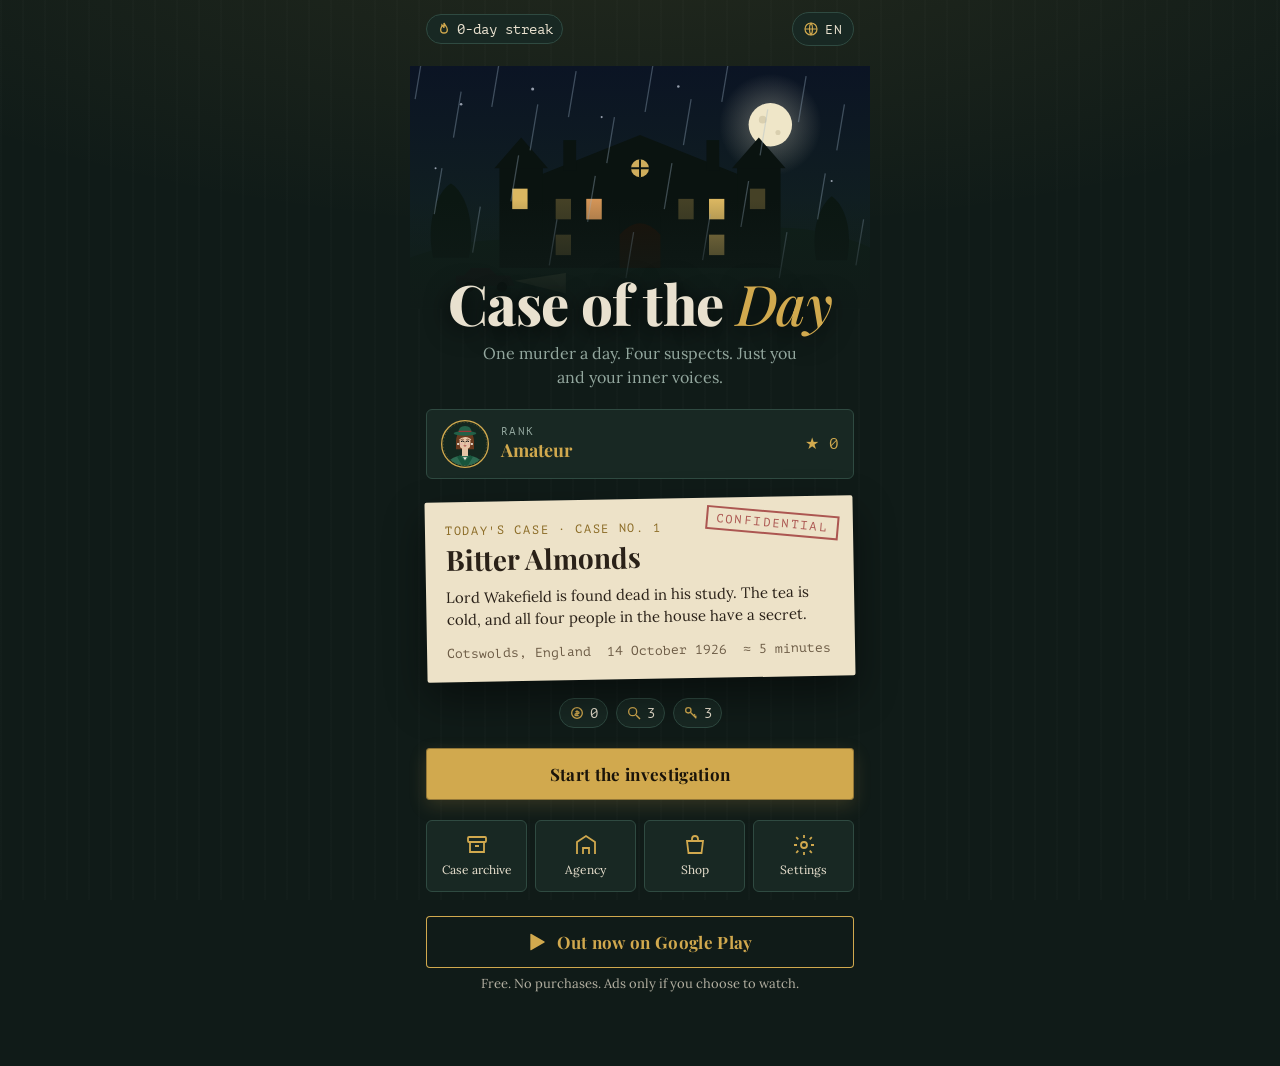
<file: index.html>
<!doctype html><html lang="en"><head><meta charset="utf-8">
<meta name="viewport" content="width=device-width,initial-scale=1,viewport-fit=cover,user-scalable=no">
<meta name="theme-color" content="#101b18">
<title>Case of the Day</title>
<style>html{background:#101b18}:root{padding-top:env(safe-area-inset-top,0px);padding-bottom:env(safe-area-inset-bottom,0px)}body{margin:0;overscroll-behavior:none}img{max-width:100%}</style>
<meta name="description" content="A cozy 1920s mystery: one new case every day. Search the scene, catch the lie, name the culprit. Free in your browser.">
<meta property="og:title" content="Case of the Day">
<meta property="og:description" content="A cozy 1920s mystery: one new case every day. Search the scene, catch the lie, name the culprit. Free in your browser.">
<meta property="og:type" content="website">
<meta property="og:url" content="https://frameoneproduction-hash.github.io/case-of-the-day/">
<meta property="og:image" content="https://frameoneproduction-hash.github.io/case-of-the-day/og-image.png">
<meta name="twitter:card" content="summary_large_image">
<link rel="icon" type="image/png" href="icon.png">
</head><body>
<link rel="stylesheet" href="fonts.css">
<link rel="stylesheet" href="css/app.css">

<div class="app" id="app">

  <!-- HOME -->
  <section id="s-home" hidden>
    <div class="title-top">
      <span class="chip" id="home-streak-chip"><svg viewBox="0 0 24 24" fill="none" stroke="currentColor" stroke-width="2"><path d="M12 3c1 4 5 5 5 10a5 5 0 0 1-10 0c0-3 2-4 2-7 1 1 2 2 3 4 0-3 0-5 0-7Z"/></svg><span id="home-streak"></span></span>
      <button class="lang-btn" data-open-lang><svg viewBox="0 0 24 24" fill="none" stroke="currentColor" stroke-width="1.8"><circle cx="12" cy="12" r="9"/><path d="M3 12h18M12 3c3 3.2 3 14.8 0 18M12 3c-3 3.2-3 14.8 0 18"/></svg><span class="lang-code">RU</span></button>
    </div>
    <div class="hero" aria-hidden="true">
      <svg viewBox="0 0 360 190">
        <defs>
          <linearGradient id="sky" x1="0" y1="0" x2="0" y2="1"><stop offset="0" stop-color="#0b1424"/><stop offset="1" stop-color="#14261f"/></linearGradient>
          <radialGradient id="moonglow" cx=".5" cy=".5" r=".5"><stop offset="0" stop-color="#f3ecd2" stop-opacity=".35"/><stop offset="1" stop-color="#f3ecd2" stop-opacity="0"/></radialGradient>
          <linearGradient id="fade" x1="0" y1="0" x2="0" y2="1"><stop offset=".55" stop-color="#101b18" stop-opacity="0"/><stop offset="1" stop-color="#101b18"/></linearGradient>
          <clipPath id="heroclip"><rect width="360" height="190"/></clipPath>
        </defs>
        <rect width="360" height="190" fill="url(#sky)"/>
        <circle cx="282" cy="46" r="40" fill="url(#moonglow)"/><circle cx="282" cy="46" r="17" fill="#efe6c8"/>
        <circle cx="276" cy="42" r="3" fill="#d9cfaf"/><circle cx="288" cy="52" r="2" fill="#d9cfaf"/>
        <g fill="#cfd7e6" opacity=".7"><circle cx="40" cy="30" r="1"/><circle cx="96" cy="18" r="1.2"/><circle cx="150" cy="40" r=".8"/><circle cx="210" cy="16" r="1"/><circle cx="330" cy="90" r=".8"/><circle cx="20" cy="80" r=".8"/></g>
        <path d="M0 150q60-22 120-10t120-6 120 8v48H0Z" fill="#0f1f19"/>
        <path d="M18 150c-6-30 4-52 14-58 10 6 20 28 14 58Z" fill="#0b1712"/><path d="M318 152c-5-26 4-44 12-50 9 6 17 24 12 50Z" fill="#0b1712"/>
        <g fill="#0a1310"><rect x="88" y="92" width="184" height="66"/><path d="M80 94 180 54 280 94Z"/><rect x="70" y="78" width="34" height="80"/><path d="M66 80 87 56 108 80Z"/><rect x="256" y="78" width="34" height="80"/><path d="M252 80 273 56 294 80Z"/><rect x="120" y="58" width="10" height="24"/><rect x="232" y="58" width="10" height="24"/><rect x="164" y="118" width="32" height="40"/></g>
        <path d="M164 158v-26q16-18 32 0v26" fill="#1a120a"/>
        <g fill="#f2c96a"><rect x="80" y="96" width="12" height="16" opacity=".9"/><rect x="114" y="104" width="12" height="16" opacity=".25"/><rect x="138" y="104" width="12" height="16" class="lit"/><rect x="210" y="104" width="12" height="16" opacity=".25"/><rect x="234" y="104" width="12" height="16" opacity=".9"/><rect x="266" y="96" width="12" height="16" opacity=".25"/><rect x="114" y="132" width="12" height="16" opacity=".25"/><rect x="234" y="132" width="12" height="16" opacity=".6"/><circle cx="180" cy="80" r="7" opacity=".85"/></g>
        <rect x="138" y="104" width="12" height="16" fill="#9c3434" opacity=".35"/><path d="M180 73v14M173 80h14" stroke="#0a1310" stroke-width="1.5"/>
        <g transform="translate(36 160)"><path d="M0 12h46l-4-8h-10l-6-6h-14l-6 6H0Z" fill="#161616"/><circle cx="10" cy="13" r="4" fill="#050505"/><circle cx="36" cy="13" r="4" fill="#050505"/><path d="M46 8l40-6v16Z" fill="#f2e3a6" opacity=".18"/></g>
        <g clip-path="url(#heroclip)" stroke="#9fb4c8" stroke-opacity=".35" stroke-width="1"><g class="rain"><path d="M10 -10l-6 36M40 20l-6 36M70 -4l-6 36M100 30l-6 36M130 4l-6 36M160 40l-6 36M190 0l-6 36M220 26l-6 36M250 -8l-6 36M280 34l-6 36M310 8l-6 36M340 30l-6 36"/><path d="M25 80l-6 36M55 110l-6 36M85 70l-6 36M115 120l-6 36M145 86l-6 36M175 130l-6 36M205 76l-6 36M235 116l-6 36M265 90l-6 36M295 130l-6 36M325 84l-6 36M355 120l-6 36"/></g></g>
        <rect width="360" height="190" fill="url(#fade)"/>
      </svg>
    </div>
    <div class="brand-wrap">
      <div class="brand" data-i18n-html="brand"></div>
      <p class="tagline" data-i18n="tagline"></p>
    </div>
    <div class="rank-card" id="home-rank"></div>
    <button class="offer-banner" id="home-offer" data-act="shop" hidden></button>
    <div class="gift-line" id="home-gift" hidden></div>
    <article class="case-card" id="home-case"></article>
    <div class="home-stats">
      <span class="chip"><svg viewBox="0 0 24 24" fill="none" stroke="currentColor" stroke-width="2"><circle cx="12" cy="12" r="8"/><path d="M12 8v8M9.5 10h4a1.5 1.5 0 0 1 0 3h-3a1.5 1.5 0 0 0 0 3h4"/></svg><span id="home-coins">0</span></span>
      <span class="chip"><svg viewBox="0 0 24 24" fill="none" stroke="currentColor" stroke-width="2"><circle cx="10" cy="10" r="6"/><path d="m15 15 6 6"/></svg><span id="home-hints">3</span></span>
      <span class="chip"><svg viewBox="0 0 24 24" fill="none" stroke="currentColor" stroke-width="2"><circle cx="8" cy="8" r="4"/><path d="M11 11l9 9M16 16l2-2M18 18l2-2"/></svg><span id="home-keys">3</span></span>
    </div>
    <button class="btn wide" id="btn-daily"></button>
    <button class="arch-hint" id="home-arch-hint" hidden></button>
    <div class="home-nav">
      <button class="icon-btn" id="btn-archive"><svg viewBox="0 0 24 24" fill="none" stroke="currentColor" stroke-width="1.8"><rect x="3" y="4" width="18" height="5" rx="1"/><path d="M5 9v10h14V9M10 13h4"/></svg><span data-i18n="archive"></span></button>
      <button class="icon-btn" id="btn-agency"><svg viewBox="0 0 24 24" fill="none" stroke="currentColor" stroke-width="1.8"><path d="M3 21V9l9-6 9 6v12"/><path d="M9 21v-6h6v6"/></svg><span data-i18n="agency"></span></button>
      <button class="icon-btn" id="btn-shop"><svg viewBox="0 0 24 24" fill="none" stroke="currentColor" stroke-width="1.8"><path d="M4 8h16l-1.5 12h-13Z"/><path d="M9 8V6a3 3 0 0 1 6 0v2"/></svg><span data-i18n="shop"></span></button>
      <button class="icon-btn" id="btn-settings"><svg viewBox="0 0 24 24" fill="none" stroke="currentColor" stroke-width="1.8"><circle cx="12" cy="12" r="3"/><path d="M12 2v3M12 19v3M4.2 4.2l2.1 2.1M17.7 17.7l2.1 2.1M2 12h3M19 12h3M4.2 19.8l2.1-2.1M17.7 6.3l2.1-2.1"/></svg><span data-i18n="settings"></span></button>
    </div>
  </section>

  <!-- INTRO -->
  <section id="s-intro" hidden>
    <div class="eyebrow" id="intro-eyebrow"></div>
    <h2 style="font-size:30px" id="intro-title"></h2>
    <div class="narr" id="intro-text"></div>
    <div class="cast" id="intro-cast"></div>
    <div class="howto" id="intro-howto" hidden></div>
    <div class="voice static" id="intro-voice"></div>
    <div id="intro-disguise"></div>
    <button class="btn wide" id="btn-enter" data-i18n="enter"></button>
    <button class="btn ghost wide" data-go="home" data-i18n="home"></button>
  </section>

  <!-- SEARCH -->
  <section id="s-search" hidden style="padding-top:0">
    <header class="topbar">
      <button class="back" data-go="home" data-i18n-aria="home">‹</button>
      <h1 id="search-title"></h1>
      <div class="chips">
        <span class="timer" id="search-timer">1:15</span>
        <button class="chip btnlike" id="search-hint"><svg viewBox="0 0 24 24" fill="none" stroke="currentColor" stroke-width="2"><circle cx="10" cy="10" r="6"/><path d="m15 15 6 6"/></svg><span id="search-hints">3</span></button>
      </div>
    </header>
    <div class="search-count" id="search-count"></div>
    <div class="scene-wrap" id="search-scene"></div>
    <p style="color:var(--muted);font-size:14px;margin:12px 0 0" data-i18n="searchHelp"></p>
  </section>

  <!-- MINI-GAME -->
  <section id="s-mini" hidden>
    <div class="mini-head">
      <div><div class="eyebrow" id="mini-eyebrow"></div><h2 style="font-size:26px;margin-top:4px" id="mini-title"></h2></div>
      <span class="chip"><svg viewBox="0 0 24 24" fill="none" stroke="currentColor" stroke-width="2"><circle cx="10" cy="10" r="6"/><path d="m15 15 6 6"/></svg><span id="mini-hints">3</span></span>
    </div>
    <p style="margin:0;color:var(--muted)" id="mini-help"></p>
    <div class="mini-box" id="mini-box"></div>
    <div class="finding mini-result" id="mini-result" hidden></div>
    <button class="btn ghost wide" id="mini-hint" data-i18n="miniHint"></button>
    <button class="btn wide" id="mini-next" data-i18n="next" hidden></button>
  </section>

  <!-- FINDINGS -->
  <section id="s-findings" hidden>
    <div class="eyebrow" data-i18n="searchDone"></div>
    <h2 style="font-size:28px" data-i18n="findingsTitle"></h2>
    <div style="display:grid;gap:10px" id="findings-list"></div>
    <button class="btn wide" id="btn-to-hub" data-i18n="toHub"></button>
  </section>

  <!-- HUB -->
  <section id="s-hub" hidden style="padding-top:0">
    <header class="topbar">
      <button class="back" data-go="home" data-i18n-aria="home">‹</button>
      <h1 id="hub-title"></h1>
      <div class="chips">
        <button class="chip btnlike" id="hub-hint"><svg viewBox="0 0 24 24" fill="none" stroke="currentColor" stroke-width="2"><circle cx="10" cy="10" r="6"/><path d="m15 15 6 6"/></svg><span id="hub-hints">3</span></button>
        <span class="chip"><svg viewBox="0 0 24 24" fill="none" stroke="currentColor" stroke-width="2"><circle cx="12" cy="12" r="8"/><path d="M12 8v8M9.5 10h4a1.5 1.5 0 0 1 0 3h-3a1.5 1.5 0 0 0 0 3h4"/></svg><span id="hub-coins">0</span></span>
      </div>
    </header>
    <div class="stage">
      <div id="tab-scene" hidden>
        <div class="hintline"><span data-i18n="sceneHelp"></span></div>
        <div class="token-line" id="token-line"></div>
        <div class="scene-wrap" id="hub-scene" style="margin-top:12px"></div>
      </div>
      <div id="tab-suspects">
        <div class="hintline"><span data-i18n="suspectsHelp"></span></div>
        <div class="suspects" id="suspects" style="margin-top:12px"></div>
      </div>
      <div id="tab-notes" hidden>
        <div class="hintline"><span data-i18n="notesHelp"></span></div>
        <div class="notebook" id="notebook" style="margin-top:12px"></div>
      </div>
    </div>
    <nav class="tabbar">
      <div class="tabbar-in" role="tablist">
        <button class="tab" role="tab" data-tab="scene"><svg viewBox="0 0 24 24" fill="none" stroke="currentColor" stroke-width="1.8"><circle cx="10" cy="10" r="6"/><path d="m15 15 6 6"/></svg><span class="lbl" data-i18n="tabScene"></span></button>
        <button class="tab" role="tab" data-tab="suspects"><svg viewBox="0 0 24 24" fill="none" stroke="currentColor" stroke-width="1.8"><circle cx="9" cy="8" r="3.5"/><path d="M2.5 20c.8-4 3.4-6 6.5-6s5.7 2 6.5 6"/><circle cx="17" cy="9" r="2.5"/><path d="M17 14c2.3 0 4 1.5 4.5 4.5"/></svg><span class="lbl" data-i18n="tabSus"></span><span class="badge" id="badge-sus" hidden></span></button>
        <button class="tab" role="tab" data-tab="notes"><svg viewBox="0 0 24 24" fill="none" stroke="currentColor" stroke-width="1.8"><path d="M5 3h12a2 2 0 0 1 2 2v16H7a2 2 0 0 1-2-2Z"/><path d="M9 8h6M9 12h6M9 16h4"/></svg><span class="lbl" data-i18n="tabNotes"></span></button>
        <button class="btn accuse-btn" id="btn-accuse" data-i18n="accuse"></button>
      </div>
    </nav>
  </section>

  <!-- ACCUSE -->
  <section id="s-accuse" hidden>
    <div>
      <div class="eyebrow" data-i18n="accEyebrow"></div>
      <h2 style="font-size:28px;margin-top:6px" data-i18n="accTitle"></h2>
    </div>
    <div class="attempts" id="attempts"></div>
    <div class="pick-grid" id="pick-sus"></div>
    <div class="verdict" id="verdict" role="status" hidden></div>
    <div id="ev-wrap" hidden>
      <div class="prove-head"><h3 style="font-size:19px" data-i18n="prove"></h3><span id="prove-count">0 / 2</span></div>
      <div class="ev-list" id="pick-ev"></div>
    </div>
    <button class="btn ghost wide" id="btn-ask-logic" data-act="ask-logic" data-i18n="askLogic" hidden></button>
    <button class="btn wide" id="btn-confirm" disabled data-i18n="confirm"></button>
    <button class="btn ghost wide" data-go="hub" data-i18n="back"></button>
  </section>

  <!-- RESULT -->
  <section id="s-result" hidden>
    <div class="result-hero"><div id="r-portrait"></div><div class="stamp" id="r-stamp"></div></div>
    <div class="stars" id="r-stars"></div><ul class="star-why" id="r-why"></ul>
    <div class="reward-row">
      <div class="reward"><b id="r-coins">0</b><span data-i18n="rCoins"></span></div>
      <div class="reward"><b id="r-time">0:00</b><span data-i18n="rTime"></span></div>
      <div class="reward"><b id="r-lies">0/0</b><span>💥</span></div>
    </div>
    <p class="arch-note" id="r-arch" hidden></p>
    <div class="solution" id="r-solution"></div>
    <button class="btn wide" id="btn-double" data-act="double" hidden></button>
    <div class="share-box">
      <div class="eyebrow" data-i18n="brag"></div>
      <pre id="r-share"></pre>
      <button class="btn" id="btn-share" data-i18n="shareBtn"></button>
    </div>
    <button class="agency-progress" id="r-agency" data-go="agency"></button>
    <div class="countdown" id="r-count"><span id="r-next-lbl" data-i18n="nextIn"></span> <b id="r-next">--:--:--</b></div>
    <div class="notif-ask" id="r-notif" hidden></div>
    <form class="feedback" id="fb">
      <h3 data-i18n="fbTitle"></h3>
      <div class="rate" id="fb-rate" role="group" data-i18n-aria="rateAria">
        <button type="button" data-r="1">1</button><button type="button" data-r="2">2</button><button type="button" data-r="3">3</button><button type="button" data-r="4">4</button><button type="button" data-r="5">5</button>
      </div>
      <label for="fb-text" data-i18n="fbLabel"></label>
      <textarea id="fb-text" maxlength="2000" data-i18n-ph="fbPh"></textarea>
      <button class="btn" type="submit" id="fb-send" data-i18n="fbSend"></button>
      <div class="fb-status" id="fb-status" role="status"></div>
    </form>
    <button class="btn ghost wide" data-go="home" data-i18n="home"></button>
  </section>

  <!-- AGENCY -->
  <section id="s-agency" hidden style="padding-top:0">
    <header class="topbar">
      <button class="back" data-go="home" data-i18n-aria="home">‹</button>
      <h1 data-i18n="agencyT"></h1>
      <div class="chips"><span class="chip"><svg viewBox="0 0 24 24" fill="none" stroke="currentColor" stroke-width="2"><circle cx="12" cy="12" r="8"/><path d="M12 8v8M9.5 10h4a1.5 1.5 0 0 1 0 3h-3a1.5 1.5 0 0 0 0 3h4"/></svg><span id="agency-coins">0</span></span></div>
    </header>
    <div id="agency-room"></div>
    <div><div class="eyebrow" data-i18n="agencyStory"></div><p style="margin:6px 0 0;color:var(--muted);font-size:15px" id="agency-intro"></p></div>
    <div class="rooms" id="agency-rooms"></div>
    <div id="agency-disguise"></div>
    <div><div class="eyebrow" style="margin-bottom:10px" data-i18n="trophies"></div><div class="trophies" id="agency-trophies"></div></div>
  </section>
</div>

<div class="voice-layer" id="voice-layer" aria-live="polite"></div>
<div id="overlay-root"></div>

<script src="js/ui-text.js"></script>
<script src="js/meta-text.js"></script>
<script src="js/minigames.js"></script>
<script src="js/portraits.js"></script>
<script src="js/scenes.js"></script>
<script src="js/audio.js"></script>
<script src="js/platform.js"></script>
<!-- Cases in the game. A new case is added here only after qa-tester ✅ (studio/design/case-pipeline.md); a file in cases/ alone does not reach players. -->
<script src="cases/case001.js"></script>
<script src="cases/case002.js"></script>
<script src="cases/case003.js"></script>
<script src="cases/case004.js"></script>
<script src="cases/case005.js"></script>
<script src="cases/case006.js"></script>
<script src="cases/case007.js"></script>
<script src="cases/case008.js"></script>
<script src="cases/case009.js"></script>
<script src="cases/case010.js"></script>
<script src="cases/case011.js"></script>
<script src="cases/case012.js"></script>
<script src="cases/case013.js"></script>
<script src="cases/case014.js"></script>
<script src="cases/case015.js"></script>
<script src="cases/case016.js"></script>
<script src="cases/case017.js"></script>
<script src="cases/case018.js"></script>
<script src="cases/case019.js"></script>
<script src="cases/case020.js"></script>
<script src="cases/case021.js"></script>
<script src="cases/case022.js"></script>
<script src="cases/case023.js"></script>
<script src="cases/case024.js"></script>
<script src="cases/case025.js"></script>
<script src="cases/case026.js"></script>
<script src="cases/case027.js"></script>
<script src="cases/case028.js"></script>
<script src="cases/case029.js"></script>
<script src="cases/case030.js"></script>
<script src="cases/case031.js"></script>
<script src="cases/case032.js"></script>
<script src="cases/case033.js"></script>
<script src="cases/case034.js"></script>
<script src="cases/case035.js"></script>
<script src="cases/case036.js"></script>
<script src="cases/case037.js"></script>
<script src="cases/case038.js"></script>
<script src="cases/case039.js"></script>
<script src="cases/case040.js"></script>
<script src="cases/case041.js"></script>
<script src="cases/case042.js"></script>
<script src="cases/case043.js"></script>
<script src="cases/case044.js"></script>
 
<script src="cases/case045.js"></script>
 
<script src="cases/case046.js"></script>
 
<script src="cases/case047.js"></script>
 
<script src="cases/case048.js"></script>
<script src="cases/case049.js"></script>
<script src="cases/case050.js"></script>
<script src="cases/case051.js"></script>
<script src="cases/case052.js"></script>
<script src="cases/case053.js"></script>
<script src="cases/case054.js"></script>
<script src="js/demo-config.js"></script>
<script src="js/game.js"></script>
<script src="js/demo-play.js"></script>

</body></html>
</file>
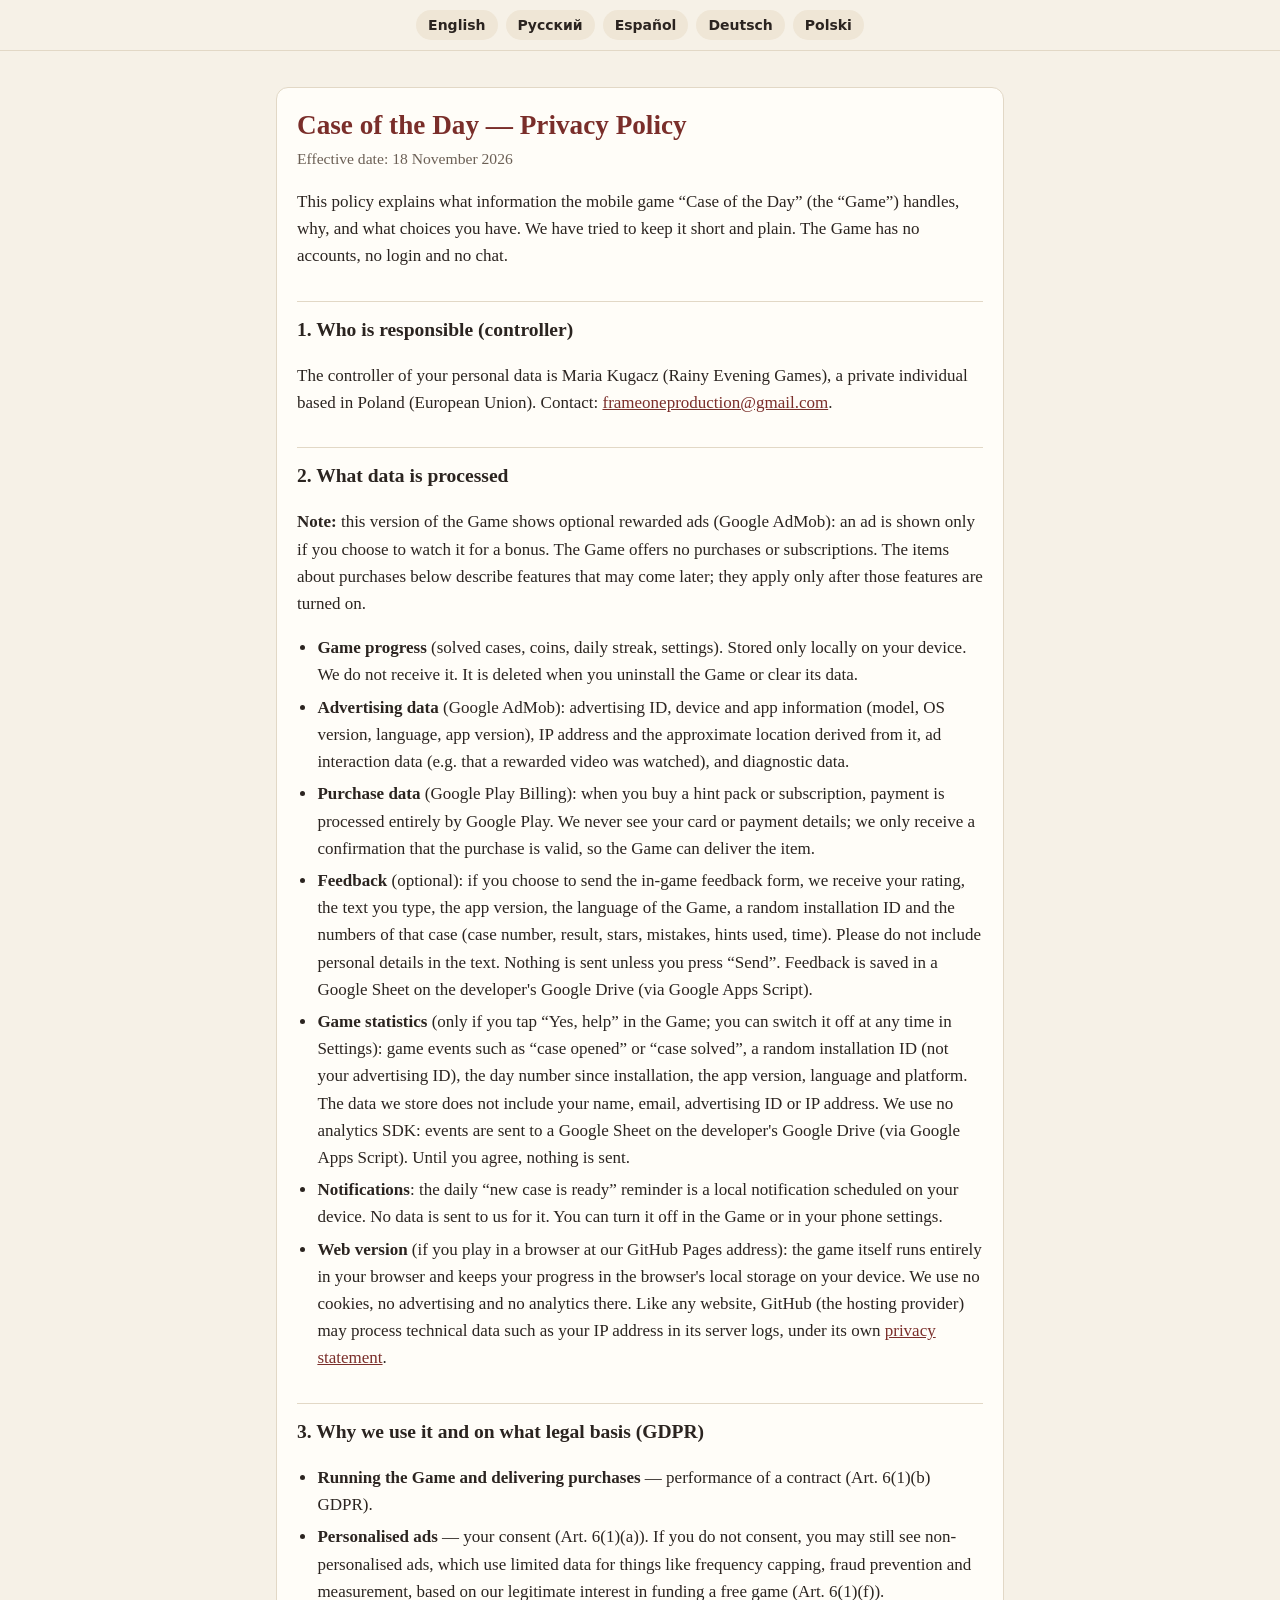
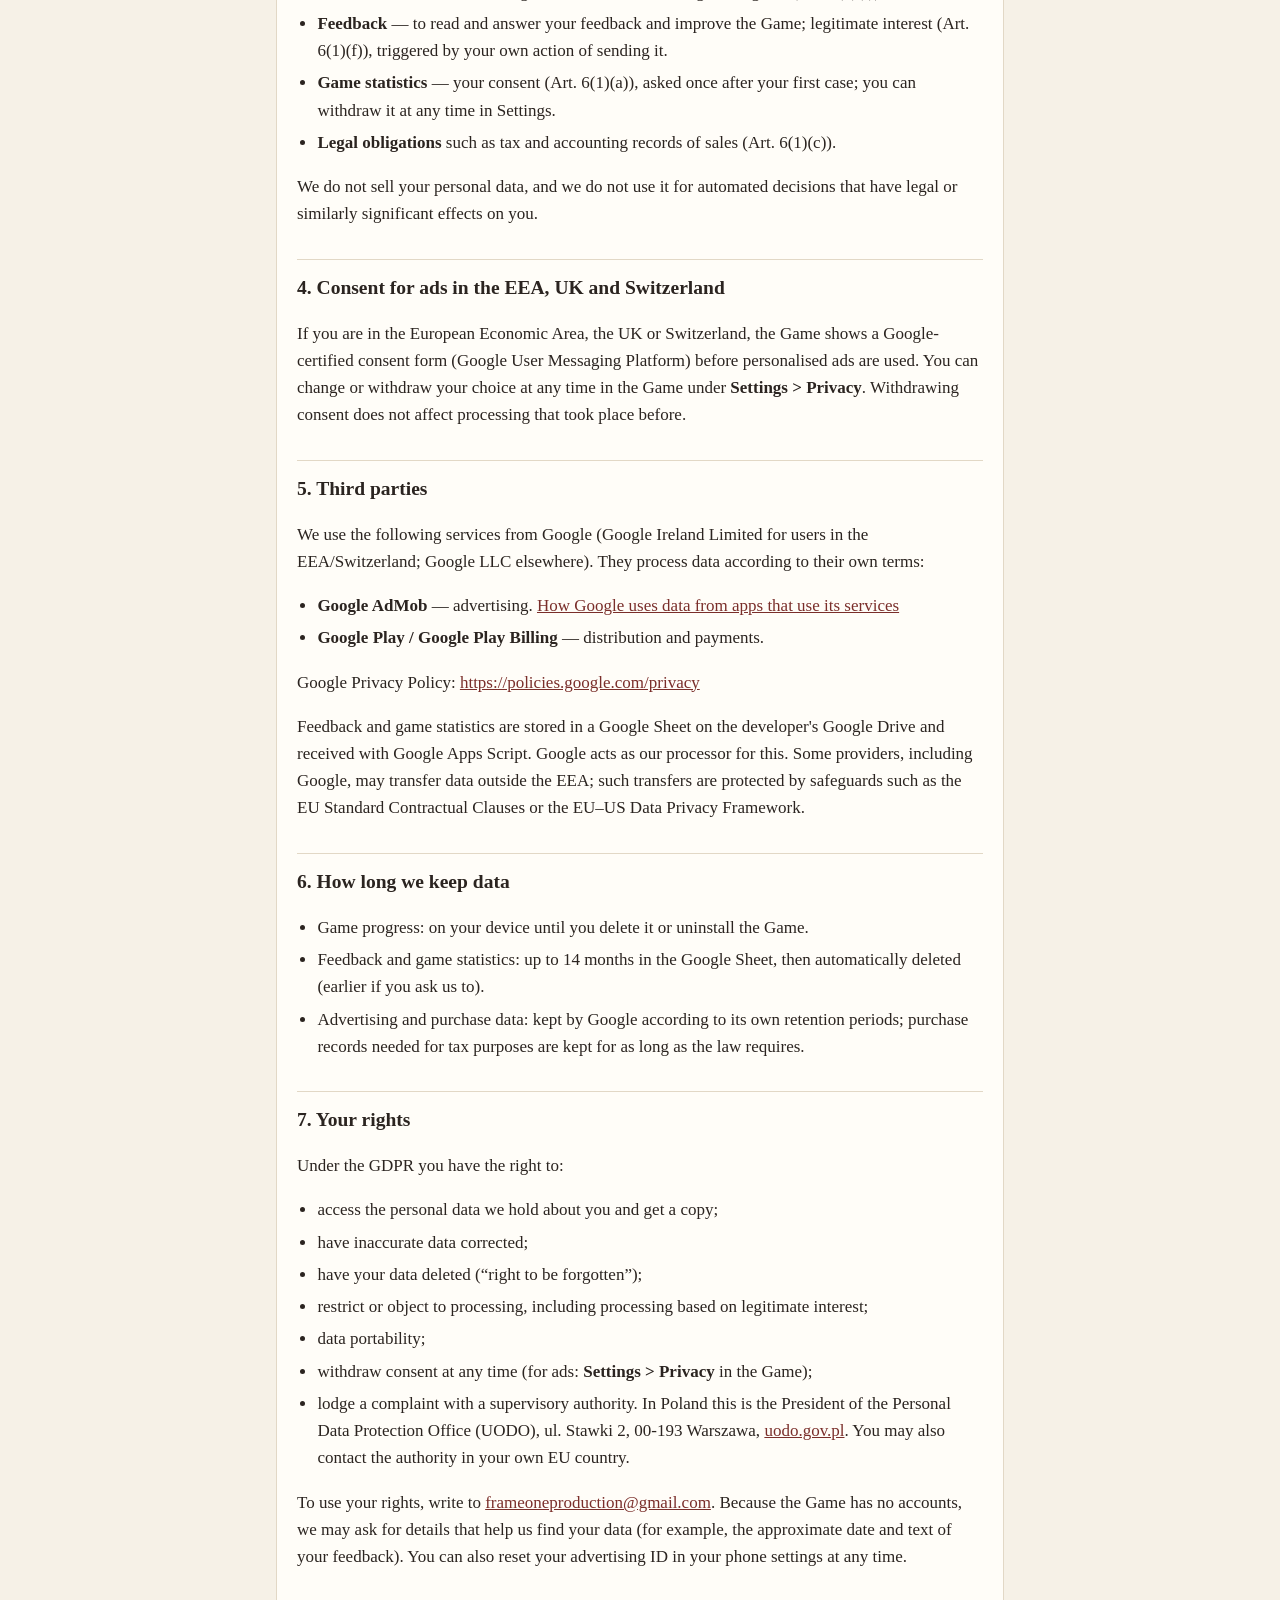
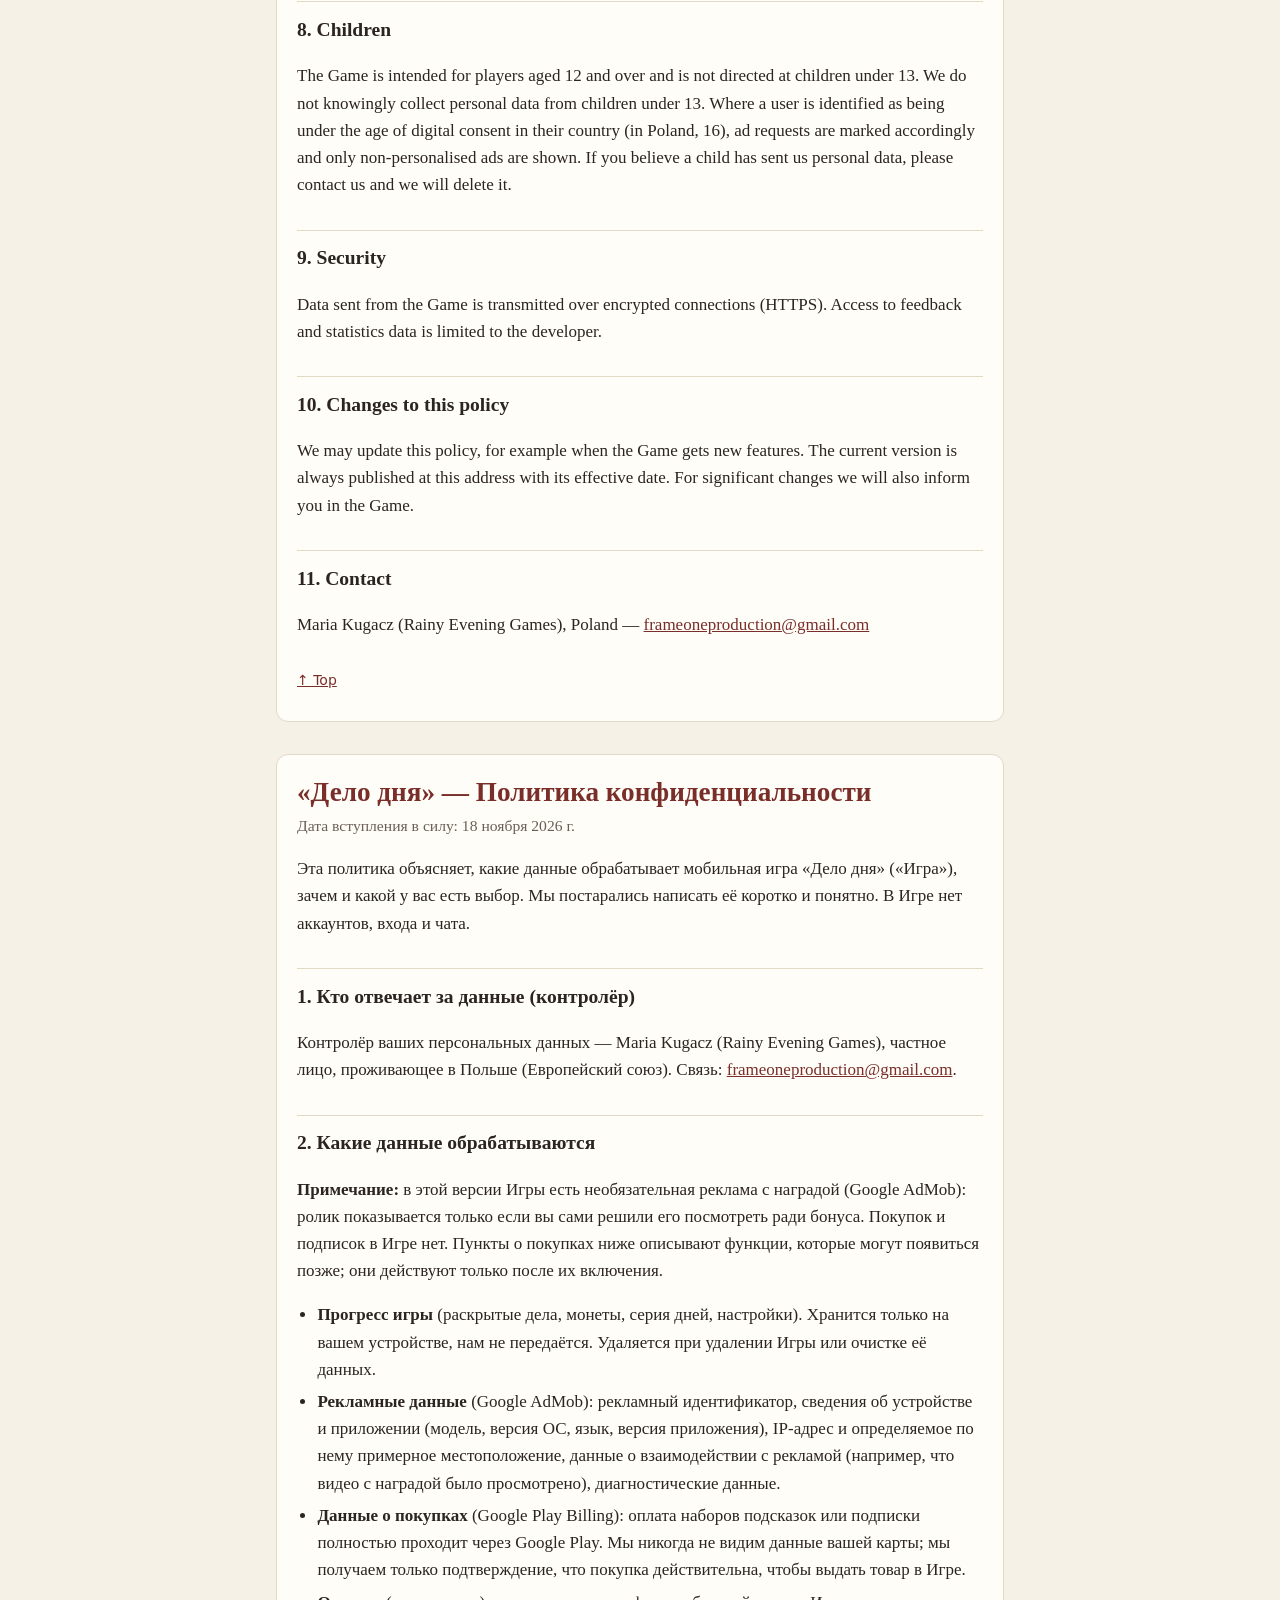
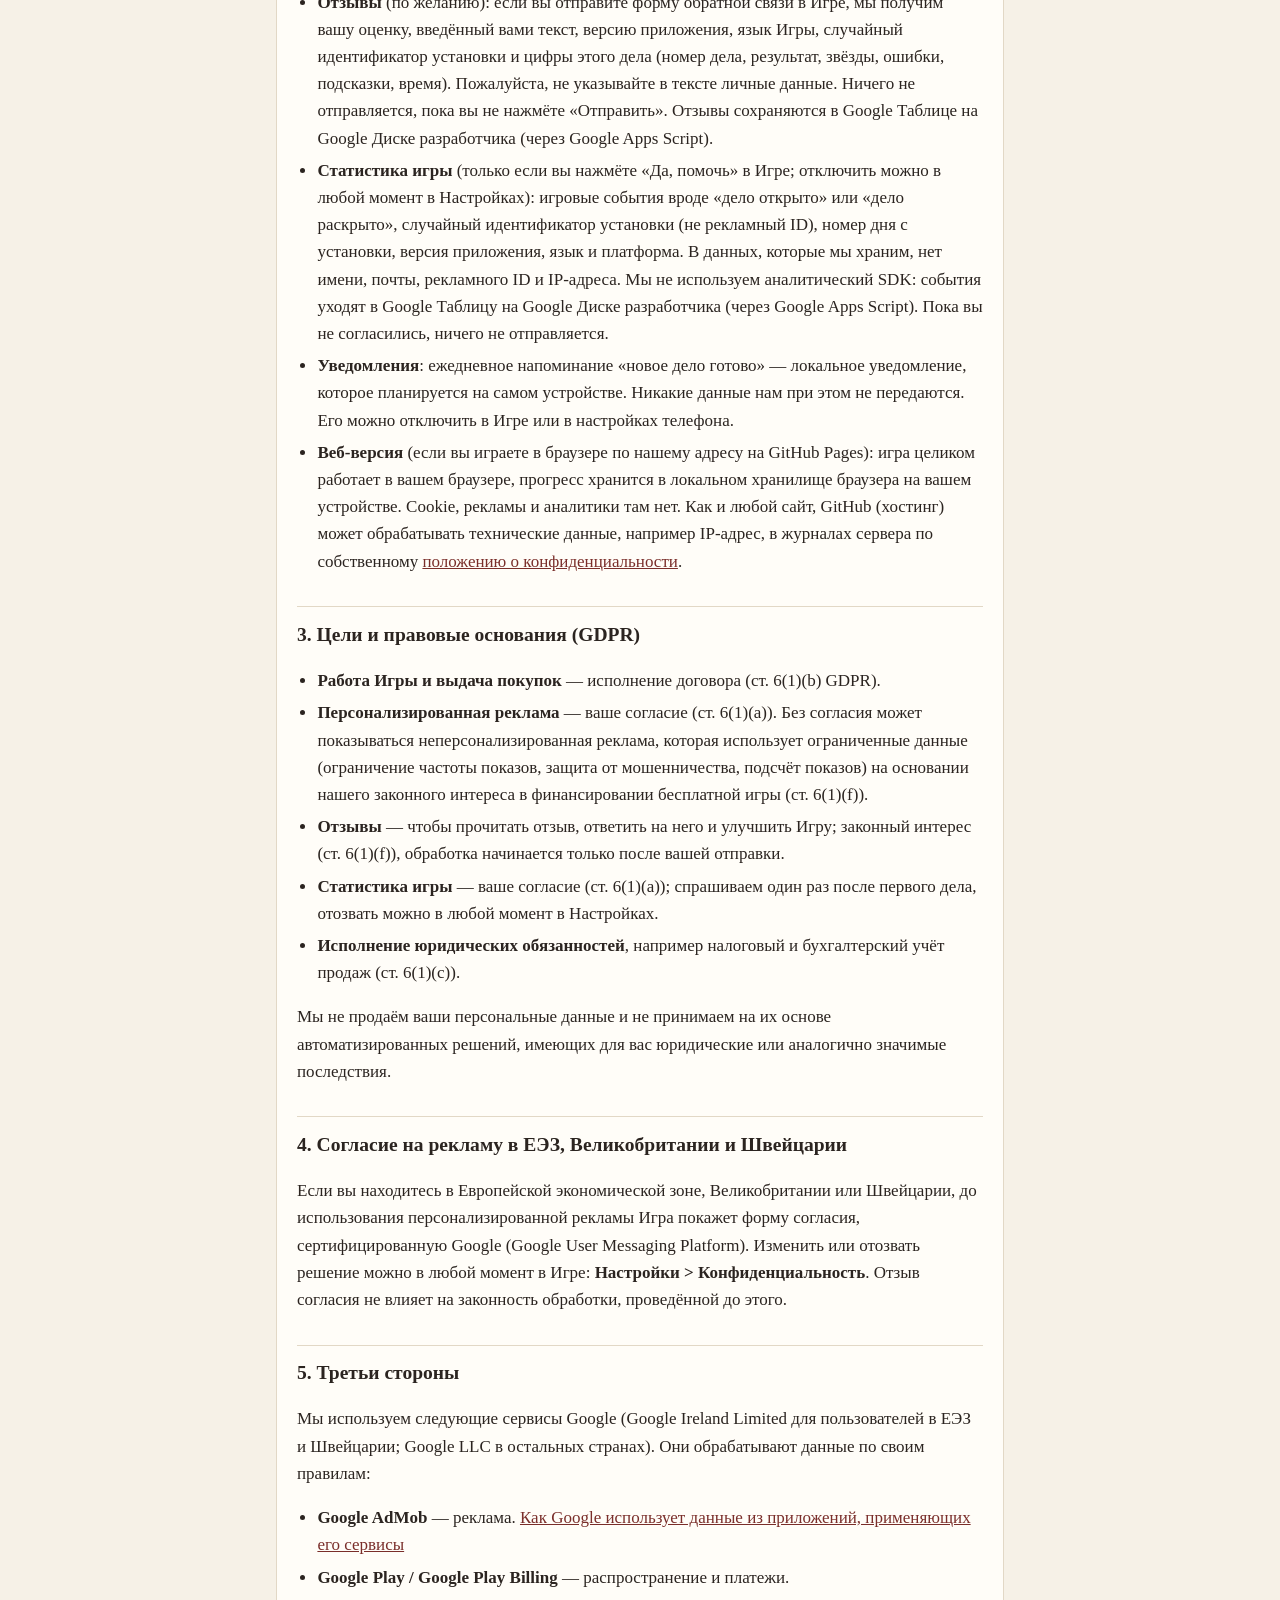
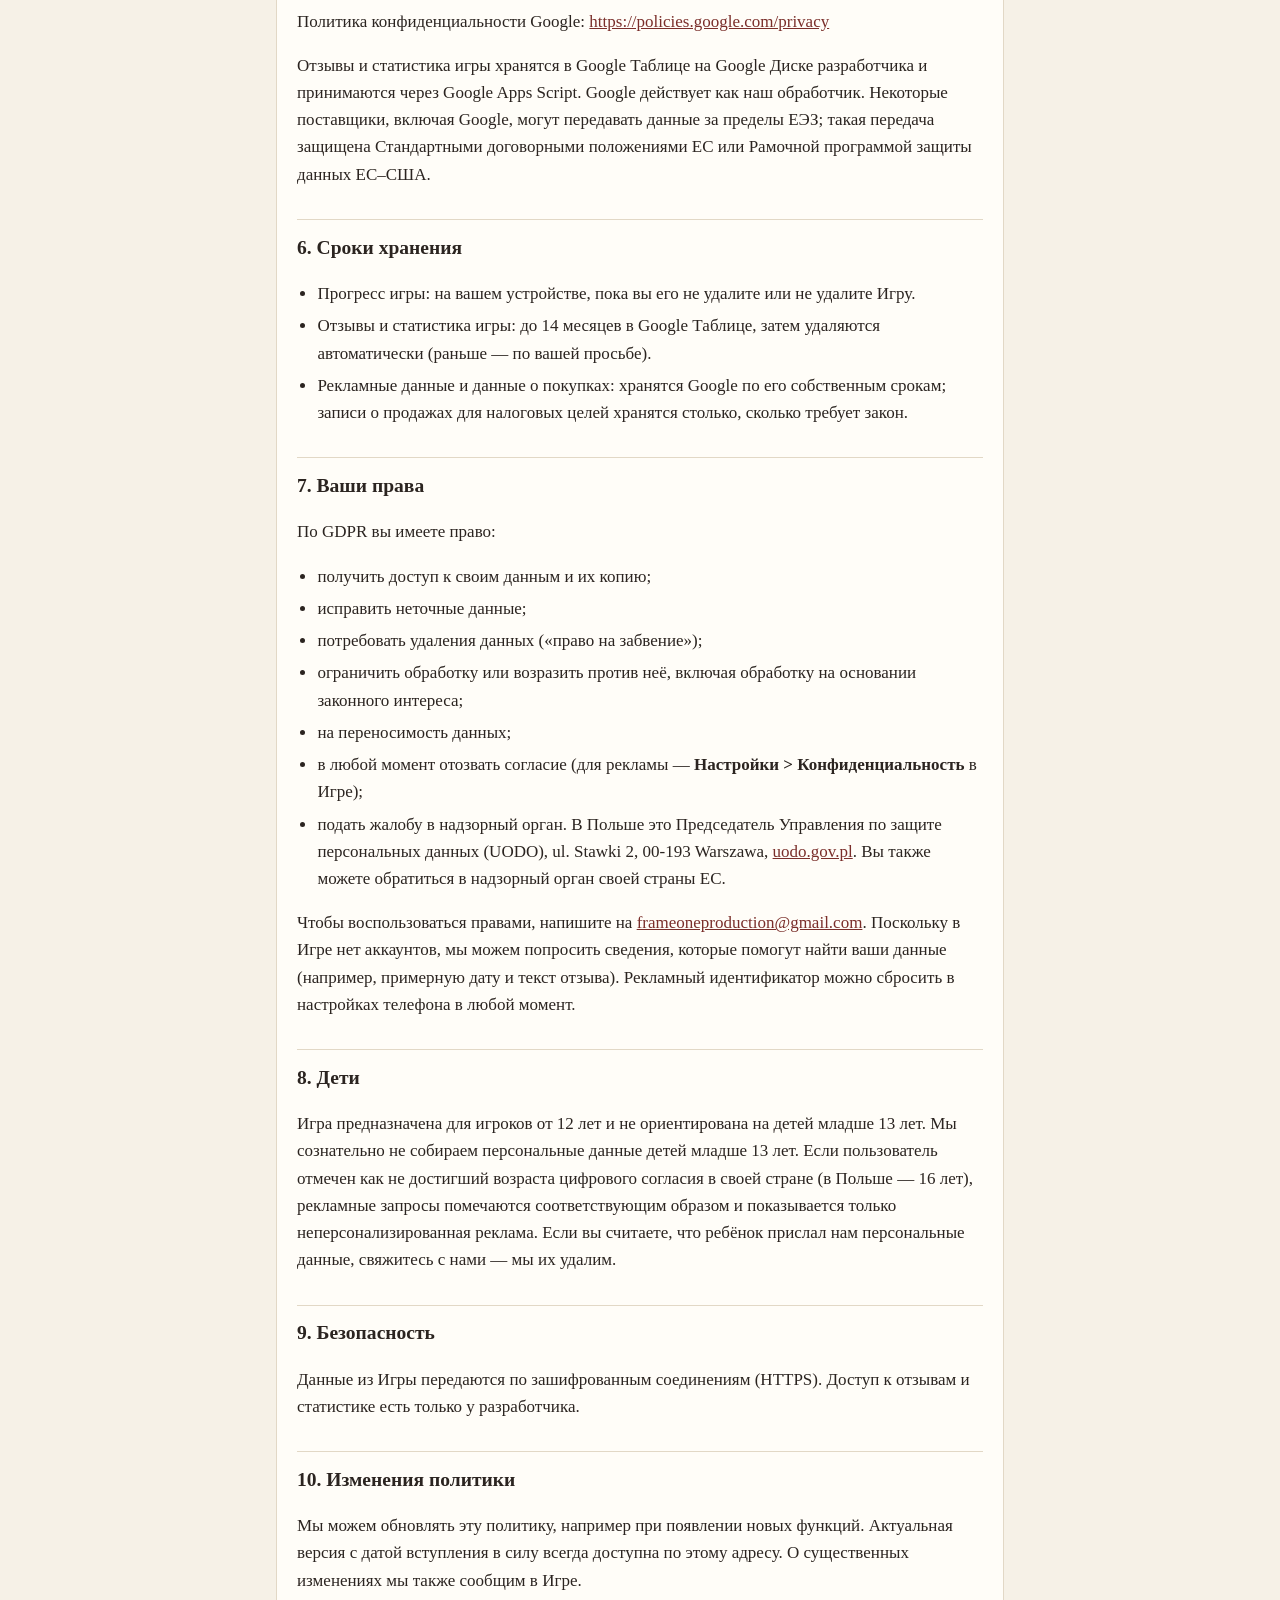
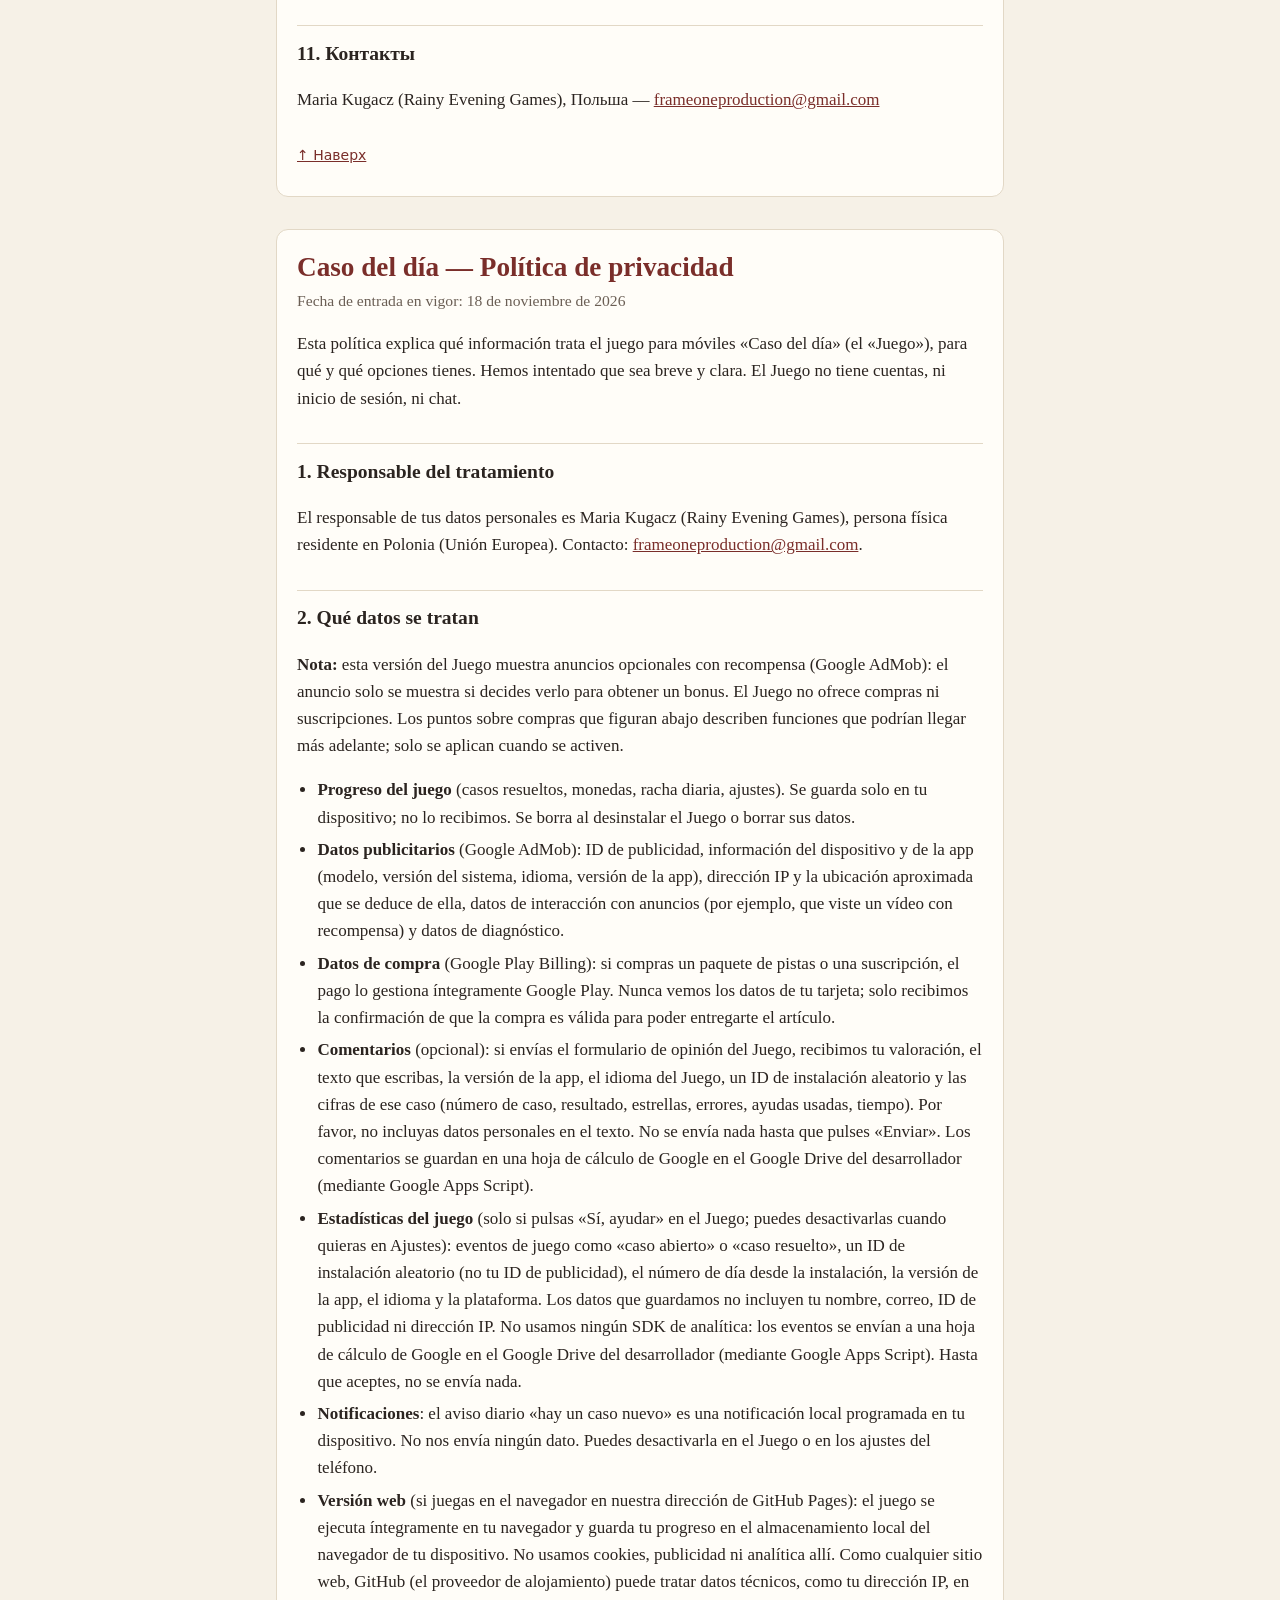
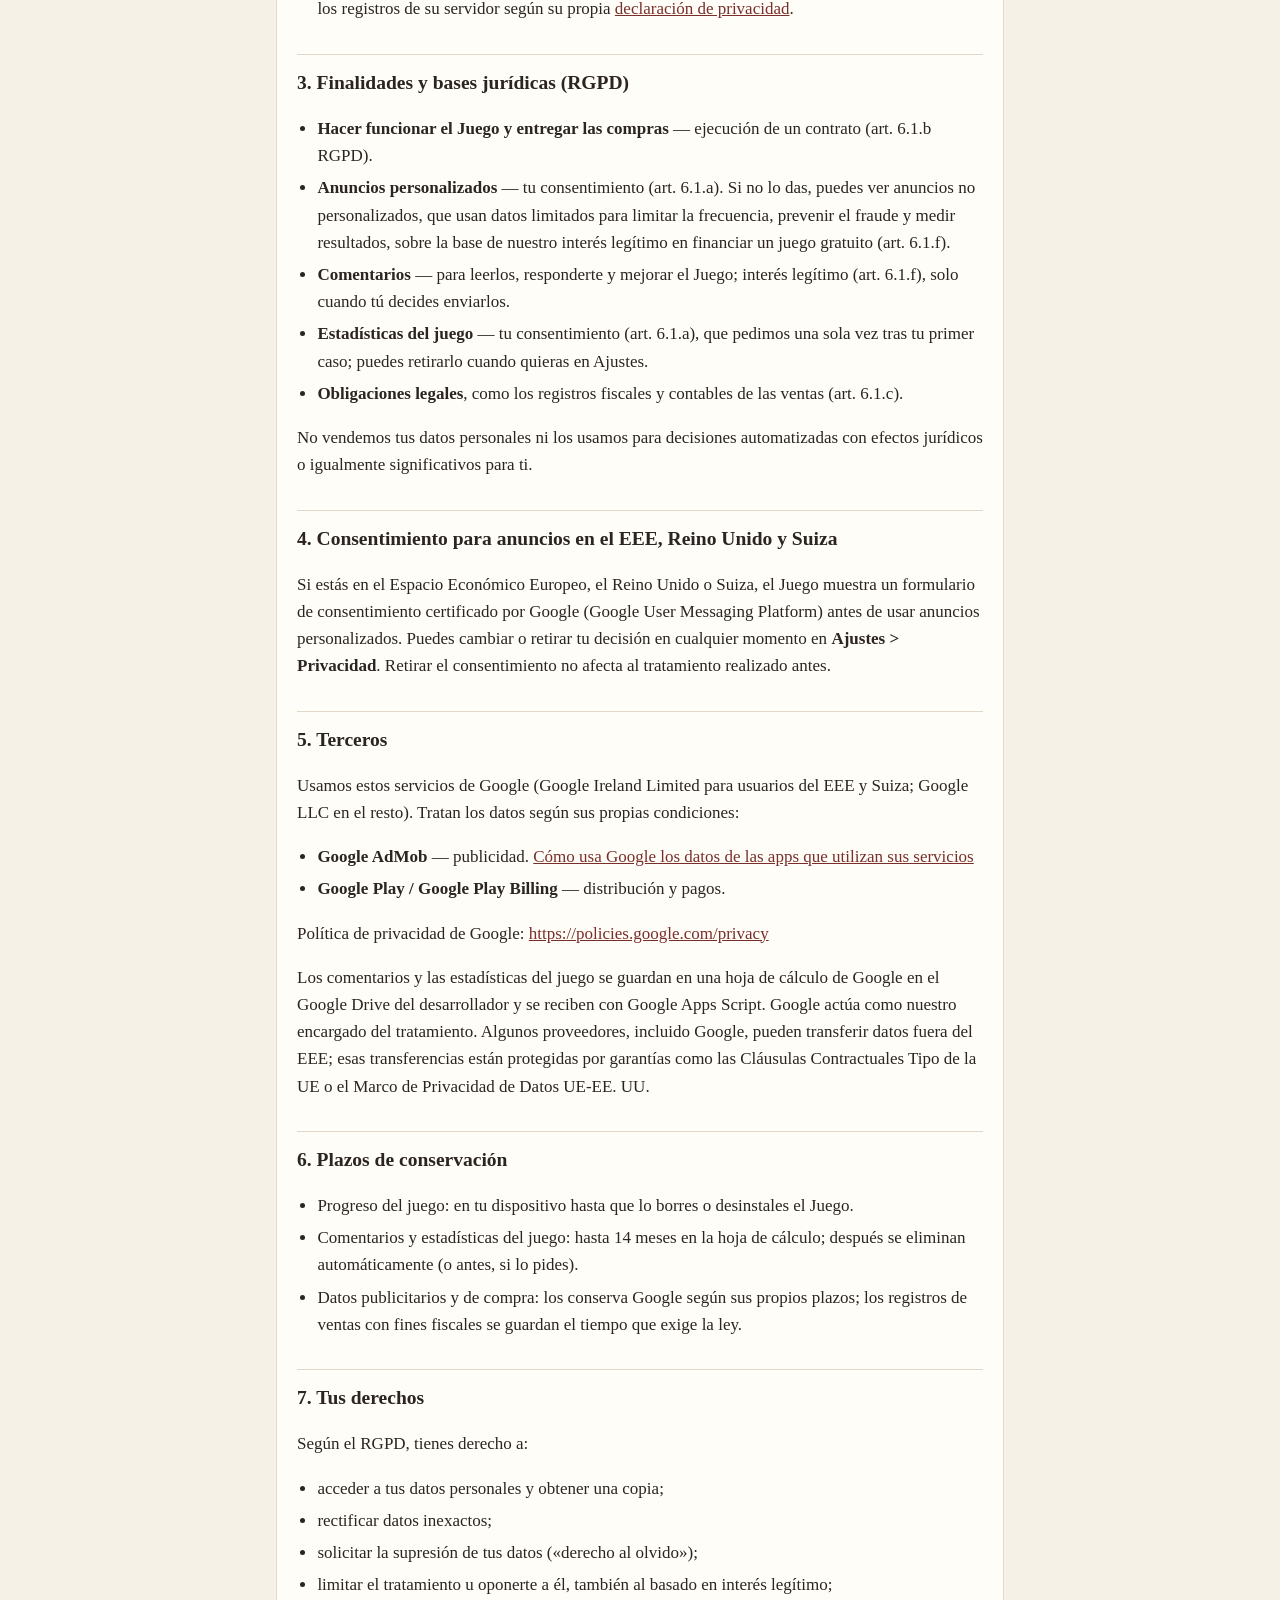
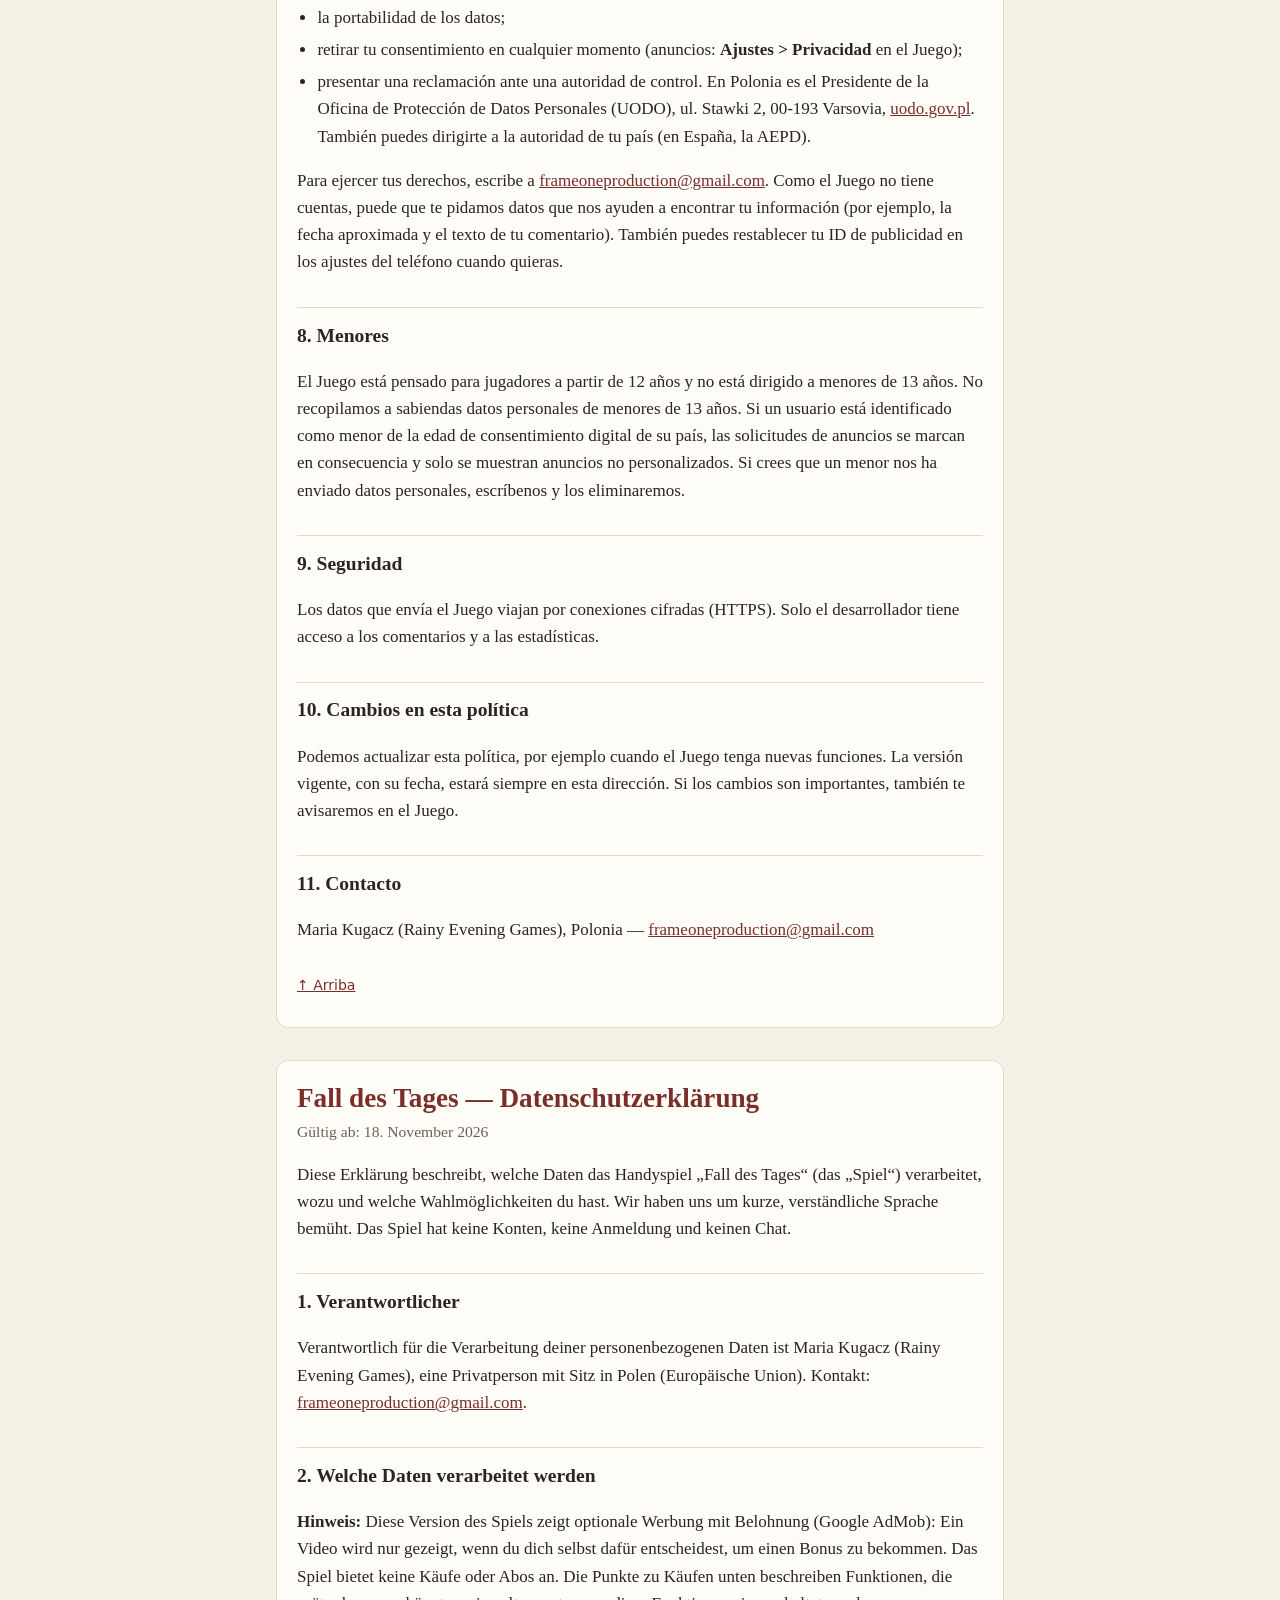
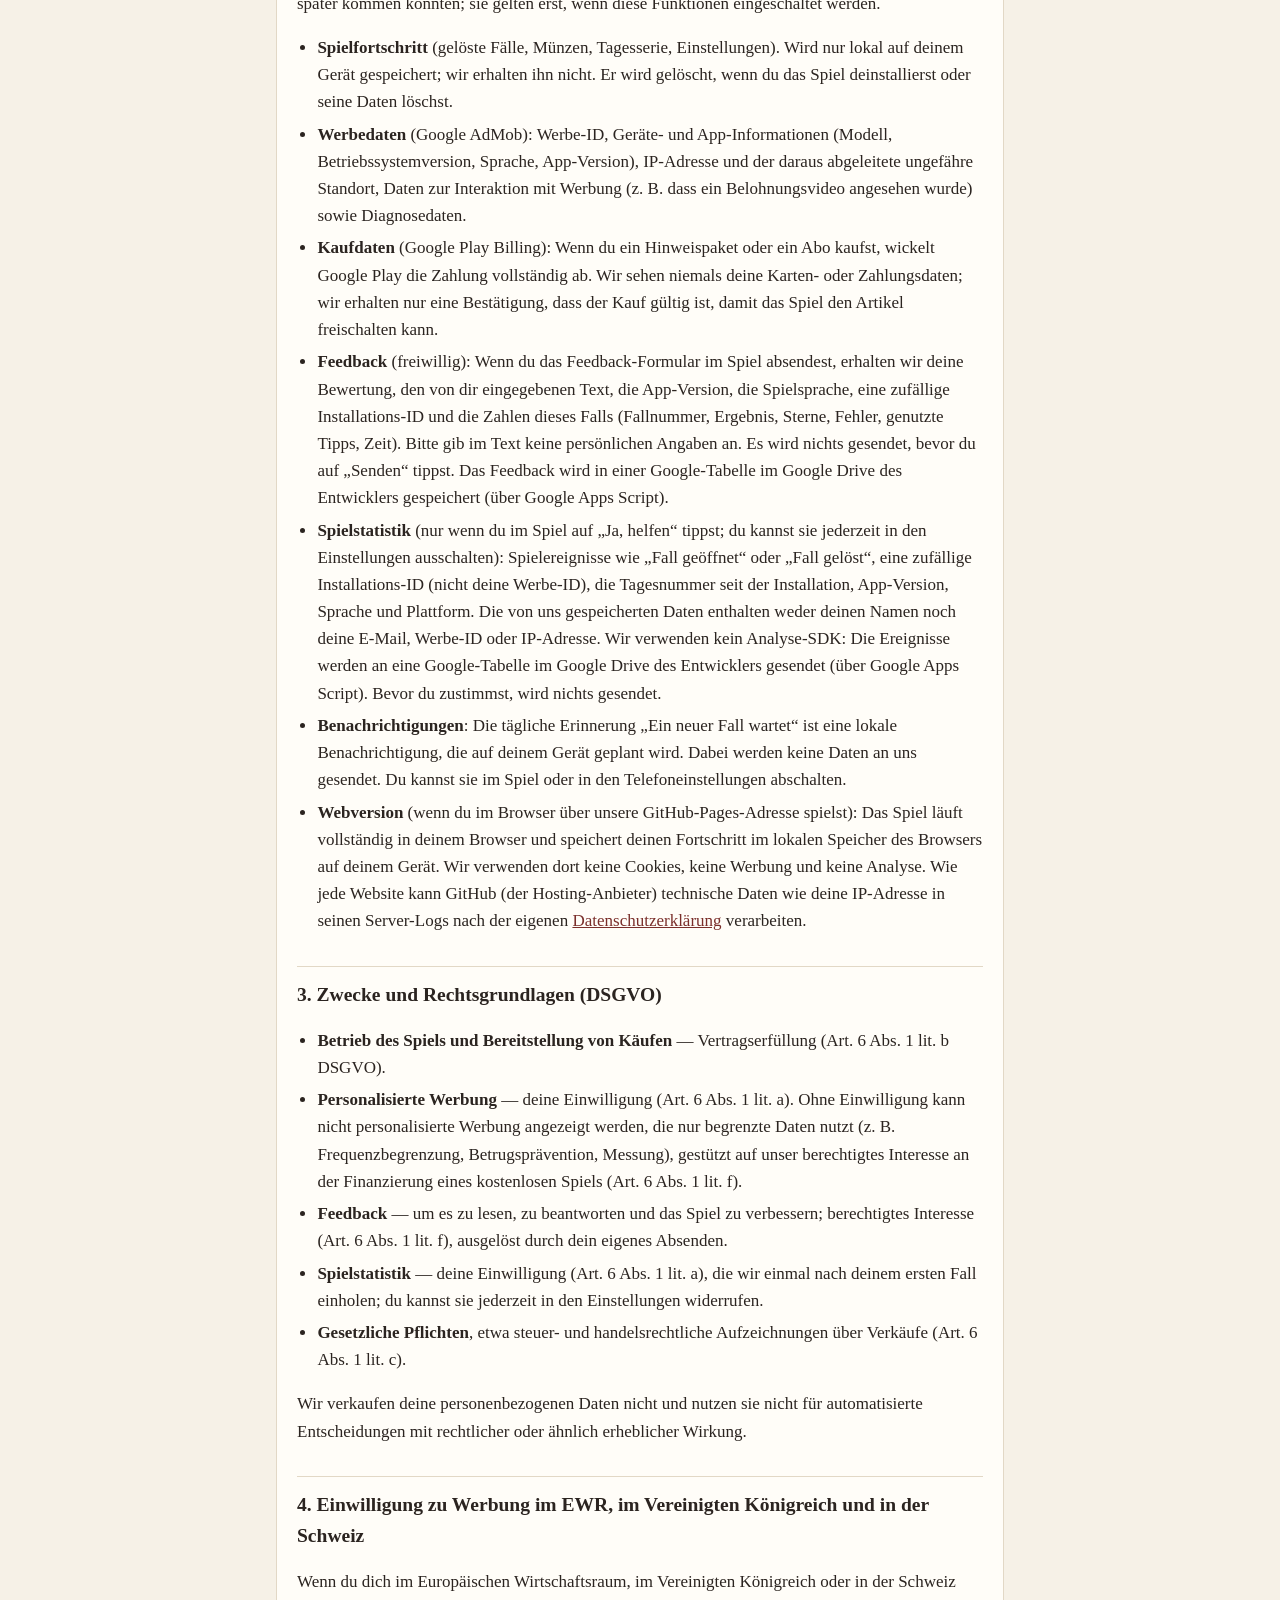
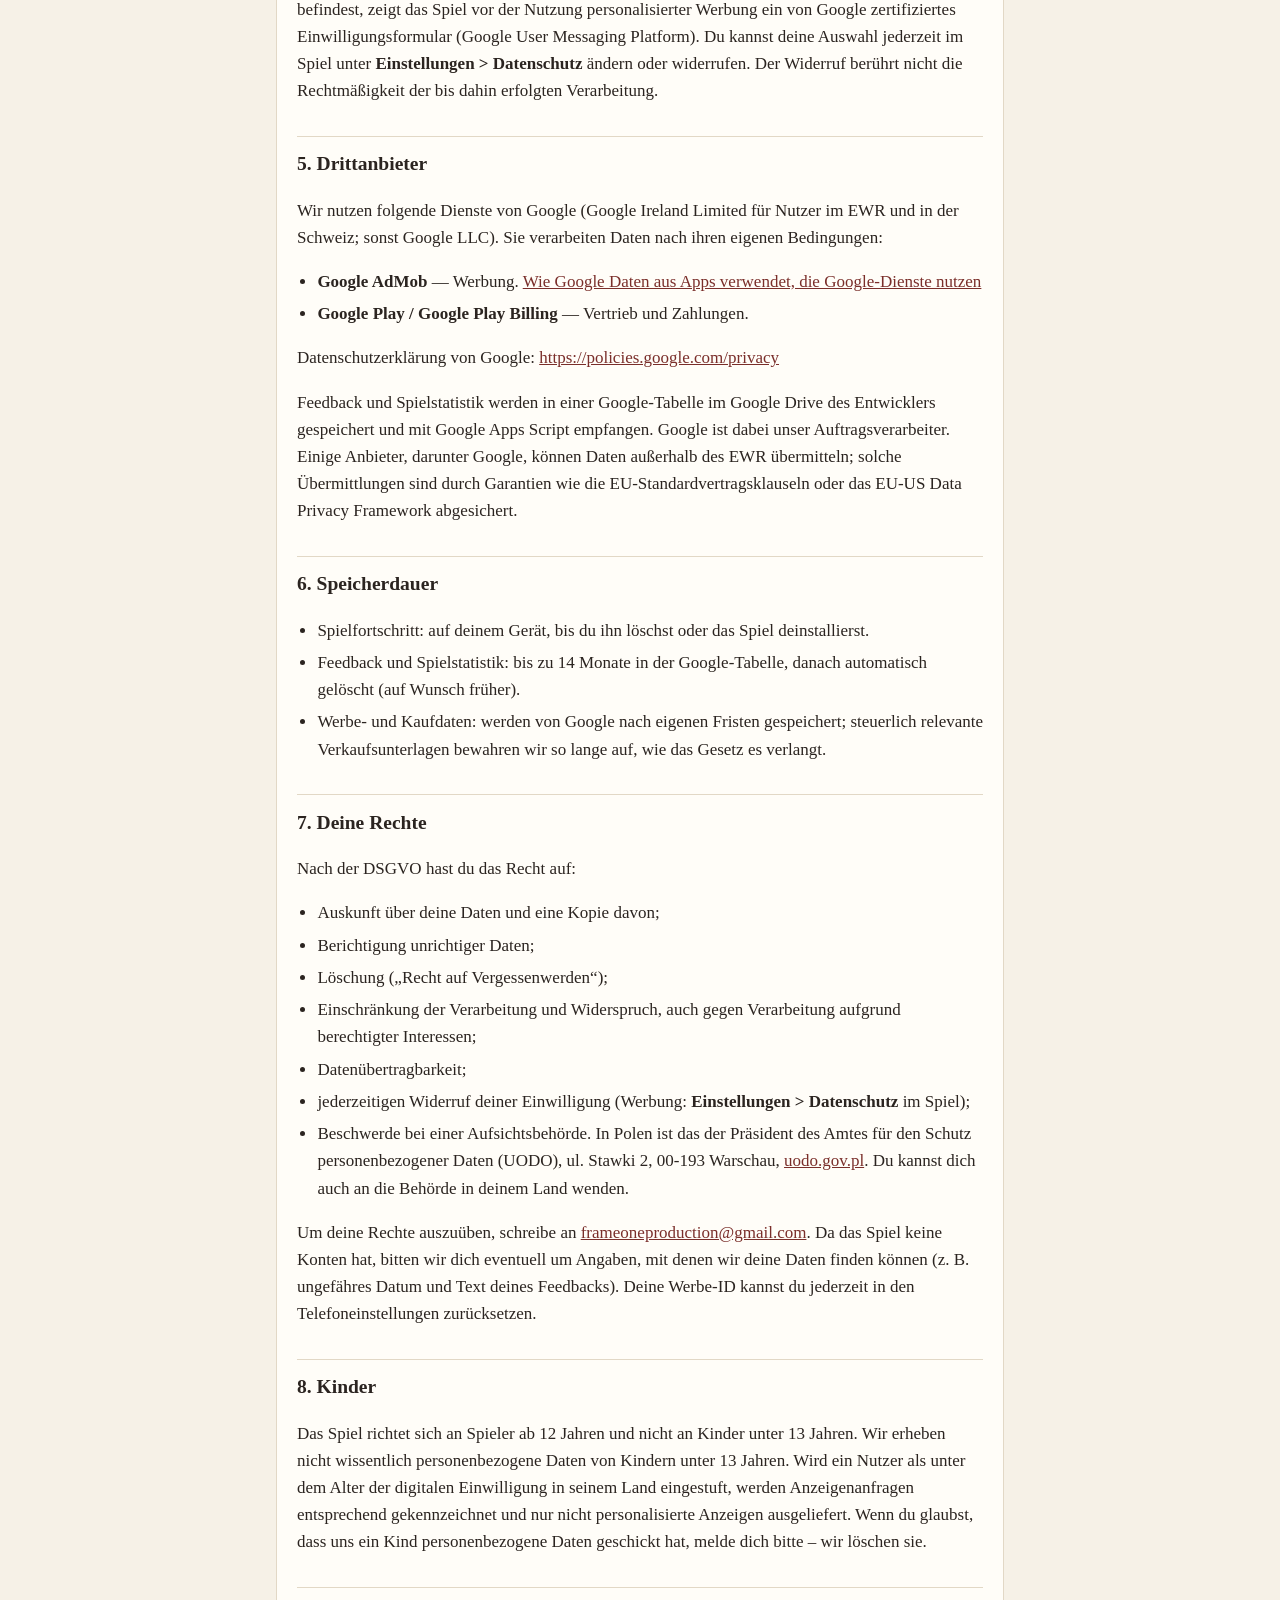
<file: privacy-policy.html>
<!DOCTYPE html>
<html lang="en">
<head>
<meta charset="utf-8">
<meta name="viewport" content="width=device-width, initial-scale=1">
<title>Case of the Day — Privacy Policy</title>
<style>
  :root {
    --bg: #f6f1e7; --paper: #fffdf8; --ink: #2b2420; --muted: #6b5f55;
    --accent: #7a2e2a; --line: #e2d8c6; --chip: #efe6d6;
  }
  @media (prefers-color-scheme: dark) {
    :root { --bg: #1b1816; --paper: #24201d; --ink: #eee6da; --muted: #b3a797;
            --accent: #e0928a; --line: #3a332d; --chip: #2f2925; }
  }
  * { box-sizing: border-box; }
  html { scroll-behavior: smooth; }
  body { margin: 0; background: var(--bg); color: var(--ink);
         font: 17px/1.6 Georgia, "Times New Roman", serif; }
  nav { position: sticky; top: 0; z-index: 10; background: var(--bg);
        border-bottom: 1px solid var(--line); padding: 10px 16px;
        display: flex; flex-wrap: wrap; gap: 8px; justify-content: center; }
  nav a { font: 600 14px/1 system-ui, -apple-system, "Segoe UI", Roboto, sans-serif;
          text-decoration: none; color: var(--ink); background: var(--chip);
          padding: 8px 12px; border-radius: 999px; }
  nav a:hover, nav a:focus { background: var(--accent); color: var(--paper); }
  main { max-width: 760px; margin: 0 auto; padding: 16px; }
  section.lang { background: var(--paper); border: 1px solid var(--line);
                 border-radius: 12px; padding: 20px 20px 28px; margin: 20px 0 32px;
                 scroll-margin-top: 64px; }
  h1 { font-size: 1.6em; line-height: 1.25; margin: 0 0 4px; color: var(--accent); }
  h2 { font-size: 1.15em; margin: 1.6em 0 .4em; padding-top: .6em; border-top: 1px solid var(--line); }
  .meta { color: var(--muted); font-size: .92em; margin: 0 0 1em; }
  ul { padding-left: 1.2em; }
  li { margin: .3em 0; }
  a { color: var(--accent); overflow-wrap: anywhere; }
  .top { display: inline-block; margin-top: 1.2em; font: 14px system-ui, sans-serif; }
  footer { text-align: center; color: var(--muted); font-size: .85em; padding: 8px 16px 32px; }
</style>
</head>
<body>

<nav aria-label="Language">
  <a href="#en" hreflang="en">English</a>
  <a href="#ru" hreflang="ru">Русский</a>
  <a href="#es" hreflang="es">Español</a>
  <a href="#de" hreflang="de">Deutsch</a>
  <a href="#pl" hreflang="pl">Polski</a>
</nav>

<main>

<!-- ============================ ENGLISH ============================ -->
<section class="lang" id="en" lang="en">
<h1>Case of the Day — Privacy Policy</h1>
<p class="meta">Effective date: 18 November 2026</p>

<p>This policy explains what information the mobile game “Case of the Day” (the “Game”) handles, why, and what choices you have. We have tried to keep it short and plain. The Game has no accounts, no login and no chat.</p>

<h2>1. Who is responsible (controller)</h2>
<p>The controller of your personal data is Maria Kugacz (Rainy Evening Games), a private individual based in Poland (European Union). Contact: <a href="mailto:frameoneproduction@gmail.com">frameoneproduction@gmail.com</a>.</p>

<h2>2. What data is processed</h2>
<p><strong>Note:</strong> this version of the Game shows optional rewarded ads (Google AdMob): an ad is shown only if you choose to watch it for a bonus. The Game offers no purchases or subscriptions. The items about purchases below describe features that may come later; they apply only after those features are turned on.</p>
<ul>
  <li><strong>Game progress</strong> (solved cases, coins, daily streak, settings). Stored only locally on your device. We do not receive it. It is deleted when you uninstall the Game or clear its data.</li>
  <li><strong>Advertising data</strong> (Google AdMob): advertising ID, device and app information (model, OS version, language, app version), IP address and the approximate location derived from it, ad interaction data (e.g. that a rewarded video was watched), and diagnostic data.</li>
  <li><strong>Purchase data</strong> (Google Play Billing): when you buy a hint pack or subscription, payment is processed entirely by Google Play. We never see your card or payment details; we only receive a confirmation that the purchase is valid, so the Game can deliver the item.</li>
  <li><strong>Feedback</strong> (optional): if you choose to send the in-game feedback form, we receive your rating, the text you type, the app version, the language of the Game, a random installation ID and the numbers of that case (case number, result, stars, mistakes, hints used, time). Please do not include personal details in the text. Nothing is sent unless you press “Send”. Feedback is saved in a Google Sheet on the developer's Google Drive (via Google Apps Script).</li>
  <li><strong>Game statistics</strong> (only if you tap “Yes, help” in the Game; you can switch it off at any time in Settings): game events such as “case opened” or “case solved”, a random installation ID (not your advertising ID), the day number since installation, the app version, language and platform. The data we store does not include your name, email, advertising ID or IP address. We use no analytics SDK: events are sent to a Google Sheet on the developer's Google Drive (via Google Apps Script). Until you agree, nothing is sent.</li>
  <li><strong>Notifications</strong>: the daily “new case is ready” reminder is a local notification scheduled on your device. No data is sent to us for it. You can turn it off in the Game or in your phone settings.</li>
  <li><strong>Web version</strong> (if you play in a browser at our GitHub Pages address): the game itself runs entirely in your browser and keeps your progress in the browser's local storage on your device. We use no cookies, no advertising and no analytics there. Like any website, GitHub (the hosting provider) may process technical data such as your IP address in its server logs, under its own <a href="https://docs.github.com/en/site-policy/privacy-policies/github-general-privacy-statement">privacy statement</a>.</li>
</ul>

<h2>3. Why we use it and on what legal basis (GDPR)</h2>
<ul>
  <li><strong>Running the Game and delivering purchases</strong> — performance of a contract (Art. 6(1)(b) GDPR).</li>
  <li><strong>Personalised ads</strong> — your consent (Art. 6(1)(a)). If you do not consent, you may still see non-personalised ads, which use limited data for things like frequency capping, fraud prevention and measurement, based on our legitimate interest in funding a free game (Art. 6(1)(f)).</li>
  <li><strong>Feedback</strong> — to read and answer your feedback and improve the Game; legitimate interest (Art. 6(1)(f)), triggered by your own action of sending it.</li>
  <li><strong>Game statistics</strong> — your consent (Art. 6(1)(a)), asked once after your first case; you can withdraw it at any time in Settings.</li>
  <li><strong>Legal obligations</strong> such as tax and accounting records of sales (Art. 6(1)(c)).</li>
</ul>
<p>We do not sell your personal data, and we do not use it for automated decisions that have legal or similarly significant effects on you.</p>

<h2>4. Consent for ads in the EEA, UK and Switzerland</h2>
<p>If you are in the European Economic Area, the UK or Switzerland, the Game shows a Google-certified consent form (Google User Messaging Platform) before personalised ads are used. You can change or withdraw your choice at any time in the Game under <strong>Settings &gt; Privacy</strong>. Withdrawing consent does not affect processing that took place before.</p>

<h2>5. Third parties</h2>
<p>We use the following services from Google (Google Ireland Limited for users in the EEA/Switzerland; Google LLC elsewhere). They process data according to their own terms:</p>
<ul>
  <li><strong>Google AdMob</strong> — advertising. <a href="https://policies.google.com/technologies/partner-sites">How Google uses data from apps that use its services</a></li>
  <li><strong>Google Play / Google Play Billing</strong> — distribution and payments.</li>
</ul>
<p>Google Privacy Policy: <a href="https://policies.google.com/privacy">https://policies.google.com/privacy</a></p>
<p>Feedback and game statistics are stored in a Google Sheet on the developer's Google Drive and received with Google Apps Script. Google acts as our processor for this. Some providers, including Google, may transfer data outside the EEA; such transfers are protected by safeguards such as the EU Standard Contractual Clauses or the EU–US Data Privacy Framework.</p>

<h2>6. How long we keep data</h2>
<ul>
  <li>Game progress: on your device until you delete it or uninstall the Game.</li>
  <li>Feedback and game statistics: up to 14 months in the Google Sheet, then automatically deleted (earlier if you ask us to).</li>
  <li>Advertising and purchase data: kept by Google according to its own retention periods; purchase records needed for tax purposes are kept for as long as the law requires.</li>
</ul>

<h2>7. Your rights</h2>
<p>Under the GDPR you have the right to:</p>
<ul>
  <li>access the personal data we hold about you and get a copy;</li>
  <li>have inaccurate data corrected;</li>
  <li>have your data deleted (“right to be forgotten”);</li>
  <li>restrict or object to processing, including processing based on legitimate interest;</li>
  <li>data portability;</li>
  <li>withdraw consent at any time (for ads: <strong>Settings &gt; Privacy</strong> in the Game);</li>
  <li>lodge a complaint with a supervisory authority. In Poland this is the President of the Personal Data Protection Office (UODO), ul. Stawki 2, 00-193 Warszawa, <a href="https://uodo.gov.pl">uodo.gov.pl</a>. You may also contact the authority in your own EU country.</li>
</ul>
<p>To use your rights, write to <a href="mailto:frameoneproduction@gmail.com">frameoneproduction@gmail.com</a>. Because the Game has no accounts, we may ask for details that help us find your data (for example, the approximate date and text of your feedback). You can also reset your advertising ID in your phone settings at any time.</p>

<h2>8. Children</h2>
<p>The Game is intended for players aged 12 and over and is not directed at children under 13. We do not knowingly collect personal data from children under 13. Where a user is identified as being under the age of digital consent in their country (in Poland, 16), ad requests are marked accordingly and only non-personalised ads are shown. If you believe a child has sent us personal data, please contact us and we will delete it.</p>

<h2>9. Security</h2>
<p>Data sent from the Game is transmitted over encrypted connections (HTTPS). Access to feedback and statistics data is limited to the developer.</p>

<h2>10. Changes to this policy</h2>
<p>We may update this policy, for example when the Game gets new features. The current version is always published at this address with its effective date. For significant changes we will also inform you in the Game.</p>

<h2>11. Contact</h2>
<p>Maria Kugacz (Rainy Evening Games), Poland — <a href="mailto:frameoneproduction@gmail.com">frameoneproduction@gmail.com</a></p>
<a class="top" href="#en">↑ Top</a>
</section>

<!-- ============================ RUSSIAN ============================ -->
<section class="lang" id="ru" lang="ru">
<h1>«Дело дня» — Политика конфиденциальности</h1>
<p class="meta">Дата вступления в силу: 18 ноября 2026 г.</p>

<p>Эта политика объясняет, какие данные обрабатывает мобильная игра «Дело дня» («Игра»), зачем и какой у вас есть выбор. Мы постарались написать её коротко и понятно. В Игре нет аккаунтов, входа и чата.</p>

<h2>1. Кто отвечает за данные (контролёр)</h2>
<p>Контролёр ваших персональных данных — Maria Kugacz (Rainy Evening Games), частное лицо, проживающее в Польше (Европейский союз). Связь: <a href="mailto:frameoneproduction@gmail.com">frameoneproduction@gmail.com</a>.</p>

<h2>2. Какие данные обрабатываются</h2>
<p><strong>Примечание:</strong> в этой версии Игры есть необязательная реклама с наградой (Google AdMob): ролик показывается только если вы сами решили его посмотреть ради бонуса. Покупок и подписок в Игре нет. Пункты о покупках ниже описывают функции, которые могут появиться позже; они действуют только после их включения.</p>
<ul>
  <li><strong>Прогресс игры</strong> (раскрытые дела, монеты, серия дней, настройки). Хранится только на вашем устройстве, нам не передаётся. Удаляется при удалении Игры или очистке её данных.</li>
  <li><strong>Рекламные данные</strong> (Google AdMob): рекламный идентификатор, сведения об устройстве и приложении (модель, версия ОС, язык, версия приложения), IP-адрес и определяемое по нему примерное местоположение, данные о взаимодействии с рекламой (например, что видео с наградой было просмотрено), диагностические данные.</li>
  <li><strong>Данные о покупках</strong> (Google Play Billing): оплата наборов подсказок или подписки полностью проходит через Google Play. Мы никогда не видим данные вашей карты; мы получаем только подтверждение, что покупка действительна, чтобы выдать товар в Игре.</li>
  <li><strong>Отзывы</strong> (по желанию): если вы отправите форму обратной связи в Игре, мы получим вашу оценку, введённый вами текст, версию приложения, язык Игры, случайный идентификатор установки и цифры этого дела (номер дела, результат, звёзды, ошибки, подсказки, время). Пожалуйста, не указывайте в тексте личные данные. Ничего не отправляется, пока вы не нажмёте «Отправить». Отзывы сохраняются в Google Таблице на Google Диске разработчика (через Google Apps Script).</li>
  <li><strong>Статистика игры</strong> (только если вы нажмёте «Да, помочь» в Игре; отключить можно в любой момент в Настройках): игровые события вроде «дело открыто» или «дело раскрыто», случайный идентификатор установки (не рекламный ID), номер дня с установки, версия приложения, язык и платформа. В данных, которые мы храним, нет имени, почты, рекламного ID и IP-адреса. Мы не используем аналитический SDK: события уходят в Google Таблицу на Google Диске разработчика (через Google Apps Script). Пока вы не согласились, ничего не отправляется.</li>
  <li><strong>Уведомления</strong>: ежедневное напоминание «новое дело готово» — локальное уведомление, которое планируется на самом устройстве. Никакие данные нам при этом не передаются. Его можно отключить в Игре или в настройках телефона.</li>
  <li><strong>Веб-версия</strong> (если вы играете в браузере по нашему адресу на GitHub Pages): игра целиком работает в вашем браузере, прогресс хранится в локальном хранилище браузера на вашем устройстве. Cookie, рекламы и аналитики там нет. Как и любой сайт, GitHub (хостинг) может обрабатывать технические данные, например IP-адрес, в журналах сервера по собственному <a href="https://docs.github.com/en/site-policy/privacy-policies/github-general-privacy-statement">положению о конфиденциальности</a>.</li>
</ul>

<h2>3. Цели и правовые основания (GDPR)</h2>
<ul>
  <li><strong>Работа Игры и выдача покупок</strong> — исполнение договора (ст. 6(1)(b) GDPR).</li>
  <li><strong>Персонализированная реклама</strong> — ваше согласие (ст. 6(1)(a)). Без согласия может показываться неперсонализированная реклама, которая использует ограниченные данные (ограничение частоты показов, защита от мошенничества, подсчёт показов) на основании нашего законного интереса в финансировании бесплатной игры (ст. 6(1)(f)).</li>
  <li><strong>Отзывы</strong> — чтобы прочитать отзыв, ответить на него и улучшить Игру; законный интерес (ст. 6(1)(f)), обработка начинается только после вашей отправки.</li>
  <li><strong>Статистика игры</strong> — ваше согласие (ст. 6(1)(a)); спрашиваем один раз после первого дела, отозвать можно в любой момент в Настройках.</li>
  <li><strong>Исполнение юридических обязанностей</strong>, например налоговый и бухгалтерский учёт продаж (ст. 6(1)(c)).</li>
</ul>
<p>Мы не продаём ваши персональные данные и не принимаем на их основе автоматизированных решений, имеющих для вас юридические или аналогично значимые последствия.</p>

<h2>4. Согласие на рекламу в ЕЭЗ, Великобритании и Швейцарии</h2>
<p>Если вы находитесь в Европейской экономической зоне, Великобритании или Швейцарии, до использования персонализированной рекламы Игра покажет форму согласия, сертифицированную Google (Google User Messaging Platform). Изменить или отозвать решение можно в любой момент в Игре: <strong>Настройки &gt; Конфиденциальность</strong>. Отзыв согласия не влияет на законность обработки, проведённой до этого.</p>

<h2>5. Третьи стороны</h2>
<p>Мы используем следующие сервисы Google (Google Ireland Limited для пользователей в ЕЭЗ и Швейцарии; Google LLC в остальных странах). Они обрабатывают данные по своим правилам:</p>
<ul>
  <li><strong>Google AdMob</strong> — реклама. <a href="https://policies.google.com/technologies/partner-sites">Как Google использует данные из приложений, применяющих его сервисы</a></li>
  <li><strong>Google Play / Google Play Billing</strong> — распространение и платежи.</li>
</ul>
<p>Политика конфиденциальности Google: <a href="https://policies.google.com/privacy?hl=ru">https://policies.google.com/privacy</a></p>
<p>Отзывы и статистика игры хранятся в Google Таблице на Google Диске разработчика и принимаются через Google Apps Script. Google действует как наш обработчик. Некоторые поставщики, включая Google, могут передавать данные за пределы ЕЭЗ; такая передача защищена Стандартными договорными положениями ЕС или Рамочной программой защиты данных ЕС–США.</p>

<h2>6. Сроки хранения</h2>
<ul>
  <li>Прогресс игры: на вашем устройстве, пока вы его не удалите или не удалите Игру.</li>
  <li>Отзывы и статистика игры: до 14 месяцев в Google Таблице, затем удаляются автоматически (раньше — по вашей просьбе).</li>
  <li>Рекламные данные и данные о покупках: хранятся Google по его собственным срокам; записи о продажах для налоговых целей хранятся столько, сколько требует закон.</li>
</ul>

<h2>7. Ваши права</h2>
<p>По GDPR вы имеете право:</p>
<ul>
  <li>получить доступ к своим данным и их копию;</li>
  <li>исправить неточные данные;</li>
  <li>потребовать удаления данных («право на забвение»);</li>
  <li>ограничить обработку или возразить против неё, включая обработку на основании законного интереса;</li>
  <li>на переносимость данных;</li>
  <li>в любой момент отозвать согласие (для рекламы — <strong>Настройки &gt; Конфиденциальность</strong> в Игре);</li>
  <li>подать жалобу в надзорный орган. В Польше это Председатель Управления по защите персональных данных (UODO), ul. Stawki 2, 00-193 Warszawa, <a href="https://uodo.gov.pl">uodo.gov.pl</a>. Вы также можете обратиться в надзорный орган своей страны ЕС.</li>
</ul>
<p>Чтобы воспользоваться правами, напишите на <a href="mailto:frameoneproduction@gmail.com">frameoneproduction@gmail.com</a>. Поскольку в Игре нет аккаунтов, мы можем попросить сведения, которые помогут найти ваши данные (например, примерную дату и текст отзыва). Рекламный идентификатор можно сбросить в настройках телефона в любой момент.</p>

<h2>8. Дети</h2>
<p>Игра предназначена для игроков от 12 лет и не ориентирована на детей младше 13 лет. Мы сознательно не собираем персональные данные детей младше 13 лет. Если пользователь отмечен как не достигший возраста цифрового согласия в своей стране (в Польше — 16 лет), рекламные запросы помечаются соответствующим образом и показывается только неперсонализированная реклама. Если вы считаете, что ребёнок прислал нам персональные данные, свяжитесь с нами — мы их удалим.</p>

<h2>9. Безопасность</h2>
<p>Данные из Игры передаются по зашифрованным соединениям (HTTPS). Доступ к отзывам и статистике есть только у разработчика.</p>

<h2>10. Изменения политики</h2>
<p>Мы можем обновлять эту политику, например при появлении новых функций. Актуальная версия с датой вступления в силу всегда доступна по этому адресу. О существенных изменениях мы также сообщим в Игре.</p>

<h2>11. Контакты</h2>
<p>Maria Kugacz (Rainy Evening Games), Польша — <a href="mailto:frameoneproduction@gmail.com">frameoneproduction@gmail.com</a></p>
<a class="top" href="#en">↑ Наверх</a>
</section>

<!-- ============================ SPANISH ============================ -->
<section class="lang" id="es" lang="es">
<h1>Caso del día — Política de privacidad</h1>
<p class="meta">Fecha de entrada en vigor: 18 de noviembre de 2026</p>

<p>Esta política explica qué información trata el juego para móviles «Caso del día» (el «Juego»), para qué y qué opciones tienes. Hemos intentado que sea breve y clara. El Juego no tiene cuentas, ni inicio de sesión, ni chat.</p>

<h2>1. Responsable del tratamiento</h2>
<p>El responsable de tus datos personales es Maria Kugacz (Rainy Evening Games), persona física residente en Polonia (Unión Europea). Contacto: <a href="mailto:frameoneproduction@gmail.com">frameoneproduction@gmail.com</a>.</p>

<h2>2. Qué datos se tratan</h2>
<p><strong>Nota:</strong> esta versión del Juego muestra anuncios opcionales con recompensa (Google AdMob): el anuncio solo se muestra si decides verlo para obtener un bonus. El Juego no ofrece compras ni suscripciones. Los puntos sobre compras que figuran abajo describen funciones que podrían llegar más adelante; solo se aplican cuando se activen.</p>
<ul>
  <li><strong>Progreso del juego</strong> (casos resueltos, monedas, racha diaria, ajustes). Se guarda solo en tu dispositivo; no lo recibimos. Se borra al desinstalar el Juego o borrar sus datos.</li>
  <li><strong>Datos publicitarios</strong> (Google AdMob): ID de publicidad, información del dispositivo y de la app (modelo, versión del sistema, idioma, versión de la app), dirección IP y la ubicación aproximada que se deduce de ella, datos de interacción con anuncios (por ejemplo, que viste un vídeo con recompensa) y datos de diagnóstico.</li>
  <li><strong>Datos de compra</strong> (Google Play Billing): si compras un paquete de pistas o una suscripción, el pago lo gestiona íntegramente Google Play. Nunca vemos los datos de tu tarjeta; solo recibimos la confirmación de que la compra es válida para poder entregarte el artículo.</li>
  <li><strong>Comentarios</strong> (opcional): si envías el formulario de opinión del Juego, recibimos tu valoración, el texto que escribas, la versión de la app, el idioma del Juego, un ID de instalación aleatorio y las cifras de ese caso (número de caso, resultado, estrellas, errores, ayudas usadas, tiempo). Por favor, no incluyas datos personales en el texto. No se envía nada hasta que pulses «Enviar». Los comentarios se guardan en una hoja de cálculo de Google en el Google Drive del desarrollador (mediante Google Apps Script).</li>
  <li><strong>Estadísticas del juego</strong> (solo si pulsas «Sí, ayudar» en el Juego; puedes desactivarlas cuando quieras en Ajustes): eventos de juego como «caso abierto» o «caso resuelto», un ID de instalación aleatorio (no tu ID de publicidad), el número de día desde la instalación, la versión de la app, el idioma y la plataforma. Los datos que guardamos no incluyen tu nombre, correo, ID de publicidad ni dirección IP. No usamos ningún SDK de analítica: los eventos se envían a una hoja de cálculo de Google en el Google Drive del desarrollador (mediante Google Apps Script). Hasta que aceptes, no se envía nada.</li>
  <li><strong>Notificaciones</strong>: el aviso diario «hay un caso nuevo» es una notificación local programada en tu dispositivo. No nos envía ningún dato. Puedes desactivarla en el Juego o en los ajustes del teléfono.</li>
  <li><strong>Versión web</strong> (si juegas en el navegador en nuestra dirección de GitHub Pages): el juego se ejecuta íntegramente en tu navegador y guarda tu progreso en el almacenamiento local del navegador de tu dispositivo. No usamos cookies, publicidad ni analítica allí. Como cualquier sitio web, GitHub (el proveedor de alojamiento) puede tratar datos técnicos, como tu dirección IP, en los registros de su servidor según su propia <a href="https://docs.github.com/en/site-policy/privacy-policies/github-general-privacy-statement">declaración de privacidad</a>.</li>
</ul>

<h2>3. Finalidades y bases jurídicas (RGPD)</h2>
<ul>
  <li><strong>Hacer funcionar el Juego y entregar las compras</strong> — ejecución de un contrato (art. 6.1.b RGPD).</li>
  <li><strong>Anuncios personalizados</strong> — tu consentimiento (art. 6.1.a). Si no lo das, puedes ver anuncios no personalizados, que usan datos limitados para limitar la frecuencia, prevenir el fraude y medir resultados, sobre la base de nuestro interés legítimo en financiar un juego gratuito (art. 6.1.f).</li>
  <li><strong>Comentarios</strong> — para leerlos, responderte y mejorar el Juego; interés legítimo (art. 6.1.f), solo cuando tú decides enviarlos.</li>
  <li><strong>Estadísticas del juego</strong> — tu consentimiento (art. 6.1.a), que pedimos una sola vez tras tu primer caso; puedes retirarlo cuando quieras en Ajustes.</li>
  <li><strong>Obligaciones legales</strong>, como los registros fiscales y contables de las ventas (art. 6.1.c).</li>
</ul>
<p>No vendemos tus datos personales ni los usamos para decisiones automatizadas con efectos jurídicos o igualmente significativos para ti.</p>

<h2>4. Consentimiento para anuncios en el EEE, Reino Unido y Suiza</h2>
<p>Si estás en el Espacio Económico Europeo, el Reino Unido o Suiza, el Juego muestra un formulario de consentimiento certificado por Google (Google User Messaging Platform) antes de usar anuncios personalizados. Puedes cambiar o retirar tu decisión en cualquier momento en <strong>Ajustes &gt; Privacidad</strong>. Retirar el consentimiento no afecta al tratamiento realizado antes.</p>

<h2>5. Terceros</h2>
<p>Usamos estos servicios de Google (Google Ireland Limited para usuarios del EEE y Suiza; Google LLC en el resto). Tratan los datos según sus propias condiciones:</p>
<ul>
  <li><strong>Google AdMob</strong> — publicidad. <a href="https://policies.google.com/technologies/partner-sites?hl=es">Cómo usa Google los datos de las apps que utilizan sus servicios</a></li>
  <li><strong>Google Play / Google Play Billing</strong> — distribución y pagos.</li>
</ul>
<p>Política de privacidad de Google: <a href="https://policies.google.com/privacy?hl=es">https://policies.google.com/privacy</a></p>
<p>Los comentarios y las estadísticas del juego se guardan en una hoja de cálculo de Google en el Google Drive del desarrollador y se reciben con Google Apps Script. Google actúa como nuestro encargado del tratamiento. Algunos proveedores, incluido Google, pueden transferir datos fuera del EEE; esas transferencias están protegidas por garantías como las Cláusulas Contractuales Tipo de la UE o el Marco de Privacidad de Datos UE-EE. UU.</p>

<h2>6. Plazos de conservación</h2>
<ul>
  <li>Progreso del juego: en tu dispositivo hasta que lo borres o desinstales el Juego.</li>
  <li>Comentarios y estadísticas del juego: hasta 14 meses en la hoja de cálculo; después se eliminan automáticamente (o antes, si lo pides).</li>
  <li>Datos publicitarios y de compra: los conserva Google según sus propios plazos; los registros de ventas con fines fiscales se guardan el tiempo que exige la ley.</li>
</ul>

<h2>7. Tus derechos</h2>
<p>Según el RGPD, tienes derecho a:</p>
<ul>
  <li>acceder a tus datos personales y obtener una copia;</li>
  <li>rectificar datos inexactos;</li>
  <li>solicitar la supresión de tus datos («derecho al olvido»);</li>
  <li>limitar el tratamiento u oponerte a él, también al basado en interés legítimo;</li>
  <li>la portabilidad de los datos;</li>
  <li>retirar tu consentimiento en cualquier momento (anuncios: <strong>Ajustes &gt; Privacidad</strong> en el Juego);</li>
  <li>presentar una reclamación ante una autoridad de control. En Polonia es el Presidente de la Oficina de Protección de Datos Personales (UODO), ul. Stawki 2, 00-193 Varsovia, <a href="https://uodo.gov.pl">uodo.gov.pl</a>. También puedes dirigirte a la autoridad de tu país (en España, la AEPD).</li>
</ul>
<p>Para ejercer tus derechos, escribe a <a href="mailto:frameoneproduction@gmail.com">frameoneproduction@gmail.com</a>. Como el Juego no tiene cuentas, puede que te pidamos datos que nos ayuden a encontrar tu información (por ejemplo, la fecha aproximada y el texto de tu comentario). También puedes restablecer tu ID de publicidad en los ajustes del teléfono cuando quieras.</p>

<h2>8. Menores</h2>
<p>El Juego está pensado para jugadores a partir de 12 años y no está dirigido a menores de 13 años. No recopilamos a sabiendas datos personales de menores de 13 años. Si un usuario está identificado como menor de la edad de consentimiento digital de su país, las solicitudes de anuncios se marcan en consecuencia y solo se muestran anuncios no personalizados. Si crees que un menor nos ha enviado datos personales, escríbenos y los eliminaremos.</p>

<h2>9. Seguridad</h2>
<p>Los datos que envía el Juego viajan por conexiones cifradas (HTTPS). Solo el desarrollador tiene acceso a los comentarios y a las estadísticas.</p>

<h2>10. Cambios en esta política</h2>
<p>Podemos actualizar esta política, por ejemplo cuando el Juego tenga nuevas funciones. La versión vigente, con su fecha, estará siempre en esta dirección. Si los cambios son importantes, también te avisaremos en el Juego.</p>

<h2>11. Contacto</h2>
<p>Maria Kugacz (Rainy Evening Games), Polonia — <a href="mailto:frameoneproduction@gmail.com">frameoneproduction@gmail.com</a></p>
<a class="top" href="#en">↑ Arriba</a>
</section>

<!-- ============================ GERMAN ============================ -->
<section class="lang" id="de" lang="de">
<h1>Fall des Tages — Datenschutzerklärung</h1>
<p class="meta">Gültig ab: 18. November 2026</p>

<p>Diese Erklärung beschreibt, welche Daten das Handyspiel „Fall des Tages“ (das „Spiel“) verarbeitet, wozu und welche Wahlmöglichkeiten du hast. Wir haben uns um kurze, verständliche Sprache bemüht. Das Spiel hat keine Konten, keine Anmeldung und keinen Chat.</p>

<h2>1. Verantwortlicher</h2>
<p>Verantwortlich für die Verarbeitung deiner personenbezogenen Daten ist Maria Kugacz (Rainy Evening Games), eine Privatperson mit Sitz in Polen (Europäische Union). Kontakt: <a href="mailto:frameoneproduction@gmail.com">frameoneproduction@gmail.com</a>.</p>

<h2>2. Welche Daten verarbeitet werden</h2>
<p><strong>Hinweis:</strong> Diese Version des Spiels zeigt optionale Werbung mit Belohnung (Google AdMob): Ein Video wird nur gezeigt, wenn du dich selbst dafür entscheidest, um einen Bonus zu bekommen. Das Spiel bietet keine Käufe oder Abos an. Die Punkte zu Käufen unten beschreiben Funktionen, die später kommen könnten; sie gelten erst, wenn diese Funktionen eingeschaltet werden.</p>
<ul>
  <li><strong>Spielfortschritt</strong> (gelöste Fälle, Münzen, Tagesserie, Einstellungen). Wird nur lokal auf deinem Gerät gespeichert; wir erhalten ihn nicht. Er wird gelöscht, wenn du das Spiel deinstallierst oder seine Daten löschst.</li>
  <li><strong>Werbedaten</strong> (Google AdMob): Werbe-ID, Geräte- und App-Informationen (Modell, Betriebssystemversion, Sprache, App-Version), IP-Adresse und der daraus abgeleitete ungefähre Standort, Daten zur Interaktion mit Werbung (z. B. dass ein Belohnungsvideo angesehen wurde) sowie Diagnosedaten.</li>
  <li><strong>Kaufdaten</strong> (Google Play Billing): Wenn du ein Hinweispaket oder ein Abo kaufst, wickelt Google Play die Zahlung vollständig ab. Wir sehen niemals deine Karten- oder Zahlungsdaten; wir erhalten nur eine Bestätigung, dass der Kauf gültig ist, damit das Spiel den Artikel freischalten kann.</li>
  <li><strong>Feedback</strong> (freiwillig): Wenn du das Feedback-Formular im Spiel absendest, erhalten wir deine Bewertung, den von dir eingegebenen Text, die App-Version, die Spielsprache, eine zufällige Installations-ID und die Zahlen dieses Falls (Fallnummer, Ergebnis, Sterne, Fehler, genutzte Tipps, Zeit). Bitte gib im Text keine persönlichen Angaben an. Es wird nichts gesendet, bevor du auf „Senden“ tippst. Das Feedback wird in einer Google-Tabelle im Google Drive des Entwicklers gespeichert (über Google Apps Script).</li>
  <li><strong>Spielstatistik</strong> (nur wenn du im Spiel auf „Ja, helfen“ tippst; du kannst sie jederzeit in den Einstellungen ausschalten): Spielereignisse wie „Fall geöffnet“ oder „Fall gelöst“, eine zufällige Installations-ID (nicht deine Werbe-ID), die Tagesnummer seit der Installation, App-Version, Sprache und Plattform. Die von uns gespeicherten Daten enthalten weder deinen Namen noch deine E-Mail, Werbe-ID oder IP-Adresse. Wir verwenden kein Analyse-SDK: Die Ereignisse werden an eine Google-Tabelle im Google Drive des Entwicklers gesendet (über Google Apps Script). Bevor du zustimmst, wird nichts gesendet.</li>
  <li><strong>Benachrichtigungen</strong>: Die tägliche Erinnerung „Ein neuer Fall wartet“ ist eine lokale Benachrichtigung, die auf deinem Gerät geplant wird. Dabei werden keine Daten an uns gesendet. Du kannst sie im Spiel oder in den Telefoneinstellungen abschalten.</li>
  <li><strong>Webversion</strong> (wenn du im Browser über unsere GitHub-Pages-Adresse spielst): Das Spiel läuft vollständig in deinem Browser und speichert deinen Fortschritt im lokalen Speicher des Browsers auf deinem Gerät. Wir verwenden dort keine Cookies, keine Werbung und keine Analyse. Wie jede Website kann GitHub (der Hosting-Anbieter) technische Daten wie deine IP-Adresse in seinen Server-Logs nach der eigenen <a href="https://docs.github.com/en/site-policy/privacy-policies/github-general-privacy-statement">Datenschutzerklärung</a> verarbeiten.</li>
</ul>

<h2>3. Zwecke und Rechtsgrundlagen (DSGVO)</h2>
<ul>
  <li><strong>Betrieb des Spiels und Bereitstellung von Käufen</strong> — Vertragserfüllung (Art. 6 Abs. 1 lit. b DSGVO).</li>
  <li><strong>Personalisierte Werbung</strong> — deine Einwilligung (Art. 6 Abs. 1 lit. a). Ohne Einwilligung kann nicht personalisierte Werbung angezeigt werden, die nur begrenzte Daten nutzt (z. B. Frequenzbegrenzung, Betrugsprävention, Messung), gestützt auf unser berechtigtes Interesse an der Finanzierung eines kostenlosen Spiels (Art. 6 Abs. 1 lit. f).</li>
  <li><strong>Feedback</strong> — um es zu lesen, zu beantworten und das Spiel zu verbessern; berechtigtes Interesse (Art. 6 Abs. 1 lit. f), ausgelöst durch dein eigenes Absenden.</li>
  <li><strong>Spielstatistik</strong> — deine Einwilligung (Art. 6 Abs. 1 lit. a), die wir einmal nach deinem ersten Fall einholen; du kannst sie jederzeit in den Einstellungen widerrufen.</li>
  <li><strong>Gesetzliche Pflichten</strong>, etwa steuer- und handelsrechtliche Aufzeichnungen über Verkäufe (Art. 6 Abs. 1 lit. c).</li>
</ul>
<p>Wir verkaufen deine personenbezogenen Daten nicht und nutzen sie nicht für automatisierte Entscheidungen mit rechtlicher oder ähnlich erheblicher Wirkung.</p>

<h2>4. Einwilligung zu Werbung im EWR, im Vereinigten Königreich und in der Schweiz</h2>
<p>Wenn du dich im Europäischen Wirtschaftsraum, im Vereinigten Königreich oder in der Schweiz befindest, zeigt das Spiel vor der Nutzung personalisierter Werbung ein von Google zertifiziertes Einwilligungsformular (Google User Messaging Platform). Du kannst deine Auswahl jederzeit im Spiel unter <strong>Einstellungen &gt; Datenschutz</strong> ändern oder widerrufen. Der Widerruf berührt nicht die Rechtmäßigkeit der bis dahin erfolgten Verarbeitung.</p>

<h2>5. Drittanbieter</h2>
<p>Wir nutzen folgende Dienste von Google (Google Ireland Limited für Nutzer im EWR und in der Schweiz; sonst Google LLC). Sie verarbeiten Daten nach ihren eigenen Bedingungen:</p>
<ul>
  <li><strong>Google AdMob</strong> — Werbung. <a href="https://policies.google.com/technologies/partner-sites?hl=de">Wie Google Daten aus Apps verwendet, die Google-Dienste nutzen</a></li>
  <li><strong>Google Play / Google Play Billing</strong> — Vertrieb und Zahlungen.</li>
</ul>
<p>Datenschutzerklärung von Google: <a href="https://policies.google.com/privacy?hl=de">https://policies.google.com/privacy</a></p>
<p>Feedback und Spielstatistik werden in einer Google-Tabelle im Google Drive des Entwicklers gespeichert und mit Google Apps Script empfangen. Google ist dabei unser Auftragsverarbeiter. Einige Anbieter, darunter Google, können Daten außerhalb des EWR übermitteln; solche Übermittlungen sind durch Garantien wie die EU-Standardvertragsklauseln oder das EU-US Data Privacy Framework abgesichert.</p>

<h2>6. Speicherdauer</h2>
<ul>
  <li>Spielfortschritt: auf deinem Gerät, bis du ihn löschst oder das Spiel deinstallierst.</li>
  <li>Feedback und Spielstatistik: bis zu 14 Monate in der Google-Tabelle, danach automatisch gelöscht (auf Wunsch früher).</li>
  <li>Werbe- und Kaufdaten: werden von Google nach eigenen Fristen gespeichert; steuerlich relevante Verkaufsunterlagen bewahren wir so lange auf, wie das Gesetz es verlangt.</li>
</ul>

<h2>7. Deine Rechte</h2>
<p>Nach der DSGVO hast du das Recht auf:</p>
<ul>
  <li>Auskunft über deine Daten und eine Kopie davon;</li>
  <li>Berichtigung unrichtiger Daten;</li>
  <li>Löschung („Recht auf Vergessenwerden“);</li>
  <li>Einschränkung der Verarbeitung und Widerspruch, auch gegen Verarbeitung aufgrund berechtigter Interessen;</li>
  <li>Datenübertragbarkeit;</li>
  <li>jederzeitigen Widerruf deiner Einwilligung (Werbung: <strong>Einstellungen &gt; Datenschutz</strong> im Spiel);</li>
  <li>Beschwerde bei einer Aufsichtsbehörde. In Polen ist das der Präsident des Amtes für den Schutz personenbezogener Daten (UODO), ul. Stawki 2, 00-193 Warschau, <a href="https://uodo.gov.pl">uodo.gov.pl</a>. Du kannst dich auch an die Behörde in deinem Land wenden.</li>
</ul>
<p>Um deine Rechte auszuüben, schreibe an <a href="mailto:frameoneproduction@gmail.com">frameoneproduction@gmail.com</a>. Da das Spiel keine Konten hat, bitten wir dich eventuell um Angaben, mit denen wir deine Daten finden können (z. B. ungefähres Datum und Text deines Feedbacks). Deine Werbe-ID kannst du jederzeit in den Telefoneinstellungen zurücksetzen.</p>

<h2>8. Kinder</h2>
<p>Das Spiel richtet sich an Spieler ab 12 Jahren und nicht an Kinder unter 13 Jahren. Wir erheben nicht wissentlich personenbezogene Daten von Kindern unter 13 Jahren. Wird ein Nutzer als unter dem Alter der digitalen Einwilligung in seinem Land eingestuft, werden Anzeigenanfragen entsprechend gekennzeichnet und nur nicht personalisierte Anzeigen ausgeliefert. Wenn du glaubst, dass uns ein Kind personenbezogene Daten geschickt hat, melde dich bitte – wir löschen sie.</p>

<h2>9. Sicherheit</h2>
<p>Daten aus dem Spiel werden über verschlüsselte Verbindungen (HTTPS) übertragen. Zugriff auf Feedback und Statistik hat nur der Entwickler.</p>

<h2>10. Änderungen</h2>
<p>Wir können diese Erklärung aktualisieren, etwa wenn das Spiel neue Funktionen erhält. Die aktuelle Fassung mit Gültigkeitsdatum steht immer unter dieser Adresse. Über wesentliche Änderungen informieren wir zusätzlich im Spiel.</p>

<h2>11. Kontakt</h2>
<p>Maria Kugacz (Rainy Evening Games), Polen — <a href="mailto:frameoneproduction@gmail.com">frameoneproduction@gmail.com</a></p>
<a class="top" href="#en">↑ Nach oben</a>
</section>

<!-- ============================ POLISH ============================ -->
<section class="lang" id="pl" lang="pl">
<h1>Sprawa dnia — Polityka prywatności</h1>
<p class="meta">Data wejścia w życie: 18 listopada 2026 r.</p>

<p>Ta polityka wyjaśnia, jakie informacje przetwarza gra mobilna „Sprawa dnia” („Gra”), w jakim celu i jakie masz możliwości wyboru. Staraliśmy się pisać krótko i zrozumiale. Gra nie ma kont, logowania ani czatu.</p>

<h2>1. Administrator danych</h2>
<p>Administratorem Twoich danych osobowych jest Maria Kugacz (Rainy Evening Games), osoba fizyczna mieszkająca w Polsce (Unia Europejska). Kontakt: <a href="mailto:frameoneproduction@gmail.com">frameoneproduction@gmail.com</a>.</p>

<h2>2. Jakie dane są przetwarzane</h2>
<p><strong>Uwaga:</strong> ta wersja Gry pokazuje opcjonalne reklamy z nagrodą (Google AdMob): reklama wyświetla się tylko wtedy, gdy sam zdecydujesz się ją obejrzeć dla bonusu. Gra nie oferuje zakupów ani subskrypcji. Punkty o zakupach poniżej opisują funkcje, które mogą pojawić się później; obowiązują dopiero po ich włączeniu.</p>
<ul>
  <li><strong>Postępy w grze</strong> (rozwiązane sprawy, monety, seria dni, ustawienia). Przechowywane wyłącznie na Twoim urządzeniu; nie otrzymujemy ich. Są usuwane po odinstalowaniu Gry lub wyczyszczeniu jej danych.</li>
  <li><strong>Dane reklamowe</strong> (Google AdMob): identyfikator reklamowy, informacje o urządzeniu i aplikacji (model, wersja systemu, język, wersja aplikacji), adres IP i ustalana na jego podstawie przybliżona lokalizacja, dane o interakcjach z reklamami (np. obejrzenie filmu z nagrodą) oraz dane diagnostyczne.</li>
  <li><strong>Dane zakupów</strong> (Google Play Billing): płatność za pakiet podpowiedzi lub subskrypcję w całości obsługuje Google Play. Nigdy nie widzimy danych Twojej karty; otrzymujemy tylko potwierdzenie, że zakup jest ważny, aby Gra mogła przyznać przedmiot.</li>
  <li><strong>Opinie</strong> (dobrowolne): jeśli wyślesz formularz opinii w Grze, otrzymamy Twoją ocenę, wpisany przez Ciebie tekst, wersję aplikacji, język Gry, losowy identyfikator instalacji oraz liczby z tej sprawy (numer sprawy, wynik, gwiazdki, błędy, użyte podpowiedzi, czas). Prosimy nie podawać w tekście danych osobowych. Nic nie zostanie wysłane, dopóki nie naciśniesz „Wyślij”. Opinie są zapisywane w arkuszu Google na Dysku Google twórcy (przez Google Apps Script).</li>
  <li><strong>Statystyki gry</strong> (tylko jeśli w Grze wybierzesz „Tak, pomogę”; możesz je wyłączyć w dowolnym momencie w Ustawieniach): zdarzenia w grze, np. „otwarto sprawę” lub „rozwiązano sprawę”, losowy identyfikator instalacji (nie Twój identyfikator reklamowy), numer dnia od instalacji, wersja aplikacji, język i platforma. Dane, które przechowujemy, nie zawierają Twojego imienia, e-maila, identyfikatora reklamowego ani adresu IP. Nie używamy SDK analitycznego: zdarzenia trafiają do arkusza Google na Dysku Google twórcy (przez Google Apps Script). Dopóki się nie zgodzisz, nic nie jest wysyłane.</li>
  <li><strong>Powiadomienia</strong>: codzienne przypomnienie „nowa sprawa czeka” to powiadomienie lokalne planowane na Twoim urządzeniu. Nie przesyła nam żadnych danych. Możesz je wyłączyć w Grze lub w ustawieniach telefonu.</li>
  <li><strong>Wersja przeglądarkowa</strong> (jeśli grasz w przeglądarce pod naszym adresem GitHub Pages): gra działa w całości w Twojej przeglądarce, a postęp jest zapisywany w pamięci lokalnej przeglądarki na Twoim urządzeniu. Nie używamy tam plików cookie, reklam ani analityki. Jak każda strona, GitHub (dostawca hostingu) może przetwarzać dane techniczne, np. adres IP, w logach serwera zgodnie z własną <a href="https://docs.github.com/en/site-policy/privacy-policies/github-general-privacy-statement">polityką prywatności</a>.</li>
</ul>

<h2>3. Cele i podstawy prawne (RODO)</h2>
<ul>
  <li><strong>Działanie Gry i realizacja zakupów</strong> — wykonanie umowy (art. 6 ust. 1 lit. b RODO).</li>
  <li><strong>Reklamy spersonalizowane</strong> — Twoja zgoda (art. 6 ust. 1 lit. a). Bez zgody mogą być wyświetlane reklamy niespersonalizowane, które korzystają z ograniczonych danych (np. limit częstotliwości, zapobieganie oszustwom, pomiar) na podstawie naszego prawnie uzasadnionego interesu w finansowaniu darmowej gry (art. 6 ust. 1 lit. f).</li>
  <li><strong>Opinie</strong> — aby je przeczytać, odpowiedzieć i ulepszyć Grę; prawnie uzasadniony interes (art. 6 ust. 1 lit. f), wyłącznie po Twoim wysłaniu.</li>
  <li><strong>Statystyki gry</strong> — Twoja zgoda (art. 6 ust. 1 lit. a); pytamy raz po pierwszej sprawie, możesz ją wycofać w dowolnym momencie w Ustawieniach.</li>
  <li><strong>Obowiązki prawne</strong>, np. ewidencja podatkowa i rachunkowa sprzedaży (art. 6 ust. 1 lit. c).</li>
</ul>
<p>Nie sprzedajemy Twoich danych osobowych i nie podejmujemy na ich podstawie zautomatyzowanych decyzji wywołujących wobec Ciebie skutki prawne lub w podobny sposób istotnie na Ciebie wpływających.</p>

<h2>4. Zgoda na reklamy w EOG, Wielkiej Brytanii i Szwajcarii</h2>
<p>Jeśli przebywasz w Europejskim Obszarze Gospodarczym, Wielkiej Brytanii lub Szwajcarii, przed użyciem reklam spersonalizowanych Gra wyświetli certyfikowany przez Google formularz zgody (Google User Messaging Platform). Możesz w każdej chwili zmienić lub wycofać swój wybór w Grze: <strong>Ustawienia &gt; Prywatność</strong>. Wycofanie zgody nie wpływa na zgodność z prawem przetwarzania dokonanego wcześniej.</p>

<h2>5. Podmioty zewnętrzne</h2>
<p>Korzystamy z następujących usług Google (Google Ireland Limited dla użytkowników w EOG i Szwajcarii; Google LLC w pozostałych krajach). Przetwarzają one dane na własnych zasadach:</p>
<ul>
  <li><strong>Google AdMob</strong> — reklamy. <a href="https://policies.google.com/technologies/partner-sites?hl=pl">Jak Google wykorzystuje dane z aplikacji korzystających z jego usług</a></li>
  <li><strong>Google Play / Google Play Billing</strong> — dystrybucja i płatności.</li>
</ul>
<p>Polityka prywatności Google: <a href="https://policies.google.com/privacy?hl=pl">https://policies.google.com/privacy</a></p>
<p>Opinie i statystyki gry są przechowywane w arkuszu Google na Dysku Google twórcy i odbierane przez Google Apps Script. Google działa jako nasz podmiot przetwarzający. Niektórzy dostawcy, w tym Google, mogą przekazywać dane poza EOG; takie przekazanie jest zabezpieczone m.in. standardowymi klauzulami umownymi UE lub ramami ochrony danych UE–USA (Data Privacy Framework).</p>

<h2>6. Okres przechowywania</h2>
<ul>
  <li>Postępy w grze: na Twoim urządzeniu, dopóki ich nie usuniesz lub nie odinstalujesz Gry.</li>
  <li>Opinie i statystyki gry: do 14 miesięcy w arkuszu Google, potem są usuwane automatycznie (wcześniej — na Twoją prośbę).</li>
  <li>Dane reklamowe i zakupowe: przechowywane przez Google według jego własnych zasad; dokumenty sprzedaży do celów podatkowych przechowujemy tak długo, jak wymaga tego prawo.</li>
</ul>

<h2>7. Twoje prawa</h2>
<p>Zgodnie z RODO masz prawo do:</p>
<ul>
  <li>dostępu do swoich danych i otrzymania ich kopii;</li>
  <li>sprostowania nieprawidłowych danych;</li>
  <li>usunięcia danych („prawo do bycia zapomnianym”);</li>
  <li>ograniczenia przetwarzania i sprzeciwu, także wobec przetwarzania opartego na prawnie uzasadnionym interesie;</li>
  <li>przenoszenia danych;</li>
  <li>wycofania zgody w dowolnym momencie (reklamy: <strong>Ustawienia &gt; Prywatność</strong> w Grze);</li>
  <li>wniesienia skargi do organu nadzorczego — Prezesa Urzędu Ochrony Danych Osobowych (UODO), ul. Stawki 2, 00-193 Warszawa, <a href="https://uodo.gov.pl">uodo.gov.pl</a>, lub organu w Twoim kraju UE.</li>
</ul>
<p>Aby skorzystać ze swoich praw, napisz na <a href="mailto:frameoneproduction@gmail.com">frameoneproduction@gmail.com</a>. Ponieważ Gra nie ma kont, możemy poprosić o informacje pomocne w odnalezieniu Twoich danych (np. przybliżoną datę i treść opinii). Identyfikator reklamowy możesz w każdej chwili zresetować w ustawieniach telefonu.</p>

<h2>8. Dzieci</h2>
<p>Gra jest przeznaczona dla graczy od 12 lat i nie jest skierowana do dzieci poniżej 13 lat. Nie zbieramy świadomie danych osobowych dzieci poniżej 13 lat. Jeśli użytkownik zostanie oznaczony jako niebędący w wieku zgody cyfrowej w swoim kraju (w Polsce — 16 lat), żądania reklam są odpowiednio oznaczane i wyświetlane są wyłącznie reklamy niespersonalizowane. Jeśli uważasz, że dziecko przesłało nam dane osobowe, skontaktuj się z nami — usuniemy je.</p>

<h2>9. Bezpieczeństwo</h2>
<p>Dane wysyłane z Gry są przesyłane szyfrowanym połączeniem (HTTPS). Dostęp do opinii i statystyk ma wyłącznie twórca Gry.</p>

<h2>10. Zmiany polityki</h2>
<p>Możemy aktualizować tę politykę, np. gdy w Grze pojawią się nowe funkcje. Aktualna wersja z datą wejścia w życie jest zawsze dostępna pod tym adresem. O istotnych zmianach poinformujemy także w Grze.</p>

<h2>11. Kontakt</h2>
<p>Maria Kugacz (Rainy Evening Games), Polska — <a href="mailto:frameoneproduction@gmail.com">frameoneproduction@gmail.com</a></p>
<a class="top" href="#en">↑ Do góry</a>
</section>

</main>
<footer>© 2026 Maria Kugacz (Rainy Evening Games)</footer>
</body>
</html>
</file>
<file: fonts.css>
/* cyrillic-ext */
@font-face {
  font-family: 'Lora';
  font-style: italic;
  font-weight: 400;
  font-display: swap;
  src: url(fonts/f000.woff2) format('woff2');
  unicode-range: U+0460-052F, U+1C80-1C8A, U+20B4, U+2DE0-2DFF, U+A640-A69F, U+FE2E-FE2F;
}
/* cyrillic */
@font-face {
  font-family: 'Lora';
  font-style: italic;
  font-weight: 400;
  font-display: swap;
  src: url(fonts/f001.woff2) format('woff2');
  unicode-range: U+0301, U+0400-045F, U+0490-0491, U+04B0-04B1, U+2116;
}
/* math */
@font-face {
  font-family: 'Lora';
  font-style: italic;
  font-weight: 400;
  font-display: swap;
  src: url(fonts/f002.woff2) format('woff2');
  unicode-range: U+0302-0303, U+0305, U+0307-0308, U+0310, U+0312, U+0315, U+031A, U+0326-0327, U+032C, U+032F-0330, U+0332-0333, U+0338, U+033A, U+0346, U+034D, U+0391-03A1, U+03A3-03A9, U+03B1-03C9, U+03D1, U+03D5-03D6, U+03F0-03F1, U+03F4-03F5, U+2016-2017, U+2034-2038, U+203C, U+2040, U+2043, U+2047, U+2050, U+2057, U+205F, U+2070-2071, U+2074-209F, U+20D0-20DC, U+20E1, U+20E5-20EF, U+2100-2112, U+2114-2115, U+2117-2121, U+2123-214F, U+2190, U+2192, U+2194-21AE, U+21B0-21E5, U+21F1-21F2, U+21F4-2211, U+2213-2214, U+2216-22FF, U+2308-230B, U+2310, U+2319, U+231C-2321, U+2336-237A, U+237C, U+2395, U+239B-23B7, U+23D0, U+23DC-23E1, U+2474-2475, U+25AF, U+25B3, U+25B7, U+25BD, U+25C1, U+25CA, U+25CC, U+25FB, U+266D-266F, U+27C0-27FF, U+2900-2AFF, U+2B0E-2B11, U+2B30-2B4C, U+2BFE, U+3030, U+FF5B, U+FF5D, U+1D400-1D7FF, U+1EE00-1EEFF;
}
/* symbols */
@font-face {
  font-family: 'Lora';
  font-style: italic;
  font-weight: 400;
  font-display: swap;
  src: url(fonts/f003.woff2) format('woff2');
  unicode-range: U+0001-000C, U+000E-001F, U+007F-009F, U+20DD-20E0, U+20E2-20E4, U+2150-218F, U+2190, U+2192, U+2194-2199, U+21AF, U+21E6-21F0, U+21F3, U+2218-2219, U+2299, U+22C4-22C6, U+2300-243F, U+2440-244A, U+2460-24FF, U+25A0-27BF, U+2800-28FF, U+2921-2922, U+2981, U+29BF, U+29EB, U+2B00-2BFF, U+4DC0-4DFF, U+FFF9-FFFB, U+10140-1018E, U+10190-1019C, U+101A0, U+101D0-101FD, U+102E0-102FB, U+10E60-10E7E, U+1D2C0-1D2D3, U+1D2E0-1D37F, U+1F000-1F0FF, U+1F100-1F1AE, U+1F1E6-1F1FF, U+1F30D-1F30F, U+1F315, U+1F31C, U+1F31E, U+1F320-1F32C, U+1F336, U+1F378, U+1F37D, U+1F382, U+1F393-1F39F, U+1F3A7-1F3A8, U+1F3AC-1F3AF, U+1F3C2, U+1F3C4-1F3C6, U+1F3CA-1F3CE, U+1F3D4-1F3E0, U+1F3ED, U+1F3F1-1F3F3, U+1F3F5-1F3F7, U+1F408, U+1F415, U+1F41F, U+1F426, U+1F43F, U+1F441-1F442, U+1F444, U+1F446-1F449, U+1F44C-1F44E, U+1F453, U+1F46A, U+1F47D, U+1F4A3, U+1F4B0, U+1F4B3, U+1F4B9, U+1F4BB, U+1F4BF, U+1F4C8-1F4CB, U+1F4D6, U+1F4DA, U+1F4DF, U+1F4E3-1F4E6, U+1F4EA-1F4ED, U+1F4F7, U+1F4F9-1F4FB, U+1F4FD-1F4FE, U+1F503, U+1F507-1F50B, U+1F50D, U+1F512-1F513, U+1F53E-1F54A, U+1F54F-1F5FA, U+1F610, U+1F650-1F67F, U+1F687, U+1F68D, U+1F691, U+1F694, U+1F698, U+1F6AD, U+1F6B2, U+1F6B9-1F6BA, U+1F6BC, U+1F6C6-1F6CF, U+1F6D3-1F6D7, U+1F6E0-1F6EA, U+1F6F0-1F6F3, U+1F6F7-1F6FC, U+1F700-1F80B, U+1F810-1F847, U+1F850-1F859, U+1F860-1F887, U+1F890-1F8AD, U+1F8B0-1F8BB, U+1F8C0-1F8C1, U+1F8D0-1F8D8, U+1F900-1F90B, U+1F93B, U+1F946, U+1F984, U+1F996, U+1F9E9, U+1FA00-1FA6F, U+1FA70-1FA7C, U+1FA80-1FAC6, U+1FAC8, U+1FACC-1FADD, U+1FADF-1FAEB, U+1FAEF-1FAFA, U+1FB00-1FBFF;
}
/* vietnamese */
@font-face {
  font-family: 'Lora';
  font-style: italic;
  font-weight: 400;
  font-display: swap;
  src: url(fonts/f004.woff2) format('woff2');
  unicode-range: U+0102-0103, U+0110-0111, U+0128-0129, U+0168-0169, U+01A0-01A1, U+01AF-01B0, U+0300-0301, U+0303-0304, U+0308-0309, U+0323, U+0329, U+1EA0-1EF9, U+20AB;
}
/* latin-ext */
@font-face {
  font-family: 'Lora';
  font-style: italic;
  font-weight: 400;
  font-display: swap;
  src: url(fonts/f005.woff2) format('woff2');
  unicode-range: U+0100-02BA, U+02BD-02C5, U+02C7-02CC, U+02CE-02D7, U+02DD-02FF, U+0304, U+0308, U+0329, U+1D00-1DBF, U+1E00-1E9F, U+1EF2-1EFF, U+2020, U+20A0-20AB, U+20AD-20C4, U+2113, U+2C60-2C7F, U+A720-A7FF;
}
/* latin */
@font-face {
  font-family: 'Lora';
  font-style: italic;
  font-weight: 400;
  font-display: swap;
  src: url(fonts/f006.woff2) format('woff2');
  unicode-range: U+0000-00FF, U+0131, U+0152-0153, U+02BB-02BC, U+02C6, U+02DA, U+02DC, U+0304, U+0308, U+0329, U+2000-206F, U+20AC, U+2122, U+2191, U+2193, U+2212, U+2215, U+FEFF, U+FFFD;
}
/* cyrillic-ext */
@font-face {
  font-family: 'Lora';
  font-style: normal;
  font-weight: 400;
  font-display: swap;
  src: url(fonts/f007.woff2) format('woff2');
  unicode-range: U+0460-052F, U+1C80-1C8A, U+20B4, U+2DE0-2DFF, U+A640-A69F, U+FE2E-FE2F;
}
/* cyrillic */
@font-face {
  font-family: 'Lora';
  font-style: normal;
  font-weight: 400;
  font-display: swap;
  src: url(fonts/f008.woff2) format('woff2');
  unicode-range: U+0301, U+0400-045F, U+0490-0491, U+04B0-04B1, U+2116;
}
/* math */
@font-face {
  font-family: 'Lora';
  font-style: normal;
  font-weight: 400;
  font-display: swap;
  src: url(fonts/f009.woff2) format('woff2');
  unicode-range: U+0302-0303, U+0305, U+0307-0308, U+0310, U+0312, U+0315, U+031A, U+0326-0327, U+032C, U+032F-0330, U+0332-0333, U+0338, U+033A, U+0346, U+034D, U+0391-03A1, U+03A3-03A9, U+03B1-03C9, U+03D1, U+03D5-03D6, U+03F0-03F1, U+03F4-03F5, U+2016-2017, U+2034-2038, U+203C, U+2040, U+2043, U+2047, U+2050, U+2057, U+205F, U+2070-2071, U+2074-209F, U+20D0-20DC, U+20E1, U+20E5-20EF, U+2100-2112, U+2114-2115, U+2117-2121, U+2123-214F, U+2190, U+2192, U+2194-21AE, U+21B0-21E5, U+21F1-21F2, U+21F4-2211, U+2213-2214, U+2216-22FF, U+2308-230B, U+2310, U+2319, U+231C-2321, U+2336-237A, U+237C, U+2395, U+239B-23B7, U+23D0, U+23DC-23E1, U+2474-2475, U+25AF, U+25B3, U+25B7, U+25BD, U+25C1, U+25CA, U+25CC, U+25FB, U+266D-266F, U+27C0-27FF, U+2900-2AFF, U+2B0E-2B11, U+2B30-2B4C, U+2BFE, U+3030, U+FF5B, U+FF5D, U+1D400-1D7FF, U+1EE00-1EEFF;
}
/* symbols */
@font-face {
  font-family: 'Lora';
  font-style: normal;
  font-weight: 400;
  font-display: swap;
  src: url(fonts/f010.woff2) format('woff2');
  unicode-range: U+0001-000C, U+000E-001F, U+007F-009F, U+20DD-20E0, U+20E2-20E4, U+2150-218F, U+2190, U+2192, U+2194-2199, U+21AF, U+21E6-21F0, U+21F3, U+2218-2219, U+2299, U+22C4-22C6, U+2300-243F, U+2440-244A, U+2460-24FF, U+25A0-27BF, U+2800-28FF, U+2921-2922, U+2981, U+29BF, U+29EB, U+2B00-2BFF, U+4DC0-4DFF, U+FFF9-FFFB, U+10140-1018E, U+10190-1019C, U+101A0, U+101D0-101FD, U+102E0-102FB, U+10E60-10E7E, U+1D2C0-1D2D3, U+1D2E0-1D37F, U+1F000-1F0FF, U+1F100-1F1AE, U+1F1E6-1F1FF, U+1F30D-1F30F, U+1F315, U+1F31C, U+1F31E, U+1F320-1F32C, U+1F336, U+1F378, U+1F37D, U+1F382, U+1F393-1F39F, U+1F3A7-1F3A8, U+1F3AC-1F3AF, U+1F3C2, U+1F3C4-1F3C6, U+1F3CA-1F3CE, U+1F3D4-1F3E0, U+1F3ED, U+1F3F1-1F3F3, U+1F3F5-1F3F7, U+1F408, U+1F415, U+1F41F, U+1F426, U+1F43F, U+1F441-1F442, U+1F444, U+1F446-1F449, U+1F44C-1F44E, U+1F453, U+1F46A, U+1F47D, U+1F4A3, U+1F4B0, U+1F4B3, U+1F4B9, U+1F4BB, U+1F4BF, U+1F4C8-1F4CB, U+1F4D6, U+1F4DA, U+1F4DF, U+1F4E3-1F4E6, U+1F4EA-1F4ED, U+1F4F7, U+1F4F9-1F4FB, U+1F4FD-1F4FE, U+1F503, U+1F507-1F50B, U+1F50D, U+1F512-1F513, U+1F53E-1F54A, U+1F54F-1F5FA, U+1F610, U+1F650-1F67F, U+1F687, U+1F68D, U+1F691, U+1F694, U+1F698, U+1F6AD, U+1F6B2, U+1F6B9-1F6BA, U+1F6BC, U+1F6C6-1F6CF, U+1F6D3-1F6D7, U+1F6E0-1F6EA, U+1F6F0-1F6F3, U+1F6F7-1F6FC, U+1F700-1F80B, U+1F810-1F847, U+1F850-1F859, U+1F860-1F887, U+1F890-1F8AD, U+1F8B0-1F8BB, U+1F8C0-1F8C1, U+1F8D0-1F8D8, U+1F900-1F90B, U+1F93B, U+1F946, U+1F984, U+1F996, U+1F9E9, U+1FA00-1FA6F, U+1FA70-1FA7C, U+1FA80-1FAC6, U+1FAC8, U+1FACC-1FADD, U+1FADF-1FAEB, U+1FAEF-1FAFA, U+1FB00-1FBFF;
}
/* vietnamese */
@font-face {
  font-family: 'Lora';
  font-style: normal;
  font-weight: 400;
  font-display: swap;
  src: url(fonts/f011.woff2) format('woff2');
  unicode-range: U+0102-0103, U+0110-0111, U+0128-0129, U+0168-0169, U+01A0-01A1, U+01AF-01B0, U+0300-0301, U+0303-0304, U+0308-0309, U+0323, U+0329, U+1EA0-1EF9, U+20AB;
}
/* latin-ext */
@font-face {
  font-family: 'Lora';
  font-style: normal;
  font-weight: 400;
  font-display: swap;
  src: url(fonts/f012.woff2) format('woff2');
  unicode-range: U+0100-02BA, U+02BD-02C5, U+02C7-02CC, U+02CE-02D7, U+02DD-02FF, U+0304, U+0308, U+0329, U+1D00-1DBF, U+1E00-1E9F, U+1EF2-1EFF, U+2020, U+20A0-20AB, U+20AD-20C4, U+2113, U+2C60-2C7F, U+A720-A7FF;
}
/* latin */
@font-face {
  font-family: 'Lora';
  font-style: normal;
  font-weight: 400;
  font-display: swap;
  src: url(fonts/f013.woff2) format('woff2');
  unicode-range: U+0000-00FF, U+0131, U+0152-0153, U+02BB-02BC, U+02C6, U+02DA, U+02DC, U+0304, U+0308, U+0329, U+2000-206F, U+20AC, U+2122, U+2191, U+2193, U+2212, U+2215, U+FEFF, U+FFFD;
}
/* cyrillic-ext */
@font-face {
  font-family: 'Lora';
  font-style: normal;
  font-weight: 600;
  font-display: swap;
  src: url(fonts/f007.woff2) format('woff2');
  unicode-range: U+0460-052F, U+1C80-1C8A, U+20B4, U+2DE0-2DFF, U+A640-A69F, U+FE2E-FE2F;
}
/* cyrillic */
@font-face {
  font-family: 'Lora';
  font-style: normal;
  font-weight: 600;
  font-display: swap;
  src: url(fonts/f008.woff2) format('woff2');
  unicode-range: U+0301, U+0400-045F, U+0490-0491, U+04B0-04B1, U+2116;
}
/* math */
@font-face {
  font-family: 'Lora';
  font-style: normal;
  font-weight: 600;
  font-display: swap;
  src: url(fonts/f009.woff2) format('woff2');
  unicode-range: U+0302-0303, U+0305, U+0307-0308, U+0310, U+0312, U+0315, U+031A, U+0326-0327, U+032C, U+032F-0330, U+0332-0333, U+0338, U+033A, U+0346, U+034D, U+0391-03A1, U+03A3-03A9, U+03B1-03C9, U+03D1, U+03D5-03D6, U+03F0-03F1, U+03F4-03F5, U+2016-2017, U+2034-2038, U+203C, U+2040, U+2043, U+2047, U+2050, U+2057, U+205F, U+2070-2071, U+2074-209F, U+20D0-20DC, U+20E1, U+20E5-20EF, U+2100-2112, U+2114-2115, U+2117-2121, U+2123-214F, U+2190, U+2192, U+2194-21AE, U+21B0-21E5, U+21F1-21F2, U+21F4-2211, U+2213-2214, U+2216-22FF, U+2308-230B, U+2310, U+2319, U+231C-2321, U+2336-237A, U+237C, U+2395, U+239B-23B7, U+23D0, U+23DC-23E1, U+2474-2475, U+25AF, U+25B3, U+25B7, U+25BD, U+25C1, U+25CA, U+25CC, U+25FB, U+266D-266F, U+27C0-27FF, U+2900-2AFF, U+2B0E-2B11, U+2B30-2B4C, U+2BFE, U+3030, U+FF5B, U+FF5D, U+1D400-1D7FF, U+1EE00-1EEFF;
}
/* symbols */
@font-face {
  font-family: 'Lora';
  font-style: normal;
  font-weight: 600;
  font-display: swap;
  src: url(fonts/f010.woff2) format('woff2');
  unicode-range: U+0001-000C, U+000E-001F, U+007F-009F, U+20DD-20E0, U+20E2-20E4, U+2150-218F, U+2190, U+2192, U+2194-2199, U+21AF, U+21E6-21F0, U+21F3, U+2218-2219, U+2299, U+22C4-22C6, U+2300-243F, U+2440-244A, U+2460-24FF, U+25A0-27BF, U+2800-28FF, U+2921-2922, U+2981, U+29BF, U+29EB, U+2B00-2BFF, U+4DC0-4DFF, U+FFF9-FFFB, U+10140-1018E, U+10190-1019C, U+101A0, U+101D0-101FD, U+102E0-102FB, U+10E60-10E7E, U+1D2C0-1D2D3, U+1D2E0-1D37F, U+1F000-1F0FF, U+1F100-1F1AE, U+1F1E6-1F1FF, U+1F30D-1F30F, U+1F315, U+1F31C, U+1F31E, U+1F320-1F32C, U+1F336, U+1F378, U+1F37D, U+1F382, U+1F393-1F39F, U+1F3A7-1F3A8, U+1F3AC-1F3AF, U+1F3C2, U+1F3C4-1F3C6, U+1F3CA-1F3CE, U+1F3D4-1F3E0, U+1F3ED, U+1F3F1-1F3F3, U+1F3F5-1F3F7, U+1F408, U+1F415, U+1F41F, U+1F426, U+1F43F, U+1F441-1F442, U+1F444, U+1F446-1F449, U+1F44C-1F44E, U+1F453, U+1F46A, U+1F47D, U+1F4A3, U+1F4B0, U+1F4B3, U+1F4B9, U+1F4BB, U+1F4BF, U+1F4C8-1F4CB, U+1F4D6, U+1F4DA, U+1F4DF, U+1F4E3-1F4E6, U+1F4EA-1F4ED, U+1F4F7, U+1F4F9-1F4FB, U+1F4FD-1F4FE, U+1F503, U+1F507-1F50B, U+1F50D, U+1F512-1F513, U+1F53E-1F54A, U+1F54F-1F5FA, U+1F610, U+1F650-1F67F, U+1F687, U+1F68D, U+1F691, U+1F694, U+1F698, U+1F6AD, U+1F6B2, U+1F6B9-1F6BA, U+1F6BC, U+1F6C6-1F6CF, U+1F6D3-1F6D7, U+1F6E0-1F6EA, U+1F6F0-1F6F3, U+1F6F7-1F6FC, U+1F700-1F80B, U+1F810-1F847, U+1F850-1F859, U+1F860-1F887, U+1F890-1F8AD, U+1F8B0-1F8BB, U+1F8C0-1F8C1, U+1F8D0-1F8D8, U+1F900-1F90B, U+1F93B, U+1F946, U+1F984, U+1F996, U+1F9E9, U+1FA00-1FA6F, U+1FA70-1FA7C, U+1FA80-1FAC6, U+1FAC8, U+1FACC-1FADD, U+1FADF-1FAEB, U+1FAEF-1FAFA, U+1FB00-1FBFF;
}
/* vietnamese */
@font-face {
  font-family: 'Lora';
  font-style: normal;
  font-weight: 600;
  font-display: swap;
  src: url(fonts/f011.woff2) format('woff2');
  unicode-range: U+0102-0103, U+0110-0111, U+0128-0129, U+0168-0169, U+01A0-01A1, U+01AF-01B0, U+0300-0301, U+0303-0304, U+0308-0309, U+0323, U+0329, U+1EA0-1EF9, U+20AB;
}
/* latin-ext */
@font-face {
  font-family: 'Lora';
  font-style: normal;
  font-weight: 600;
  font-display: swap;
  src: url(fonts/f012.woff2) format('woff2');
  unicode-range: U+0100-02BA, U+02BD-02C5, U+02C7-02CC, U+02CE-02D7, U+02DD-02FF, U+0304, U+0308, U+0329, U+1D00-1DBF, U+1E00-1E9F, U+1EF2-1EFF, U+2020, U+20A0-20AB, U+20AD-20C4, U+2113, U+2C60-2C7F, U+A720-A7FF;
}
/* latin */
@font-face {
  font-family: 'Lora';
  font-style: normal;
  font-weight: 600;
  font-display: swap;
  src: url(fonts/f013.woff2) format('woff2');
  unicode-range: U+0000-00FF, U+0131, U+0152-0153, U+02BB-02BC, U+02C6, U+02DA, U+02DC, U+0304, U+0308, U+0329, U+2000-206F, U+20AC, U+2122, U+2191, U+2193, U+2212, U+2215, U+FEFF, U+FFFD;
}
/* cyrillic-ext */
@font-face {
  font-family: 'PT Mono';
  font-style: normal;
  font-weight: 400;
  font-display: swap;
  src: url(fonts/f014.woff2) format('woff2');
  unicode-range: U+0460-052F, U+1C80-1C8A, U+20B4, U+2DE0-2DFF, U+A640-A69F, U+FE2E-FE2F;
}
/* cyrillic */
@font-face {
  font-family: 'PT Mono';
  font-style: normal;
  font-weight: 400;
  font-display: swap;
  src: url(fonts/f015.woff2) format('woff2');
  unicode-range: U+0301, U+0400-045F, U+0490-0491, U+04B0-04B1, U+2116;
}
/* latin-ext */
@font-face {
  font-family: 'PT Mono';
  font-style: normal;
  font-weight: 400;
  font-display: swap;
  src: url(fonts/f016.woff2) format('woff2');
  unicode-range: U+0100-02BA, U+02BD-02C5, U+02C7-02CC, U+02CE-02D7, U+02DD-02FF, U+0304, U+0308, U+0329, U+1D00-1DBF, U+1E00-1E9F, U+1EF2-1EFF, U+2020, U+20A0-20AB, U+20AD-20C4, U+2113, U+2C60-2C7F, U+A720-A7FF;
}
/* latin */
@font-face {
  font-family: 'PT Mono';
  font-style: normal;
  font-weight: 400;
  font-display: swap;
  src: url(fonts/f017.woff2) format('woff2');
  unicode-range: U+0000-00FF, U+0131, U+0152-0153, U+02BB-02BC, U+02C6, U+02DA, U+02DC, U+0304, U+0308, U+0329, U+2000-206F, U+20AC, U+2122, U+2191, U+2193, U+2212, U+2215, U+FEFF, U+FFFD;
}
/* cyrillic */
@font-face {
  font-family: 'Playfair Display';
  font-style: italic;
  font-weight: 500;
  font-display: swap;
  src: url(fonts/f018.woff2) format('woff2');
  unicode-range: U+0301, U+0400-045F, U+0490-0491, U+04B0-04B1, U+2116;
}
/* vietnamese */
@font-face {
  font-family: 'Playfair Display';
  font-style: italic;
  font-weight: 500;
  font-display: swap;
  src: url(fonts/f019.woff2) format('woff2');
  unicode-range: U+0102-0103, U+0110-0111, U+0128-0129, U+0168-0169, U+01A0-01A1, U+01AF-01B0, U+0300-0301, U+0303-0304, U+0308-0309, U+0323, U+0329, U+1EA0-1EF9, U+20AB;
}
/* latin-ext */
@font-face {
  font-family: 'Playfair Display';
  font-style: italic;
  font-weight: 500;
  font-display: swap;
  src: url(fonts/f020.woff2) format('woff2');
  unicode-range: U+0100-02BA, U+02BD-02C5, U+02C7-02CC, U+02CE-02D7, U+02DD-02FF, U+0304, U+0308, U+0329, U+1D00-1DBF, U+1E00-1E9F, U+1EF2-1EFF, U+2020, U+20A0-20AB, U+20AD-20C4, U+2113, U+2C60-2C7F, U+A720-A7FF;
}
/* latin */
@font-face {
  font-family: 'Playfair Display';
  font-style: italic;
  font-weight: 500;
  font-display: swap;
  src: url(fonts/f021.woff2) format('woff2');
  unicode-range: U+0000-00FF, U+0131, U+0152-0153, U+02BB-02BC, U+02C6, U+02DA, U+02DC, U+0304, U+0308, U+0329, U+2000-206F, U+20AC, U+2122, U+2191, U+2193, U+2212, U+2215, U+FEFF, U+FFFD;
}
/* cyrillic */
@font-face {
  font-family: 'Playfair Display';
  font-style: italic;
  font-weight: 800;
  font-display: swap;
  src: url(fonts/f018.woff2) format('woff2');
  unicode-range: U+0301, U+0400-045F, U+0490-0491, U+04B0-04B1, U+2116;
}
/* vietnamese */
@font-face {
  font-family: 'Playfair Display';
  font-style: italic;
  font-weight: 800;
  font-display: swap;
  src: url(fonts/f019.woff2) format('woff2');
  unicode-range: U+0102-0103, U+0110-0111, U+0128-0129, U+0168-0169, U+01A0-01A1, U+01AF-01B0, U+0300-0301, U+0303-0304, U+0308-0309, U+0323, U+0329, U+1EA0-1EF9, U+20AB;
}
/* latin-ext */
@font-face {
  font-family: 'Playfair Display';
  font-style: italic;
  font-weight: 800;
  font-display: swap;
  src: url(fonts/f020.woff2) format('woff2');
  unicode-range: U+0100-02BA, U+02BD-02C5, U+02C7-02CC, U+02CE-02D7, U+02DD-02FF, U+0304, U+0308, U+0329, U+1D00-1DBF, U+1E00-1E9F, U+1EF2-1EFF, U+2020, U+20A0-20AB, U+20AD-20C4, U+2113, U+2C60-2C7F, U+A720-A7FF;
}
/* latin */
@font-face {
  font-family: 'Playfair Display';
  font-style: italic;
  font-weight: 800;
  font-display: swap;
  src: url(fonts/f021.woff2) format('woff2');
  unicode-range: U+0000-00FF, U+0131, U+0152-0153, U+02BB-02BC, U+02C6, U+02DA, U+02DC, U+0304, U+0308, U+0329, U+2000-206F, U+20AC, U+2122, U+2191, U+2193, U+2212, U+2215, U+FEFF, U+FFFD;
}
/* cyrillic */
@font-face {
  font-family: 'Playfair Display';
  font-style: normal;
  font-weight: 500;
  font-display: swap;
  src: url(fonts/f022.woff2) format('woff2');
  unicode-range: U+0301, U+0400-045F, U+0490-0491, U+04B0-04B1, U+2116;
}
/* vietnamese */
@font-face {
  font-family: 'Playfair Display';
  font-style: normal;
  font-weight: 500;
  font-display: swap;
  src: url(fonts/f023.woff2) format('woff2');
  unicode-range: U+0102-0103, U+0110-0111, U+0128-0129, U+0168-0169, U+01A0-01A1, U+01AF-01B0, U+0300-0301, U+0303-0304, U+0308-0309, U+0323, U+0329, U+1EA0-1EF9, U+20AB;
}
/* latin-ext */
@font-face {
  font-family: 'Playfair Display';
  font-style: normal;
  font-weight: 500;
  font-display: swap;
  src: url(fonts/f024.woff2) format('woff2');
  unicode-range: U+0100-02BA, U+02BD-02C5, U+02C7-02CC, U+02CE-02D7, U+02DD-02FF, U+0304, U+0308, U+0329, U+1D00-1DBF, U+1E00-1E9F, U+1EF2-1EFF, U+2020, U+20A0-20AB, U+20AD-20C4, U+2113, U+2C60-2C7F, U+A720-A7FF;
}
/* latin */
@font-face {
  font-family: 'Playfair Display';
  font-style: normal;
  font-weight: 500;
  font-display: swap;
  src: url(fonts/f025.woff2) format('woff2');
  unicode-range: U+0000-00FF, U+0131, U+0152-0153, U+02BB-02BC, U+02C6, U+02DA, U+02DC, U+0304, U+0308, U+0329, U+2000-206F, U+20AC, U+2122, U+2191, U+2193, U+2212, U+2215, U+FEFF, U+FFFD;
}
/* cyrillic */
@font-face {
  font-family: 'Playfair Display';
  font-style: normal;
  font-weight: 700;
  font-display: swap;
  src: url(fonts/f022.woff2) format('woff2');
  unicode-range: U+0301, U+0400-045F, U+0490-0491, U+04B0-04B1, U+2116;
}
/* vietnamese */
@font-face {
  font-family: 'Playfair Display';
  font-style: normal;
  font-weight: 700;
  font-display: swap;
  src: url(fonts/f023.woff2) format('woff2');
  unicode-range: U+0102-0103, U+0110-0111, U+0128-0129, U+0168-0169, U+01A0-01A1, U+01AF-01B0, U+0300-0301, U+0303-0304, U+0308-0309, U+0323, U+0329, U+1EA0-1EF9, U+20AB;
}
/* latin-ext */
@font-face {
  font-family: 'Playfair Display';
  font-style: normal;
  font-weight: 700;
  font-display: swap;
  src: url(fonts/f024.woff2) format('woff2');
  unicode-range: U+0100-02BA, U+02BD-02C5, U+02C7-02CC, U+02CE-02D7, U+02DD-02FF, U+0304, U+0308, U+0329, U+1D00-1DBF, U+1E00-1E9F, U+1EF2-1EFF, U+2020, U+20A0-20AB, U+20AD-20C4, U+2113, U+2C60-2C7F, U+A720-A7FF;
}
/* latin */
@font-face {
  font-family: 'Playfair Display';
  font-style: normal;
  font-weight: 700;
  font-display: swap;
  src: url(fonts/f025.woff2) format('woff2');
  unicode-range: U+0000-00FF, U+0131, U+0152-0153, U+02BB-02BC, U+02C6, U+02DA, U+02DC, U+0304, U+0308, U+0329, U+2000-206F, U+20AC, U+2122, U+2191, U+2193, U+2212, U+2215, U+FEFF, U+FFFD;
}
/* cyrillic */
@font-face {
  font-family: 'Playfair Display';
  font-style: normal;
  font-weight: 800;
  font-display: swap;
  src: url(fonts/f022.woff2) format('woff2');
  unicode-range: U+0301, U+0400-045F, U+0490-0491, U+04B0-04B1, U+2116;
}
/* vietnamese */
@font-face {
  font-family: 'Playfair Display';
  font-style: normal;
  font-weight: 800;
  font-display: swap;
  src: url(fonts/f023.woff2) format('woff2');
  unicode-range: U+0102-0103, U+0110-0111, U+0128-0129, U+0168-0169, U+01A0-01A1, U+01AF-01B0, U+0300-0301, U+0303-0304, U+0308-0309, U+0323, U+0329, U+1EA0-1EF9, U+20AB;
}
/* latin-ext */
@font-face {
  font-family: 'Playfair Display';
  font-style: normal;
  font-weight: 800;
  font-display: swap;
  src: url(fonts/f024.woff2) format('woff2');
  unicode-range: U+0100-02BA, U+02BD-02C5, U+02C7-02CC, U+02CE-02D7, U+02DD-02FF, U+0304, U+0308, U+0329, U+1D00-1DBF, U+1E00-1E9F, U+1EF2-1EFF, U+2020, U+20A0-20AB, U+20AD-20C4, U+2113, U+2C60-2C7F, U+A720-A7FF;
}
/* latin */
@font-face {
  font-family: 'Playfair Display';
  font-style: normal;
  font-weight: 800;
  font-display: swap;
  src: url(fonts/f025.woff2) format('woff2');
  unicode-range: U+0000-00FF, U+0131, U+0152-0153, U+02BB-02BC, U+02C6, U+02DA, U+02DC, U+0304, U+0308, U+0329, U+2000-206F, U+20AC, U+2122, U+2191, U+2193, U+2212, U+2215, U+FEFF, U+FFFD;
}
</file>
<file: css/app.css>
/* Layout: one-column phone app, Art Deco noir. Fixed top bar, scrolling stage, fixed tab bar. Evidence lives on cream paper. */
:root {
  --ink: #101b18;
  --panel: #182823;
  --panel-2: #20352e;
  --line: #2f4a41;
  --fg: #e9e1cf;
  --muted: #93a79e;
  --brass: #d1a94e;
  --brass-soft: rgba(209,169,78,.16);
  --oxblood: #9c3434;
  --paper: #ede2c8;
  --paper-ink: #2a2118;
  --logic: #86b8dc;
  --intuition: #bc9be0;
  --gossip: #e7a2b9;
  --ok: #8cc79a;
  --font-display: "Playfair Display", "Times New Roman", Georgia, serif;
  --font-body: "Lora", Georgia, "Times New Roman", serif;
  --font-mono: "PT Mono", ui-monospace, "Courier New", monospace;
  color-scheme: dark;
}
* { box-sizing: border-box; }
[hidden] { display: none !important; }
html, body { height: 100%; }
body {
  margin: 0; background: var(--ink); color: var(--fg);
  font: 16px/1.5 var(--font-body); -webkit-tap-highlight-color: transparent;
  background-image: radial-gradient(120% 60% at 50% -10%, rgba(209,169,78,.10), transparent 60%), repeating-linear-gradient(90deg, rgba(255,255,255,.012) 0 2px, transparent 2px 22px);
  -webkit-user-select: none; user-select: none;
}
textarea, .share-box pre { -webkit-user-select: text; user-select: text; }
button { font: inherit; color: inherit; cursor: pointer; }
a { color: inherit; }
button:focus-visible, textarea:focus-visible, a:focus-visible, input:focus-visible + i { outline: 2px solid var(--brass); outline-offset: 2px; }
.app { max-width: 460px; margin: 0 auto; min-height: 100%; padding-inline: 16px; position: relative; }
section { padding-block: 16px 72px; } /* the bottom toast must not cover the last line (independent run 29.10) */
.eyebrow { font: 12px/1.2 var(--font-mono); letter-spacing: .14em; text-transform: uppercase; color: var(--brass); }
h1, h2, h3 { font-family: var(--font-display); text-wrap: balance; margin: 0; line-height: 1.15; }
.stack { display: grid; gap: 10px; margin-top: 18px; }

.btn {
  display: inline-flex; align-items: center; justify-content: center; gap: 8px; min-height: 52px; padding: 12px 22px; border-radius: 4px;
  background: var(--brass); color: #1a140a; border: 0; font: 700 17px/1.1 var(--font-display); letter-spacing: .02em; text-align: center;
  box-shadow: 0 0 0 1px rgba(0,0,0,.3) inset, 0 6px 18px rgba(209,169,78,.18);
}
.btn:active { transform: translateY(1px); }
.btn[disabled] { opacity: .4; cursor: not-allowed; box-shadow: none; }
.btn.ghost { background: transparent; color: var(--brass); box-shadow: 0 0 0 1px var(--brass) inset; }
.btn.wide { width: 100%; }
.btn.small { min-height: 40px; padding: 8px 14px; font-size: 15px; }
.icon-btn { display: grid; justify-items: center; gap: 4px; padding: 12px 6px; background: var(--panel); border: 1px solid var(--line); border-radius: 6px; font-size: 13px; color: var(--fg); }
.icon-btn svg { width: 24px; height: 24px; color: var(--brass); }
.lang-btn {
  display: inline-flex; align-items: center; gap: 6px; min-height: 34px; padding: 4px 10px; background: var(--panel); border: 1px solid var(--line); border-radius: 99px;
  font: 13px var(--font-mono); color: var(--fg); letter-spacing: .06em; flex-shrink: 0;
}
.lang-btn svg { width: 16px; height: 16px; color: var(--brass); }
.chip { display: inline-flex; align-items: center; gap: 5px; padding: 6px 9px; border-radius: 99px; background: var(--panel); border: 1px solid var(--line); font: 14px var(--font-mono); color: var(--fg); font-variant-numeric: tabular-nums; }
.chip svg { width: 16px; height: 16px; color: var(--brass); }
.chip.btnlike { cursor: pointer; color: var(--brass); }

/* ---------- Home ---------- */
#s-home { display: grid; gap: 20px; text-align: center; padding-top: 12px; }
.title-top { display: flex; justify-content: space-between; align-items: center; }
.hero { position: relative; margin-inline: -16px; }
.hero svg { display: block; width: 100%; height: auto; }
.brand-wrap { margin-top: -54px; position: relative; }
.brand { font: 800 clamp(40px, 12vw, 56px)/1 var(--font-display); letter-spacing: -.01em; text-shadow: 0 4px 24px rgba(0,0,0,.8); }
.brand em { font-style: italic; font-weight: 500; color: var(--brass); }
.tagline { color: var(--muted); max-width: 32ch; margin: 10px auto 0; }
.case-card { background: var(--paper); color: var(--paper-ink); text-align: left; padding: 22px 20px 20px; border-radius: 2px; position: relative; box-shadow: 0 18px 40px rgba(0,0,0,.45); transform: rotate(-1deg); }
.case-stamp { position: absolute; right: 14px; top: 14px; font: 12px var(--font-mono); letter-spacing: .2em; color: var(--oxblood); border: 2px solid var(--oxblood); padding: 3px 8px; transform: rotate(6deg); opacity: .8; }
.case-card .eyebrow { color: #8a6a24; padding-right: 90px; }
.case-card h2 { font-size: 28px; margin-top: 6px; }
.case-card p { margin: 10px 0 0; font-size: 15px; }
.case-meta { display: flex; flex-wrap: wrap; gap: 6px 16px; margin-top: 14px; font: 13px var(--font-mono); color: #6b5a44; }
.home-stats { display: flex; justify-content: center; gap: 8px; flex-wrap: wrap; }
.home-nav { display: grid; grid-auto-flow: column; grid-auto-columns: 1fr; gap: 8px; } /* 4 buttons, or 3 when the shop is hidden (monetization off) */
.home-nav .icon-btn { font-size: 12px; padding-inline: 2px; }
.rank-card { display: flex; align-items: center; gap: 12px; text-align: left; background: var(--panel); border: 1px solid var(--line); border-radius: 6px; padding: 10px 14px; }
.rank-card .portrait { width: 48px; height: 48px; }
.rank-card span { display: grid; flex: 1; min-width: 0; }
.rank-card small { font: 11px var(--font-mono); letter-spacing: .12em; text-transform: uppercase; color: var(--muted); }
.rank-card b { font: 700 18px var(--font-display); color: var(--brass); }
.rank-card .stars-n { flex: 0 0 auto; font: 16px var(--font-mono); color: var(--brass); }

/* ---------- Search counter ---------- */
.search-count { display: flex; align-items: center; gap: 10px; margin-block: 12px; color: var(--muted); font-size: 14px; }
.search-count b { color: var(--fg); font: 700 18px var(--font-mono); }
.search-count .dots { display: flex; gap: 5px; margin-left: auto; }
.search-count .dots i { width: 14px; height: 14px; border-radius: 99px; border: 1.5px solid var(--brass); }
.search-count .dots i.on { background: var(--brass); box-shadow: 0 0 10px rgba(209,169,78,.6); }

/* ---------- Mini-games ---------- */
#s-mini { display: grid; gap: 14px; padding-top: 24px; }
.mini-head { display: flex; justify-content: space-between; align-items: flex-start; gap: 12px; }
.mini-box { background: #0b1311; border: 1px solid var(--line); border-radius: 8px; padding: 18px 12px; min-height: 220px; display: grid; place-items: center; box-shadow: inset 0 0 40px rgba(0,0,0,.5); }
.mini-box.solved { border-color: var(--ok); box-shadow: inset 0 0 40px rgba(140,199,154,.15); }
.mini-result { animation: rise .3s ease-out; }
.tubes { display: flex; gap: 12px; justify-content: center; align-items: flex-end; flex-wrap: wrap; }
.tube { width: 46px; height: 168px; display: flex; flex-direction: column; justify-content: flex-end; gap: 0; padding: 6px 5px 5px; background: rgba(233,228,212,.08); border: 2px solid #e9e4d4; border-top: 0; border-radius: 0 0 22px 22px; transition: transform .15s; position: relative; }
.tube::before { content: ""; position: absolute; top: -4px; left: -6px; right: -6px; height: 4px; background: #e9e4d4; border-radius: 2px; }
.tube i { display: block; height: 38px; transition: background .2s; }
.tube i:last-child { border-radius: 0 0 16px 16px; }
.tube.up { transform: translateY(-14px); }
.gears-wrap { display: flex; align-items: center; justify-content: center; gap: 6px; width: 100%; }
.gears { display: grid; grid-template-columns: repeat(3, var(--g)); gap: 4px; --g: min(76px, 21vw); }
.gear { width: var(--g); height: var(--g); padding: 0; background: #14211d; border: 1px solid var(--line); border-radius: 6px; }
.spring { width: 18px; height: 30px; flex-shrink: 0; border: 3px solid #6b5a44; border-radius: 4px; background: repeating-linear-gradient(0deg, #6b5a44 0 2px, transparent 2px 6px); }
.dial { width: 40px; height: 40px; flex-shrink: 0; }
.dial circle { fill: #efe6cf; stroke: #6b5a44; stroke-width: 3; }
.dial .hand { stroke: #1a140a; stroke-width: 2.5; stroke-linecap: round; fill: none; }
.gears-wrap.on .spring { border-color: var(--brass); background: repeating-linear-gradient(0deg, var(--brass) 0 2px, transparent 2px 6px); }
.gears-wrap.on .dial circle { stroke: var(--brass); }
.gears-wrap.on .dial .hand { transform-origin: 20px 20px; animation: spin 2s linear infinite; }
@keyframes spin { to { transform: rotate(360deg) } }
.gear svg { width: 100%; height: 100%; display: block; }
.gear .belt path { stroke: #6b5a44; stroke-width: 10; stroke-linecap: round; fill: none; transition: stroke .3s; }
.gear circle { fill: #8a6a24; stroke: #d1a94e; stroke-width: 2; stroke-dasharray: 3 2; }
.gear circle.hub { fill: #d1a94e; stroke: none; }
.gear:active svg { transform: rotate(20deg); }
.gears-wrap.on .belt path { stroke: var(--brass); }
.strips { display: grid; gap: 8px; padding: 6px 0; width: 100%; touch-action: none; }
.strip {
  text-align: left; padding: 12px 16px; background: var(--paper); color: var(--paper-ink); font: italic 500 18px/1.3 var(--font-display); cursor: grab;
  transform: rotate(var(--r, 0deg)); transition: transform .18s, box-shadow .2s; touch-action: none;
  clip-path: polygon(0 8%, 4% 0, 12% 6%, 22% 0, 35% 7%, 48% 1%, 60% 6%, 73% 0, 86% 7%, 96% 1%, 100% 9%, 100% 92%, 95% 100%, 84% 94%, 70% 100%, 57% 93%, 44% 100%, 30% 94%, 18% 100%, 7% 94%, 0 100%);
  background-image: radial-gradient(120% 140% at 100% 50%, rgba(60,30,10,.35), transparent 30%);
}
.strip.dragging { transition: none; z-index: 2; position: relative; box-shadow: 0 10px 24px rgba(0,0,0,.5); cursor: grabbing; }
.strip.done { transform: rotate(0); }

/* ---------- Agency meta ---------- */
.agency-progress { display: grid; gap: 4px; text-align: left; background: var(--panel); border: 1px dashed var(--brass); border-radius: 6px; padding: 12px 14px; color: var(--fg); }
.agency-progress:empty { display: none; }
.agency-progress b { font-family: var(--font-display); }
.agency-progress span { font: 13px var(--font-mono); color: var(--muted); }
.agency-progress i { display: block; height: 6px; border-radius: 99px; background: linear-gradient(90deg, var(--brass) var(--p), var(--line) var(--p)); }
.rooms { display: grid; gap: 8px; }
.room { display: flex; align-items: center; gap: 12px; padding: 12px 14px; background: var(--panel); border: 1px solid var(--line); border-radius: 6px; opacity: .55; }
.room.done, .room.next { opacity: 1; }
.room.next { border-color: var(--brass); }
.room .num { font: 700 20px var(--font-display); color: var(--brass); width: 22px; text-align: center; }
.room .grow { flex: 1; min-width: 0; display: grid; }
.room b { font-family: var(--font-display); }
.room small { color: var(--muted); font-size: 13px; }
.room .lockp { font: 13px var(--font-mono); color: var(--muted); }
.outfits { display: grid; grid-template-columns: repeat(auto-fill, minmax(96px, 1fr)); gap: 8px; margin-top: 10px; }
.outfit { display: grid; justify-items: center; gap: 4px; padding: 10px 6px; text-align: center; background: var(--panel); border: 1px solid var(--line); border-radius: 6px; }
.outfit .portrait { width: 52px; height: 52px; }
.outfit b { font-size: 13px; }
.outfit small { font-size: 11px; color: var(--muted); line-height: 1.25; }
.outfit.on { border-color: var(--brass); box-shadow: 0 0 0 1px var(--brass) inset; }
#agency-disguise .shop { margin-top: 10px; }
.trophies { display: flex; flex-wrap: wrap; gap: 8px; }
.trophy { display: grid; gap: 2px; width: calc(50% - 4px); padding: 10px 12px; background: var(--paper); color: var(--paper-ink); border-radius: 2px; box-shadow: 0 4px 10px rgba(0,0,0,.3); }
.trophy b { font: 700 20px var(--font-display); color: #8a6a24; }
.trophy small { font-size: 13px; line-height: 1.25; }
.trophy em { font-style: normal; color: #b0862a; font-size: 13px; }
.trophies .empty { width: 100%; }
.chapter-letter { margin-top: 14px; background: var(--paper); color: var(--paper-ink); padding: 20px 18px; font: italic 500 18px/1.5 var(--font-display); border-radius: 2px; transform: rotate(-.5deg); box-shadow: 0 10px 24px rgba(0,0,0,.4); }
.chapter-letter .tbc { margin: 14px 0 0; font: 13px var(--font-mono); color: #9c3434; letter-spacing: .1em; text-transform: uppercase; }
.shop-list { display: grid; gap: 10px; margin-top: 16px; }
.offer { display: flex; align-items: center; gap: 12px; padding: 14px; background: var(--ink); border: 1px solid var(--line); border-radius: 6px; }
.offer .grow { flex: 1; min-width: 0; display: grid; gap: 2px; }
.offer b { font-family: var(--font-display); font-size: 17px; }
.offer small { color: var(--muted); font-size: 13px; }
.offer.starter { border-color: var(--brass); background: linear-gradient(135deg, rgba(209,169,78,.14), var(--ink)); }
.offer.club { border-color: var(--intuition); }
.offer.kit { border-color: var(--brass); }
.offer-btns { display: grid; gap: 6px; justify-items: stretch; flex-shrink: 0; }
.offer .best { justify-self: start; font: 600 11px var(--font-mono); font-style: normal; letter-spacing: .06em; text-transform: uppercase; color: var(--ink); background: var(--brass); padding: 2px 6px; border-radius: 3px; }
.restore-buys { margin-top: 12px; }

/* ---------- Intro ---------- */
#s-intro { display: grid; gap: 18px; padding-top: 28px; }
.narr { font-size: 17px; }
.narr p { margin: 0 0 12px; }
.narr .lead::first-letter { font: 700 52px/0.8 var(--font-display); float: left; margin: 6px 8px 0 0; color: var(--brass); }
.cast { display: flex; justify-content: center; gap: 8px; }
.cast .portrait { width: 64px; height: 64px; }

/* ---------- Search ---------- */
.topbar { position: sticky; top: env(safe-area-inset-top, 0px); z-index: 5; display: flex; align-items: center; justify-content: space-between; gap: 10px; padding-block: 12px; background: var(--ink); border-bottom: 1px solid var(--line); }
.topbar h1 { font-size: 18px; font-weight: 700; min-width: 0; overflow: hidden; text-overflow: ellipsis; white-space: nowrap; }
.chips { display: flex; gap: 6px; flex-shrink: 0; align-items: center; }
.back { background: none; border: 0; color: var(--muted); font-size: 22px; padding: 0 6px 0 0; line-height: 1; flex-shrink: 0; }
.timer { font: 700 22px var(--font-mono); color: var(--fg); font-variant-numeric: tabular-nums; min-width: 64px; text-align: center; }
.timer.low { color: var(--gossip); animation: blink 1s steps(2) infinite; }
.timer.off { color: var(--muted); }
@keyframes blink { 50% { opacity: .5 } }
.find-list { display: flex; flex-wrap: wrap; gap: 6px; margin-block: 12px; }
.find { font-size: 13px; padding: 5px 10px; border-radius: 99px; border: 1px dashed var(--brass); color: var(--fg); background: var(--brass-soft); }
.find.done { border-style: solid; background: transparent; color: var(--muted); text-decoration: line-through; }
.scene-wrap { position: relative; border-radius: 6px; overflow: hidden; box-shadow: 0 0 0 1px var(--line), 0 14px 30px rgba(0,0,0,.4); }
.scene { display: block; width: 100%; height: auto; touch-action: manipulation; }
.hot { cursor: pointer; }
.hot.inert { pointer-events: none; }
.hit { fill: transparent; }
.hot .ring { fill: none; stroke: var(--brass); stroke-width: 2.5; opacity: 0; }
.hot.found .ring { opacity: 1; }
.hot.pulse .ring { animation: pulse 1s ease-in-out 3; opacity: 1; }
.hot.shake { animation: shake .3s; transform-box: fill-box; transform-origin: center; }
@keyframes shake { 25% { transform: translateX(-3px) } 75% { transform: translateX(3px) } }
@keyframes pulse { 0%,100% { stroke-width: 2; opacity: .3 } 50% { stroke-width: 6; opacity: 1 } }
.tapfx { pointer-events: none; animation: tapfx .5s ease-out forwards; }
@keyframes tapfx { from { r: 4; opacity: .9 } to { r: 26; opacity: 0 } }
.rain { animation: rain .55s linear infinite; }
@keyframes rain { from { transform: translate(6px, -36px) } to { transform: translate(0, 0) } }
.flame { transform-box: fill-box; transform-origin: 50% 100%; animation: flick 1.1s ease-in-out infinite alternate; }
.flame.slow { animation-duration: 1.7s; }
@keyframes flick { 0% { transform: scale(1, 1) } 40% { transform: scale(.92, 1.12) } 100% { transform: scale(1.06, .9) } }
.glow { animation: glow 2.4s ease-in-out infinite alternate; }
@keyframes glow { from { opacity: .65 } to { opacity: 1 } }
.steam { animation: steam 2.6s ease-in-out infinite; }
.steam.b { animation-delay: 1.3s; }
@keyframes steam { 0% { opacity: 0; transform: translateY(4px) } 40% { opacity: .7 } 100% { opacity: 0; transform: translateY(-8px) } }
.cat-body { transform-box: fill-box; transform-origin: 50% 100%; animation: breathe 3s ease-in-out infinite; }
@keyframes breathe { 50% { transform: scaleY(1.07) } }
.tail { transform-box: fill-box; transform-origin: 0% 100%; animation: tail 4s ease-in-out infinite; }
@keyframes tail { 0%, 80%, 100% { transform: rotate(0) } 88% { transform: rotate(14deg) } }
.lit { animation: lit 5s steps(1) infinite; }
@keyframes lit { 0%, 70% { opacity: 1 } 72% { opacity: .35 } 76%, 100% { opacity: 1 } }
.scroll-slow { animation: scroll 14s linear infinite; }
.scroll-fast { animation: scroll 2.2s linear infinite; }
@keyframes scroll { from { transform: translateX(0) } to { transform: translateX(-360px) } }
.slosh { transform-box: fill-box; transform-origin: center; animation: slosh 1.8s ease-in-out infinite; }
@keyframes slosh { 50% { transform: rotate(6deg) } }
.bulb { animation: bulb 3s ease-in-out infinite; }
.bulb.b2 { animation-delay: 1.5s; }
@keyframes bulb { 0%, 100% { opacity: 1 } 50% { opacity: .55 } }

/* ---------- Puzzle ---------- */
#s-puzzle { display: grid; gap: 16px; padding-top: 28px; }
.strips { display: grid; gap: 8px; padding: 18px 12px; background: #2a1a10; border-radius: 4px; box-shadow: inset 0 0 40px rgba(0,0,0,.6); }
.strip {
  text-align: left; padding: 12px 16px; background: var(--paper); color: var(--paper-ink); border: 0; font: italic 500 18px/1.3 var(--font-display);
  transform: rotate(var(--r, 0deg)); transition: transform .2s, box-shadow .2s;
  clip-path: polygon(0 8%, 4% 0, 12% 6%, 22% 0, 35% 7%, 48% 1%, 60% 6%, 73% 0, 86% 7%, 96% 1%, 100% 9%, 100% 92%, 95% 100%, 84% 94%, 70% 100%, 57% 93%, 44% 100%, 30% 94%, 18% 100%, 7% 94%, 0 100%);
  background-image: radial-gradient(120% 140% at 100% 50%, rgba(60,30,10,.35), transparent 30%);
}
.strip.nope, .bubble.nope { animation: shake .3s 2; } /* wrong order after enough moves (minigames.js); the same wrong objection again (game.js) */
.strip.picked { transform: rotate(0) scale(1.03); box-shadow: 0 0 0 3px var(--brass); }
.strip.done { transform: rotate(0); }

/* ---------- Findings ---------- */
#s-findings { display: grid; gap: 14px; padding-top: 28px; }
.finding { background: var(--panel); border: 1px solid var(--line); border-left: 4px solid var(--v); border-radius: 4px; padding: 12px 14px; }
.finding .who { font: 11px var(--font-mono); letter-spacing: .14em; color: var(--v); }
.finding h3 { font-size: 17px; margin: 2px 0 4px; }
.finding p { margin: 0; font-size: 15px; }

/* ---------- Hub ---------- */
.stage { padding-block: 14px calc(110px + env(safe-area-inset-bottom, 0px)); display: grid; gap: 14px; }
.hintline { display: flex; justify-content: space-between; align-items: center; gap: 12px; color: var(--muted); font-size: 14px; }
.small-btn { display: inline-flex; align-items: center; gap: 6px; min-height: 40px; padding: 8px 14px; flex-shrink: 0; background: var(--panel); border: 1px solid var(--line); border-radius: 99px; color: var(--brass); font-size: 14px; }
.suspects { display: grid; grid-template-columns: 1fr 1fr; gap: 12px; }
.suspect { display: grid; justify-items: center; gap: 8px; text-align: center; align-content: start; padding: 16px 10px 14px; background: var(--panel); border: 1px solid var(--line); border-radius: 6px; }
.suspect .name { font: 700 16px/1.2 var(--font-display); }
.suspect .role { font-size: 13px; color: var(--muted); line-height: 1.3; }
.suspect .prog { font: 12px var(--font-mono); color: var(--brass); }
.lie-dot { display: inline-grid; place-items: center; width: 16px; height: 16px; border-radius: 99px; background: var(--oxblood); color: #fff; font: 700 11px var(--font-mono); }
.portrait { width: 84px; height: 84px; flex-shrink: 0; display: block; }
.notebook { display: grid; gap: 12px; }
.note { background: var(--paper); color: var(--paper-ink); padding: 14px 16px; border-radius: 2px; box-shadow: 0 6px 16px rgba(0,0,0,.35); }
.note:nth-child(odd) { transform: rotate(-.6deg); }
.note:nth-child(even) { transform: rotate(.5deg); }
.note .kind { font: 11px var(--font-mono); letter-spacing: .14em; text-transform: uppercase; color: #8a6a24; }
.note h3 { font-size: 17px; margin: 2px 0 4px; }
.note p { margin: 0; font-size: 15px; }
.hot-note { box-shadow: 0 0 0 2px var(--oxblood), 0 6px 16px rgba(0,0,0,.35); }
.hot-note .kind { color: var(--oxblood); }
.empty { color: var(--muted); text-align: center; padding: 32px 12px; border: 1px dashed var(--line); border-radius: 6px; }
.tabbar { position: fixed; left: 0; right: 0; bottom: 0; z-index: 6; background: rgba(16,27,24,.96); border-top: 1px solid var(--line); padding: 8px 16px calc(8px + env(safe-area-inset-bottom, 0px)); backdrop-filter: blur(8px); }
.tabbar-in { max-width: 428px; margin: 0 auto; display: grid; grid-template-columns: 1fr 1fr 1fr auto; gap: 4px; align-items: center; }
.tab { display: grid; justify-items: center; gap: 2px; padding: 6px 2px; background: none; border: 0; min-width: 0; color: var(--muted); font-size: 11.5px; border-radius: 6px; position: relative; line-height: 1.2; }
.tab .lbl { max-width: 100%; overflow: hidden; text-overflow: ellipsis; white-space: nowrap; }
.tab svg { width: 22px; height: 22px; }
.tab[aria-selected="true"] { color: var(--brass); }
.tab .badge { position: absolute; top: 2px; right: 22%; min-width: 16px; height: 16px; padding: 0 4px; border-radius: 99px; background: var(--oxblood); color: #fff; font: 11px/16px var(--font-mono); }
.accuse-btn { min-height: 46px; padding: 10px 12px; font-size: 15px; background: var(--oxblood); color: #fff; box-shadow: none; }

/* ---------- Voices & toasts ---------- */
.voice-layer { position: fixed; left: 0; right: 0; bottom: calc(84px + env(safe-area-inset-bottom, 0px)); z-index: 20; padding-inline: 16px; pointer-events: none; }
.voice { pointer-events: auto; max-width: 428px; margin: 0 auto; display: block; width: 100%; text-align: left; background: #0b1311; border: 1px solid var(--line); border-left: 4px solid var(--v, var(--brass)); padding: 14px 16px; border-radius: 4px; box-shadow: 0 16px 40px rgba(0,0,0,.6); animation: rise .28s ease-out; }
.voice .who { font: 12px var(--font-mono); letter-spacing: .16em; color: var(--v, var(--brass)); }
.voice .what { margin-top: 4px; font-size: 16px; }
.voice .obj { font: 700 15px var(--font-display); color: var(--fg); }
.voice .more { margin-top: 8px; font: 12px var(--font-mono); color: var(--muted); text-align: right; }
.voice.pass { pointer-events: none; } /* search: taps reach the props under the bubble (game.js nextVoice) */
.voice.static { animation: none; --v: var(--intuition); }
@keyframes rise { from { transform: translateY(14px); opacity: 0 } to { transform: none; opacity: 1 } }
/* Bottom of the screen, under the voice bubbles: at the top it covered the screen titles. Taps go through it. */
.toast { position: fixed; left: 50%; bottom: calc(20px + env(safe-area-inset-bottom, 0px)); pointer-events: none; transform: translateX(-50%); z-index: 60; background: var(--brass); color: #1a140a; padding: 10px 16px; border-radius: 99px; font: 600 14px var(--font-body); box-shadow: 0 10px 24px rgba(0,0,0,.4); animation: rise .2s ease-out; max-width: calc(100% - 32px); text-align: center; }

/* ---------- Sheets ---------- */
.overlay { position: fixed; inset: 0; z-index: 30; background: rgba(5,10,9,.72); display: flex; align-items: flex-end; justify-content: center; }
.sheet { width: 100%; max-width: 460px; max-height: 88%; overflow: auto; background: var(--panel); border-top: 2px solid var(--brass); border-radius: 12px 12px 0 0; padding: 18px 16px calc(20px + env(safe-area-inset-bottom, 0px)); animation: rise .25s ease-out; }
.sheet-head { display: flex; gap: 14px; align-items: center; }
.sheet-head .grow { flex: 1; min-width: 0; }
.sheet-head h2 { font-size: 22px; }
.sheet-head .role { color: var(--muted); font-size: 14px; }
.sheet-head .portrait { width: 72px; height: 72px; }
.close { background: none; border: 1px solid var(--line); width: 40px; height: 40px; border-radius: 99px; color: var(--muted); font-size: 20px; line-height: 1; flex-shrink: 0; }
.log { display: grid; gap: 10px; margin: 16px 0; }
.sheet::after { content: ""; display: block; height: 48px; } /* room under the last line for a toast at the bottom ("Noted", clue names) */
.bubble { padding: 10px 14px; border-radius: 4px; font-size: 15px; }
.bubble.q { justify-self: end; max-width: 85%; background: var(--brass-soft); font-style: italic; }
.bubble.a { max-width: 92%; background: var(--panel-2); }
.bubble.reply { border-left: 3px solid var(--oxblood); }
.bubble.v { border-left: 3px solid var(--v); background: #0e1816; font-size: 14px; }
.bubble.v b { font: 11px var(--font-mono); letter-spacing: .14em; color: var(--v); display: block; }
.lie { display: inline; padding: 0 2px; margin: 0; background: rgba(156,52,52,.25); border: 0; border-bottom: 2px dashed var(--gossip); color: var(--fg); font: inherit; animation: liepulse 1.6s ease-in-out infinite; }
@keyframes liepulse { 50% { background: rgba(156,52,52,.5) } }
.phrase { display: inline; padding: 0 1px; margin: 0; background: none; border: 0; border-radius: 2px; color: inherit; font: inherit; text-align: left; cursor: pointer; }
.phrase:hover, .phrase:focus-visible { background: rgba(156,52,52,.25); }
.phrase:active { background: rgba(156,52,52,.45); }
.lie-done { color: var(--muted); text-decoration-color: var(--oxblood); text-decoration-thickness: 2px; }
.intro-line { color: var(--muted); font-style: italic; font-size: 15px; margin-top: 12px; }
.qs { display: grid; gap: 8px; }
.q-btn { text-align: left; padding: 12px 14px; background: var(--ink); border: 1px solid var(--line); border-radius: 4px; font-size: 15px; display: flex; justify-content: space-between; gap: 10px; align-items: center; }
.q-btn .lock { font: 11px var(--font-mono); color: var(--muted); flex-shrink: 0; letter-spacing: .06em; }
.q-btn[disabled] { opacity: .5; cursor: default; }
.q-btn.new { border-color: var(--brass); }
.present { margin-top: 14px; padding-top: 14px; border-top: 1px dashed var(--oxblood); display: grid; gap: 10px; }
.present h3 { font-size: 18px; color: var(--gossip); }
.lang-list, .archive, .settings { display: grid; gap: 8px; margin-top: 16px; }
.lang-opt, .row-btn { display: flex; justify-content: space-between; align-items: center; padding: 14px 16px; text-align: left; background: var(--ink); border: 1px solid var(--line); border-radius: 4px; font: 600 16px var(--font-body); text-decoration: none; }
.lang-opt small, .row-btn small { font: 12px var(--font-mono); color: var(--muted); letter-spacing: .06em; }
.lang-opt[aria-pressed="true"] { border-color: var(--brass); box-shadow: 0 0 0 1px var(--brass) inset; }
.row-btn.danger { color: var(--gossip); }
.toggle { display: flex; justify-content: space-between; align-items: center; padding: 12px 16px; background: var(--ink); border: 1px solid var(--line); border-radius: 4px; font-weight: 600; cursor: pointer; }
.toggle input { position: absolute; opacity: 0; width: 1px; height: 1px; }
.toggle i { width: 44px; height: 26px; border-radius: 99px; background: var(--line); position: relative; transition: background .2s; flex-shrink: 0; }
.toggle i::after { content: ""; position: absolute; top: 3px; left: 3px; width: 20px; height: 20px; border-radius: 99px; background: var(--fg); transition: transform .2s; }
.toggle input:checked + i { background: var(--brass); }
.toggle input:checked + i::after { transform: translateX(18px); }
.version { text-align: center; color: var(--muted); font: 12px var(--font-mono); margin-top: 6px; }
.arch { display: flex; align-items: center; gap: 12px; padding: 12px 14px; text-align: left; background: var(--ink); border: 1px solid var(--line); border-radius: 4px; }
.arch .num { font: 700 20px var(--font-display); color: var(--brass); width: 28px; text-align: center; flex-shrink: 0; }
.arch .grow { flex: 1; min-width: 0; display: grid; }
.arch b { font-family: var(--font-display); }
.arch small { color: var(--muted); font-size: 13px; }
.arch .st { font: 12px var(--font-mono); color: var(--muted); flex-shrink: 0; }
.arch .st.ok { color: var(--ok); } .arch .st.fail { color: var(--gossip); } .arch .st.new { color: var(--brass); }
.arch.locked { opacity: .45; }

/* ---------- Objection ---------- */
.objection { position: fixed; inset: 0; z-index: 70; display: grid; place-items: center; pointer-events: none; background: radial-gradient(circle, rgba(156,52,52,.55), rgba(5,10,9,.85)); animation: objbg 1.5s ease-out forwards; }
.obj-word { font: 800 italic clamp(44px, 14vw, 72px)/1 var(--font-display); color: #fff; text-shadow: 4px 4px 0 var(--oxblood), 0 0 30px rgba(0,0,0,.8); animation: objword .45s cubic-bezier(.2,1.8,.4,1); transform: rotate(-6deg); grid-area: 1 / 1; }
.obj-stamp { grid-area: 1 / 1; margin-top: 140px; font: 800 30px var(--font-display); letter-spacing: .1em; color: var(--oxblood); border: 4px solid var(--oxblood); padding: 6px 16px; background: var(--paper); transform: rotate(8deg); opacity: 0; animation: objstamp .3s .45s cubic-bezier(.2,1.6,.4,1) forwards; }
@keyframes objbg { 0% { opacity: 0 } 10%, 80% { opacity: 1 } 100% { opacity: 0 } }
@keyframes objword { from { transform: rotate(-6deg) scale(3); opacity: 0 } to { transform: rotate(-6deg) scale(1); opacity: 1 } }
@keyframes objstamp { from { transform: rotate(8deg) scale(2.5); opacity: 0 } to { transform: rotate(8deg) scale(1); opacity: 1 } }
body:has(.objection) .app { animation: quake .4s .1s; }
@keyframes quake { 20% { transform: translate(-6px, 3px) } 40% { transform: translate(6px, -3px) } 60% { transform: translate(-4px, 2px) } 80% { transform: translate(3px, -1px) } }

/* ---------- Accuse ---------- */
#s-accuse { display: grid; gap: 16px; padding-top: 20px; }
.pick-grid { display: grid; grid-template-columns: 1fr 1fr; gap: 10px; }
.pick { display: grid; justify-items: center; gap: 6px; padding: 12px 8px; text-align: center; background: var(--panel); border: 1px solid var(--line); border-radius: 6px; font-size: 14px; }
.pick[aria-pressed="true"] { border-color: var(--oxblood); box-shadow: 0 0 0 2px var(--oxblood) inset; }
.pick .portrait { width: 60px; height: 60px; }
.ev-list { display: grid; gap: 8px; }
.ev { text-align: left; padding: 12px 14px; background: var(--paper); color: var(--paper-ink); border: 2px solid transparent; border-radius: 2px; font-size: 14px; }
.ev b { font-family: var(--font-display); font-size: 15px; display: block; }
.ev[aria-pressed="true"] { border-color: var(--oxblood); box-shadow: 0 0 0 2px var(--oxblood); }
.prove-head { display: flex; justify-content: space-between; align-items: baseline; margin-bottom: 10px; }
.prove-head span { font: 13px var(--font-mono); color: var(--brass); }
.attempts { display: flex; gap: 6px; align-items: center; font: 13px var(--font-mono); color: var(--muted); }
.attempts i { width: 14px; height: 14px; border-radius: 99px; border: 1.5px solid var(--oxblood); display: inline-block; }
.attempts i.used { background: var(--oxblood); }
.verdict { padding: 14px 16px; border-radius: 4px; background: #2a1414; border: 1px solid var(--oxblood); font-size: 15px; }

/* ---------- Result ---------- */
#s-result { display: grid; gap: 20px; text-align: center; padding-top: 28px; }
.result-hero { display: grid; justify-items: center; gap: 14px; }
.result-hero .portrait { width: 110px; height: 110px; }
.stamp { justify-self: center; font: 800 28px/1 var(--font-display); letter-spacing: .08em; text-transform: uppercase; padding: 10px 18px; border: 3px solid currentColor; transform: rotate(-4deg); color: var(--ok); animation: stamp .45s cubic-bezier(.2,1.6,.4,1); margin-top: -34px; background: var(--ink); }
.stamp.fail { color: var(--oxblood); }
@keyframes stamp { from { transform: rotate(-4deg) scale(2.2); opacity: 0 } to { transform: rotate(-4deg) scale(1); opacity: 1 } }
.stars { font-size: 34px; letter-spacing: 6px; color: var(--brass); }
.stars .off { color: var(--line); }
.reward-row { display: flex; justify-content: center; gap: 12px; flex-wrap: wrap; }
.reward { background: var(--panel); border: 1px solid var(--line); border-radius: 6px; padding: 10px 16px; display: grid; gap: 2px; min-width: 96px; }
.reward b { font: 700 22px var(--font-display); color: var(--brass); font-variant-numeric: tabular-nums; }
.reward span { font: 11px var(--font-mono); letter-spacing: .1em; color: var(--muted); text-transform: uppercase; }
.solution { text-align: left; background: var(--paper); color: var(--paper-ink); padding: 18px; border-radius: 2px; font-size: 15px; }
.solution h3 { font-size: 19px; margin-bottom: 8px; }
.solution p { margin: 0 0 8px; }
.share-box { text-align: left; background: var(--panel); border: 1px solid var(--line); border-radius: 6px; padding: 14px; display: grid; gap: 10px; }
.share-box pre { margin: 0; white-space: pre-wrap; font: 14px/1.5 var(--font-mono); color: var(--fg); }
.countdown { font: 14px var(--font-mono); color: var(--muted); font-variant-numeric: tabular-nums; }
.countdown b { color: var(--fg); font-weight: 400; }
.feedback { text-align: left; display: grid; gap: 12px; background: var(--panel); border: 1px solid var(--line); border-radius: 6px; padding: 16px; }
.feedback h3 { font-size: 19px; }
.rate { display: flex; gap: 6px; }
.rate button { width: 44px; height: 44px; border-radius: 4px; border: 1px solid var(--line); background: var(--ink); font: 700 16px var(--font-display); color: var(--muted); }
.rate button[aria-pressed="true"] { background: var(--brass); color: #1a140a; border-color: var(--brass); }
.feedback label { font-size: 14px; color: var(--muted); }
.feedback textarea { width: 100%; min-height: 96px; resize: vertical; background: var(--ink); color: var(--fg); border: 1px solid var(--line); border-radius: 4px; padding: 10px 12px; font: 15px/1.45 var(--font-body); }
.fb-status { font-size: 14px; color: var(--ok); min-height: 1.2em; }
.fb-status.bad { color: var(--gossip); }

/* ---------- Agency ---------- */
#s-agency { display: grid; gap: 16px; }
.office { display: block; width: 100%; height: auto; border-radius: 6px; box-shadow: 0 0 0 1px var(--line); }
.shop { display: grid; gap: 8px; }
.shop-item { display: flex; justify-content: space-between; align-items: center; gap: 12px; padding: 10px 14px; background: var(--panel); border: 1px solid var(--line); border-radius: 4px; }
.shop-item b { display: block; font-family: var(--font-display); }
.shop-item span { font: 13px var(--font-mono); color: var(--brass); }

/* ---------- Ad stand-in ---------- */
.ad { position: fixed; inset: 0; z-index: 80; background: #000; display: grid; place-items: center; text-align: center; padding: 24px; }
.ad-box { display: grid; gap: 14px; max-width: 320px; }
.ad-box .eyebrow { color: var(--muted); }
.ad-box h3 { font-size: 22px; }
.ad-bar { height: 4px; background: #222; border-radius: 4px; overflow: hidden; }
.ad-bar i { display: block; height: 100%; background: var(--brass); width: 0; transition: width linear; }
.ad-box p { color: var(--muted); font-size: 14px; margin: 0; }

@media (prefers-reduced-motion: reduce) {
  *, *::before, *::after { animation-duration: .01ms !important; animation-iteration-count: 1 !important; transition-duration: .01ms !important; }
}

/* ---------- Father's token, offers, logic hint ---------- */
.token .hit { fill: transparent; }
.token-line { display: flex; align-items: center; flex-wrap: wrap; gap: 8px; margin-top: 10px; font-size: 14px; color: var(--muted); }
.tk { display: inline-grid; place-items: center; width: 24px; height: 24px; border-radius: 99px; background: #3a3020; border: 1.5px dashed #8a6a24; color: #8a6a24; font: 700 9px Georgia, serif; flex-shrink: 0; }
.tk.on { background: #8a6a24; border: 1.5px solid var(--brass); color: #efe6c8; }
.tokens-n { display: inline-flex; align-items: center; gap: 6px; margin-top: 8px; color: var(--brass); font-weight: 600; }
.token-card { display: grid; justify-items: center; gap: 10px; text-align: center; padding-top: 6px; }
.token-card svg { width: 84px; height: 84px; animation: stamp .5s cubic-bezier(.2,1.6,.4,1); }
.token-card p { margin: 0; color: var(--muted); }
.offer-banner { display: flex; justify-content: space-between; align-items: center; gap: 10px; padding: 12px 14px; border-radius: 6px; border: 1px solid var(--brass); background: linear-gradient(135deg, rgba(209,169,78,.22), var(--panel)); color: var(--fg); text-align: left; }
.offer-banner b { font-family: var(--font-display); }
.gift-line { display: flex; flex-wrap: wrap; justify-content: space-between; align-items: center; gap: 8px 10px; padding: 10px 14px; border-radius: 6px; border: 1px solid var(--line); background: var(--panel); color: var(--fg); font-size: 15px; }
.gift-line > span:first-child { flex: 1 1 150px; min-width: 0; }
.gift-line .btn { margin-left: auto; }
.notif-ask { display: flex; flex-wrap: wrap; align-items: center; justify-content: space-between; gap: 8px 10px; padding: 10px 14px; border-radius: 6px; border: 1px solid var(--brass); background: var(--panel); text-align: left; }
.notif-ask > span { flex: 1 1 180px; }
.notif-ask .btns { display: flex; gap: 8px; margin-left: auto; }
.gift-line .done { font: 13px var(--font-mono); color: var(--brass); }
.offer-banner span { font: 13px var(--font-mono); color: var(--brass); }
.ev.hinted { box-shadow: 0 0 0 3px var(--logic); }
.ev.hit { box-shadow: 0 0 0 3px var(--ok, #6fbf8a); } /* the piece that hit home on the last try stays chosen */
.agency-progress.cta { border-style: solid; background: linear-gradient(135deg, rgba(209,169,78,.25), var(--panel)); animation: glow 1.4s ease-in-out infinite alternate; }
.snow { animation: snow 6s linear infinite; }
@keyframes snow { from { transform: translate(0, -26px) } to { transform: translate(-6px, 0) } }

/* Case 001: how a case goes, four steps on the intro (game.js renderIntro) */
.howto { margin: 16px 0; padding: 12px 14px; border: 1px solid var(--line); border-radius: 6px; background: var(--panel); }
.howto ol { list-style: none; margin: 8px 0 0; padding: 0; display: grid; gap: 8px; counter-reset: how; }
.howto li { display: flex; align-items: center; gap: 10px; counter-increment: how; }
.howto li span { flex: 0 0 30px; height: 30px; display: grid; place-items: center; border-radius: 50%; background: #0b1311; border: 1px solid var(--brass); font-size: 15px; }
#r-count .small-btn { margin-left: 6px; }
.clock-pend { transform-box: fill-box; transform-origin: 50% 0; animation: pend 2.4s ease-in-out infinite alternate; }
@keyframes pend { from { transform: rotate(-5deg) } to { transform: rotate(5deg) } }
/* Home, no keys left: unsolved archive cases (game.js renderHome) */
.arch-hint { display: block; width: 100%; margin-top: 8px; background: none; border: 0; color: var(--muted); font: 14px var(--font-body); text-decoration: underline; text-underline-offset: 3px; cursor: pointer; }
/* Independent run 27.10: the close button of a long sheet (interrogation) stays on screen */
.sheet > .sheet-head { position: sticky; top: -18px; z-index: 3; margin: -18px -16px 0; padding: 18px 16px 10px; background: var(--panel); }
/* six flasks in one row instead of 5 + 1 */
.tubes.n6 { gap: 8px; flex-wrap: nowrap; }
.tubes.n6 .tube { width: 40px; }
/* EN "TODAY'S CASE · CASE NO. 13" ran under the CONFIDENTIAL stamp */
#home-case .eyebrow { padding-right: 120px; }
/* Result of an archive case: the streak counts only the case of the day (game.js renderResult) */
.arch-note { margin: 6px 0 0; text-align: center; font-size: 13px; color: var(--muted); }
/* Shop: key and magnifier for an ad, first rows (game.js shopAdRows) */
.shop-list.ad-rows { margin-bottom: 10px; }
/* Home: today's case is done — status and the countdown to the next one (game.js renderHome) */
.case-done { margin-top: 10px; padding-top: 8px; border-top: 1px dashed rgba(0,0,0,.25); font: 13px var(--font-mono); }
.case-done.ok b { color: #2f6b45; }
.case-done.fail b { color: var(--oxblood); }
/* Result: why this many stars (game.js renderResult) */
.star-why { list-style: none; margin: 6px auto 0; padding: 0; display: grid; gap: 2px; justify-content: center; font-size: 13px; color: var(--muted); }
.star-why li.ok::before { content: "✓ " / ""; color: #6fb38a; }
.star-why li.no::before { content: "✗ " / ""; color: var(--oxblood); }
/* Text for screen readers only (result ✓/✗) */
.sr-only { position: absolute; width: 1px; height: 1px; padding: 0; margin: -1px; overflow: hidden; clip: rect(0 0 0 0); white-space: nowrap; border: 0; }
/* Home: "Case No. 6" never splits (EN wrapped the number) */
.nowrap { white-space: nowrap; }
/* ✓/✗ have empty alt text (content "…" / ""): the screen reader reads only the words */
.star-why li.note { margin-top: 2px; font-style: italic; }
</file>
